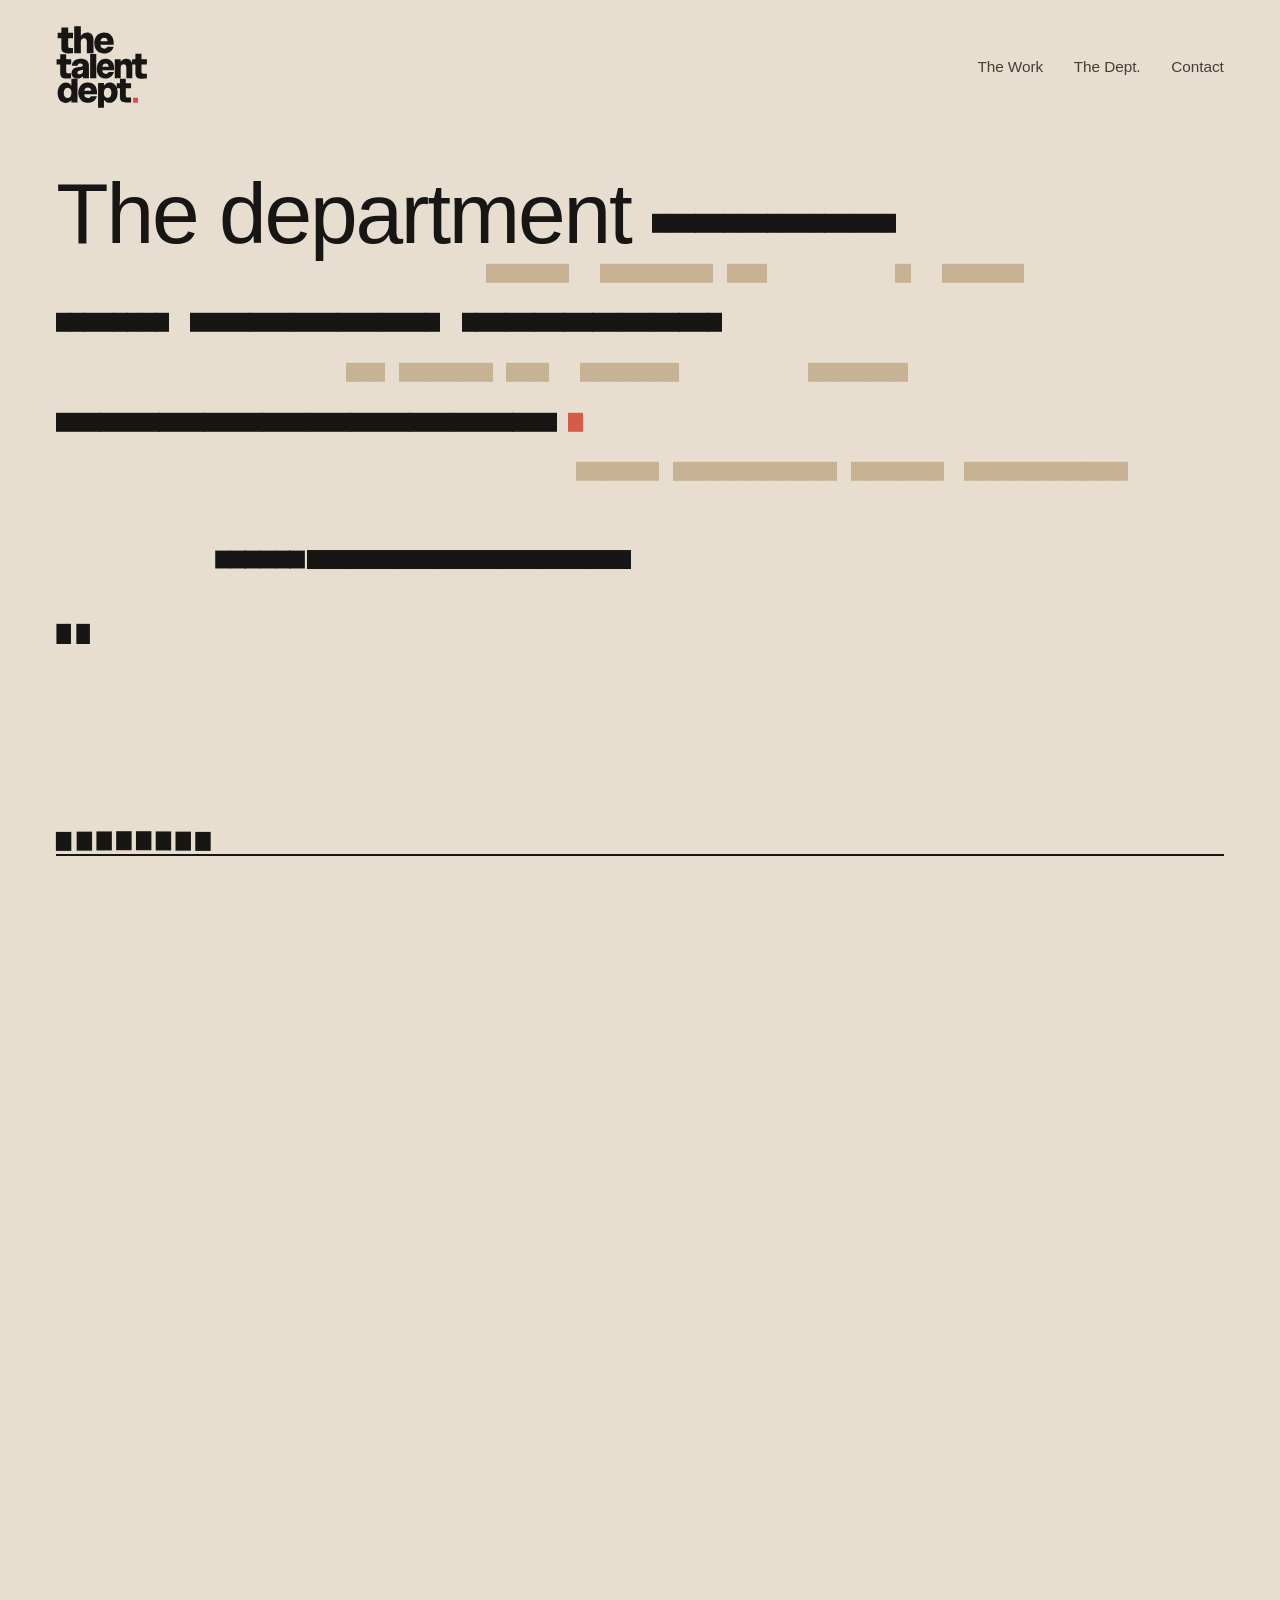
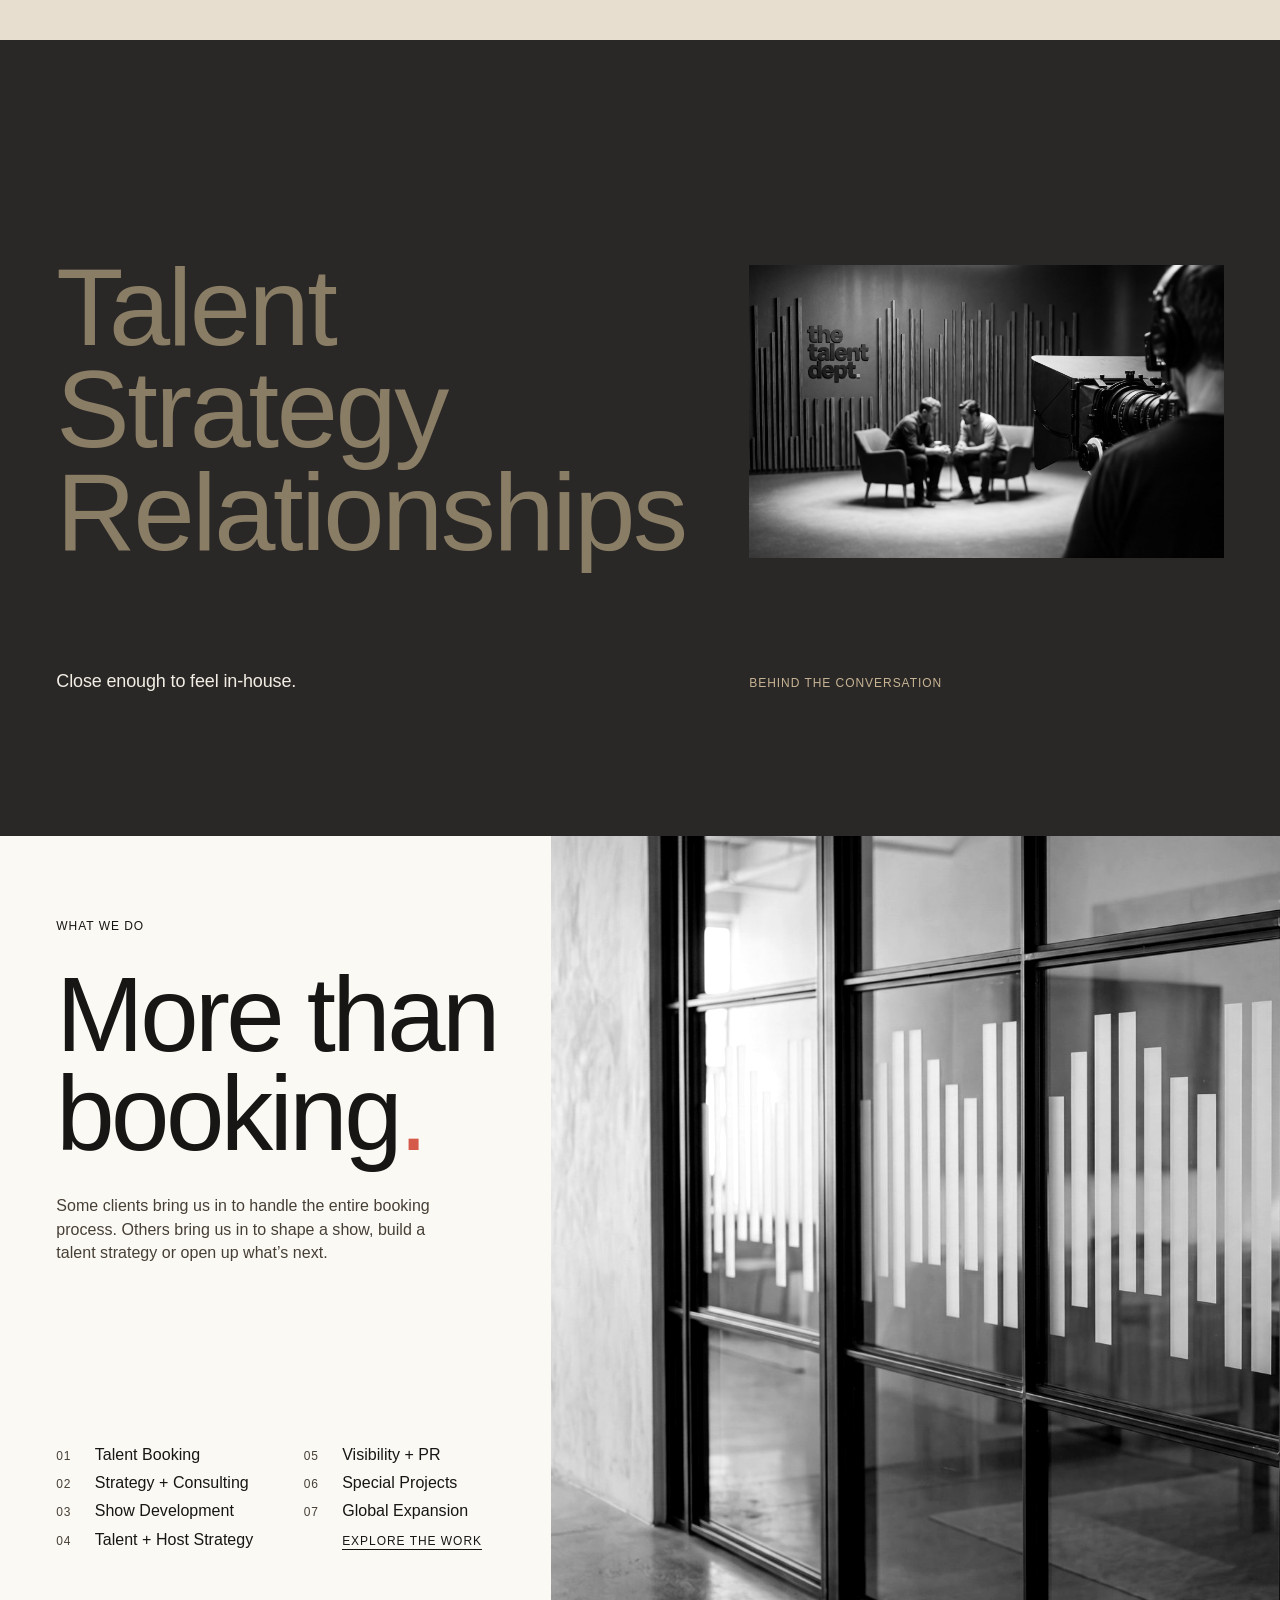
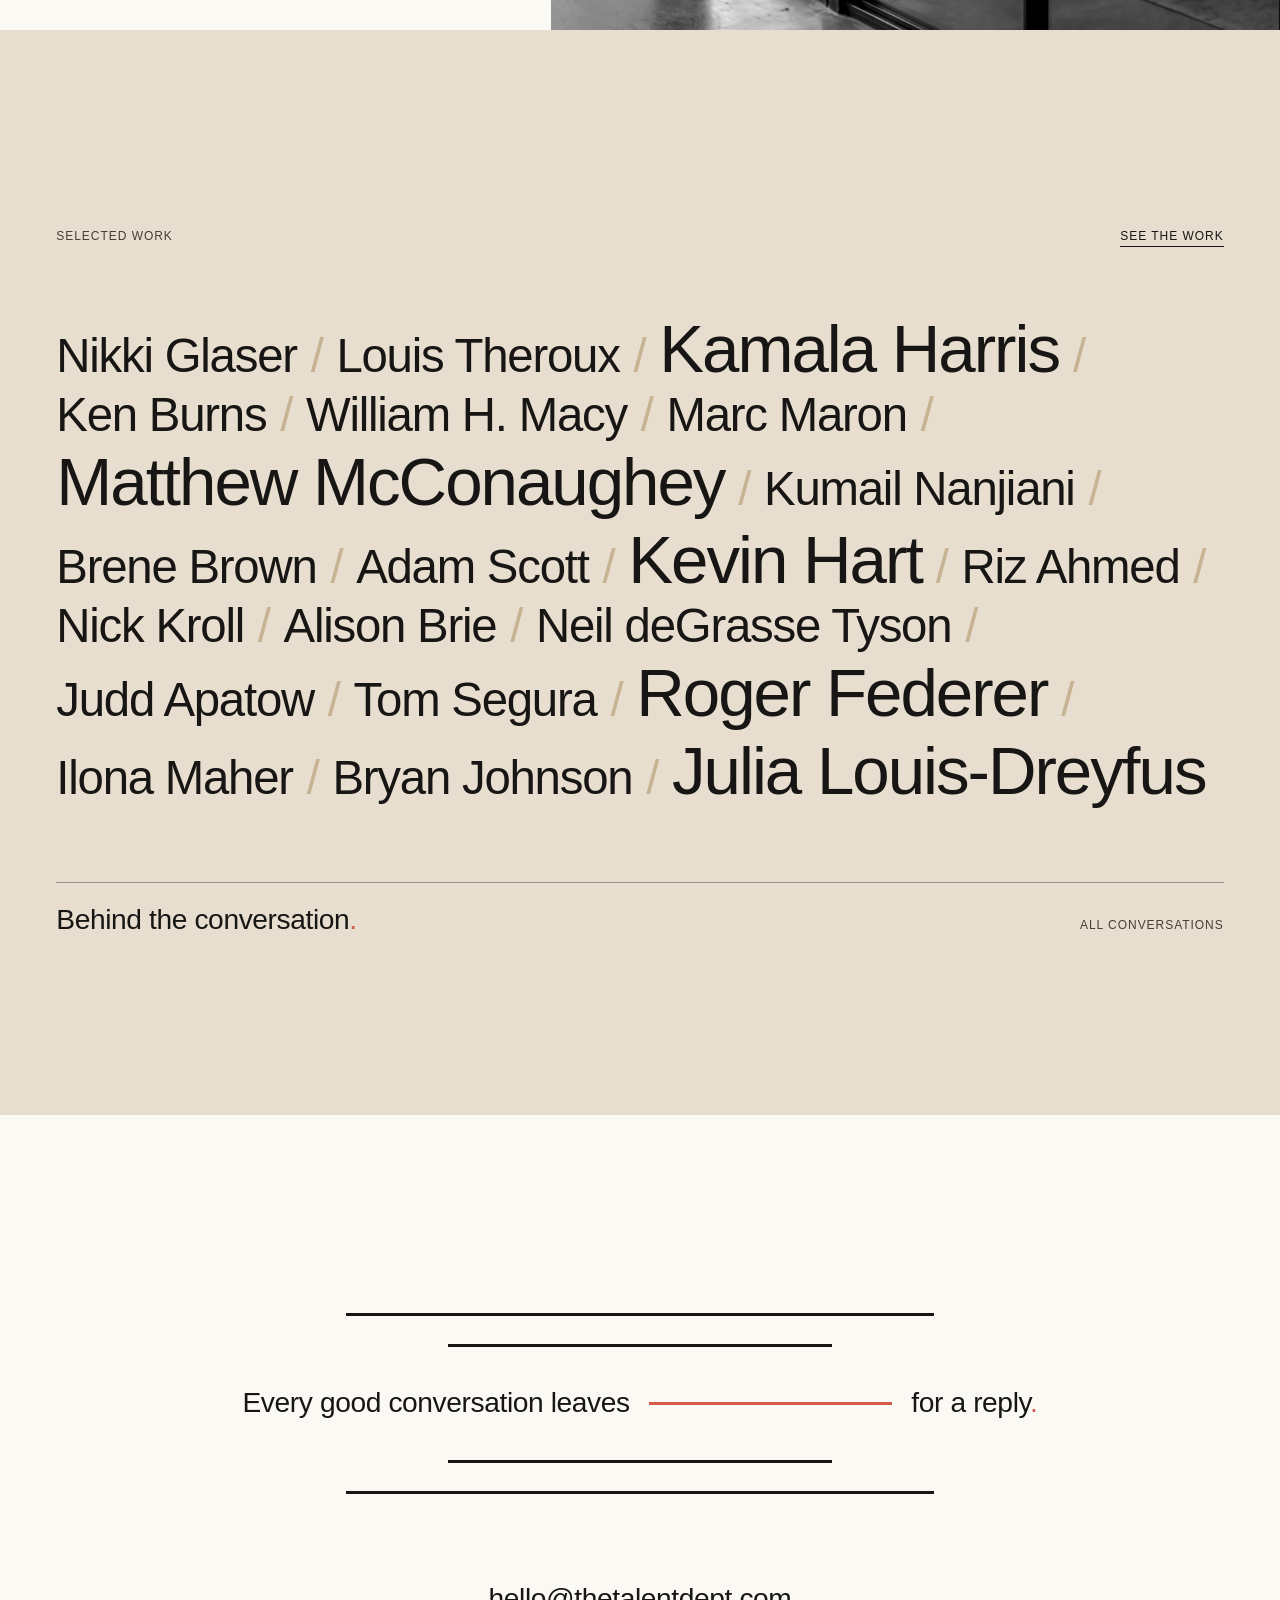
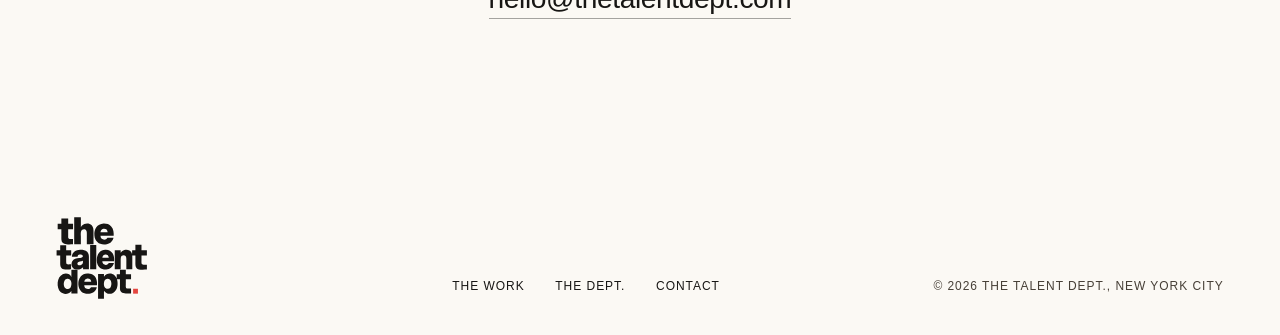
<file: index.html>
<!doctype html>
<html lang="en">
<head>
<meta charset="utf-8">
<meta name="viewport" content="width=device-width,initial-scale=1">
<meta name="robots" content="noindex">
<title>The Talent Dept.</title>
<link rel="icon" href="assets/ttd-logo-dark.svg">
<link rel="stylesheet" href="css/r10.css?v=20261019-v2c3">
<link rel="stylesheet" href="css/r10-contrast.css?v=20261019-v2c3">
<link rel="stylesheet" href="css/r11.css?v=20261019-v2c3">
<link rel="stylesheet" href="css/v.css?v=20261019-v2c3">
<script>var q=location.search,c=document.documentElement.classList;c.add('js');[['nav=min','nav-min'],['hero=b','hero-b'],['names=wall','names-wall'],['foot=2','foot-2'],['still','still'],['panel=frame','panel-frame']].forEach(function(p){if(q.indexOf(p[0])>-1)c.add(p[1])})</script>
<script src="js/city.js?v=20261019-v2c3" defer></script>
</head>
<body id="top">
<section class="hero4 band-t">
 <div class="stick">
  <header class="nav">
  <a class="logo" href="index.html"><img src="assets/ttd-logo-dark.svg" alt="The Talent Dept."></a>
  <nav aria-label="Main"><ul><li><a href="the-work.html">The Work</a></li><li><a href="the-dept.html">The Dept<span class=pd>.</span></a></li><li><a href="contact.html">Contact</a></li></ul></nav>
</header>
  <div class="stage">
    <div class="hb">
      <div class="lay far" aria-hidden="true"><div class="row dk" style="--k:0.5"><i style="left:38.00%;width:6.44%"></i><i style="left:46.84%;width:8.89%"></i><i style="left:56.83%;width:3.08%"></i><i style="left:69.91%;width:1.26%"></i><i style="left:73.57%;width:6.43%"></i></div><div class="row dk" style="--k:1.5"><i style="left:27.00%;width:3.08%"></i><i style="left:31.18%;width:7.28%"></i><i style="left:39.56%;width:3.36%"></i><i style="left:45.32%;width:7.77%"></i><i style="left:63.09%;width:7.91%"></i></div><div class="row dk" style="--k:2.5"><i style="left:45.00%;width:6.44%"></i><i style="left:52.54%;width:12.81%"></i><i style="left:66.45%;width:7.28%"></i><i style="left:75.33%;width:12.81%"></i></div><div class="row mb" style="--k:3.55"><i style="left:30.00%;width:6.44%"></i><i style="left:37.54%;width:3.08%"></i><i style="left:50.62%;width:12.81%"></i><i style="left:65.03%;width:7.77%"></i><i style="left:79.80%;width:3.08%"></i><i style="left:83.98%;width:10.08%"></i></div><div class="row mb" style="--k:4.5"><i style="left:14.00%;width:12.81%"></i><i style="left:28.41%;width:3.08%"></i><i style="left:33.89%;width:6.44%"></i><i style="left:42.73%;width:6.44%"></i><i style="left:56.17%;width:7.28%"></i><i style="left:64.55%;width:7.77%"></i><i style="left:73.92%;width:7.77%"></i></div><div class="row mb" style="--k:5.5"><i style="left:36.00%;width:8.89%"></i><i style="left:47.29%;width:3.08%"></i><i style="left:51.47%;width:10.08%"></i><i style="left:63.15%;width:8.89%"></i><i style="left:73.14%;width:7.77%"></i><i style="left:82.51%;width:1.26%"></i><i style="left:85.37%;width:7.77%"></i><i style="left:95.54%;width:3.08%"></i></div><div class="row mb" style="--k:6.5"><i style="left:8.00%;width:1.26%"></i><i style="left:16.26%;width:3.36%"></i><i style="left:22.02%;width:10.08%"></i><i style="left:33.70%;width:1.26%"></i><i style="left:44.96%;width:8.89%"></i><i style="left:54.95%;width:10.08%"></i><i style="left:66.63%;width:8.89%"></i><i style="left:76.62%;width:3.38%"></i></div></div>
      <h1 class="hl"><span class="wd"><span class="tx">The</span><span class="dash" aria-hidden="true"></span></span> <span class="wd"><span class="tx">department</span><span class="dash" aria-hidden="true"></span></span> <span class="wd"><span class="tx">behind</span><span class="dash" aria-hidden="true"></span></span><br class="d"> <span class="wd"><span class="tx">the</span><span class="dash" aria-hidden="true"></span></span> <span class="wd"><span class="tx">world’s</span><span class="dash" aria-hidden="true"></span></span> <span class="wd"><span class="tx">biggest</span><span class="dash" aria-hidden="true"></span></span><br class="d"> <span class="nw"><span class="wd"><span class="tx">conversations</span><span class="dash" aria-hidden="true"></span></span><span class="wd pd"><span class="tx"><i>.</i></span><span class="dash" aria-hidden="true"></span></span></span></h1>
    </div>
  </div>
 </div>
</section>

<section class="chairs2">
  <h2 class="words" aria-label="Talent, strategy, relationships"><span>Talent</span><span>Strategy</span><span>Relationships</span></h2>
  <figure><img src="assets/web/set.jpg" alt="Two people in conversation on a set, The Talent Dept. sign on the wall behind them" style="object-position:50% 46%"></figure>
  <div class="foot2"><p class="d4">Close enough to feel in-house.</p><p class="lbl">Behind the conversation</p></div>
</section>

<section class="vb">
  <figure class="vb-f"><img src="assets/web/glass.jpg" alt="The Talent Dept. rhythm frosted across the glass wall of a meeting room"></figure>
  <div class="vb-t">
    <p class="lbl">What we do</p>
    <h2 class="vb-h">More than<br><b>booking</b><i>.</i></h2>
    <p class="vb-p">Some clients bring us in to handle the entire booking process. Others bring us in to shape a show, build a talent strategy or open up what’s next.</p>
    <div class="vb-s">
      <ol><li><span>01</span>Talent Booking</li><li><span>02</span>Strategy + Consulting</li><li><span>03</span>Show Development</li><li><span>04</span>Talent + Host Strategy</li></ol>
      <ol start="5"><li><span>05</span>Visibility + PR</li><li><span>06</span>Special Projects</li><li><span>07</span>Global Expansion</li><li class="vb-go"><a class="lbl u" href="the-work.html">Explore the work</a></li></ol>
    </div>
  </div>
</section>

<section class="names2 band-t" id="names">
  <div class="hd"><p class="lbl soft">Selected work</p><a class="lbl u" href="the-work.html">See the work</a></div>
  <style>.wall:has(.s0:hover,.s0:focus) .n.s0{color:var(--ink)}.wall:has(.s0:hover,.s0:focus) .caps .s0{display:block}.wall:has(.s1:hover,.s1:focus) .n.s1{color:var(--ink)}.wall:has(.s1:hover,.s1:focus) .caps .s1{display:block}.wall:has(.s2:hover,.s2:focus) .n.s2{color:var(--ink)}.wall:has(.s2:hover,.s2:focus) .caps .s2{display:block}.wall:has(.s3:hover,.s3:focus) .n.s3{color:var(--ink)}.wall:has(.s3:hover,.s3:focus) .caps .s3{display:block}.wall:has(.s4:hover,.s4:focus) .n.s4{color:var(--ink)}.wall:has(.s4:hover,.s4:focus) .caps .s4{display:block}.wall:has(.s5:hover,.s5:focus) .n.s5{color:var(--ink)}.wall:has(.s5:hover,.s5:focus) .caps .s5{display:block}.wall:has(.s6:hover,.s6:focus) .n.s6{color:var(--ink)}.wall:has(.s6:hover,.s6:focus) .caps .s6{display:block}.wall:has(.s7:hover,.s7:focus) .n.s7{color:var(--ink)}.wall:has(.s7:hover,.s7:focus) .caps .s7{display:block}.wall:has(.s8:hover,.s8:focus) .n.s8{color:var(--ink)}.wall:has(.s8:hover,.s8:focus) .caps .s8{display:block}.wall:has(.s9:hover,.s9:focus) .n.s9{color:var(--ink)}.wall:has(.s9:hover,.s9:focus) .caps .s9{display:block}.wall:has(.s10:hover,.s10:focus) .n.s10{color:var(--ink)}.wall:has(.s10:hover,.s10:focus) .caps .s10{display:block}</style><div class="wall"><p class="ws"><span class="w"><span class="n s6" tabindex="0">Nikki Glaser</span>&nbsp;<i class=sep>/</i></span> <span class="w"><span class="n s3" tabindex="0">Louis Theroux</span>&nbsp;<i class=sep>/</i></span> <span class="w"><span class="n s0 big" tabindex="0">Kamala Harris</span>&nbsp;<i class=sep>/</i></span> <span class="w"><span class="n s3" tabindex="0">Ken Burns</span>&nbsp;<i class=sep>/</i></span> <span class="w"><span class="n s7" tabindex="0">William H. Macy</span>&nbsp;<i class=sep>/</i></span> <span class="w"><span class="n s8" tabindex="0">Marc Maron</span>&nbsp;<i class=sep>/</i></span> <span class="w"><span class="n s1 big" tabindex="0">Matthew McConaughey</span>&nbsp;<i class=sep>/</i></span> <span class="w"><span class="n s9" tabindex="0">Kumail Nanjiani</span>&nbsp;<i class=sep>/</i></span> <span class="w"><span class="n s0" tabindex="0">Brene Brown</span>&nbsp;<i class=sep>/</i></span> <span class="w"><span class="n s4" tabindex="0">Adam Scott</span>&nbsp;<i class=sep>/</i></span> <span class="w"><span class="n s0 big" tabindex="0">Kevin Hart</span>&nbsp;<i class=sep>/</i></span> <span class="w"><span class="n s4" tabindex="0">Riz Ahmed</span>&nbsp;<i class=sep>/</i></span> <span class="w"><span class="n s5" tabindex="0">Nick Kroll</span>&nbsp;<i class=sep>/</i></span> <span class="w"><span class="n s5" tabindex="0">Alison Brie</span>&nbsp;<i class=sep>/</i></span> <span class="w"><span class="n s0" tabindex="0">Neil deGrasse Tyson</span>&nbsp;<i class=sep>/</i></span> <span class="w"><span class="n s1" tabindex="0">Judd Apatow</span>&nbsp;<i class=sep>/</i></span> <span class="w"><span class="n s1" tabindex="0">Tom Segura</span>&nbsp;<i class=sep>/</i></span> <span class="w"><span class="n s2 big" tabindex="0">Roger Federer</span>&nbsp;<i class=sep>/</i></span> <span class="w"><span class="n s10" tabindex="0">Ilona Maher</span>&nbsp;<i class=sep>/</i></span> <span class="w"><span class="n s2" tabindex="0">Bryan Johnson</span>&nbsp;<i class=sep>/</i></span> <span class="w"><span class="n s2 big" tabindex="0">Julia Louis-Dreyfus</span></span></p><div class="caps"><h2 class="cap all d3">Behind the <b>conversation</b><i>.</i></h2><p class="cap d3 s0">The Diary of a CEO</p><p class="cap d3 s1">Modern Wisdom</p><p class="cap d3 s2">What Now? with Trevor Noah</p><p class="cap d3 s3">Gavin Newsom</p><p class="cap d3 s4">Hollywood Handbook</p><p class="cap d3 s5">Take Your Shoes Off with Rick Glassman</p><p class="cap d3 s6">Get Real with Me with Alix Earle</p><p class="cap d3 s7">Thanks Dad with Ego Nwodim</p><p class="cap d3 s8">Bombing with Eric Andre</p><p class="cap d3 s9">Paul’s Best</p><p class="cap d3 s10">Olivia’s House</p><p class="lbl soft hint">All conversations</p></div></div>
</section>
<footer class="foot3 band-l" id="contact">
  <div class="reply" aria-label="Every good conversation leaves room for a reply.">
    <span class="ln l1"></span><span class="ln l2"></span>
    <p class="say d3"><span>Every good conversation leaves</span><span class="gap" aria-hidden="true"></span><span>for a reply<i>.</i></span></p>
    <span class="ln l2"></span><span class="ln l1"></span>
  </div>
  <p class="hall d1" aria-hidden="true">We’re just down the <b>hall</b><i>.</i></p>
  <a class="mail d3" href="mailto:hello@thetalentdept.com">hello@thetalentdept.com</a>
  <div class="base">
    <a class="lg" href="index.html"><img src="assets/ttd-logo-dark.svg" alt="The Talent Dept."></a>
    <nav class="lk lbl" aria-label="Footer"><a href="the-work.html">The Work</a><a href="the-dept.html">The Dept.</a><a href="contact.html">Contact</a></nav>
    <p class="cp lbl soft">© 2026 The Talent Dept., New York City</p>
  </div>
</footer>
</body>
</html>
</file>
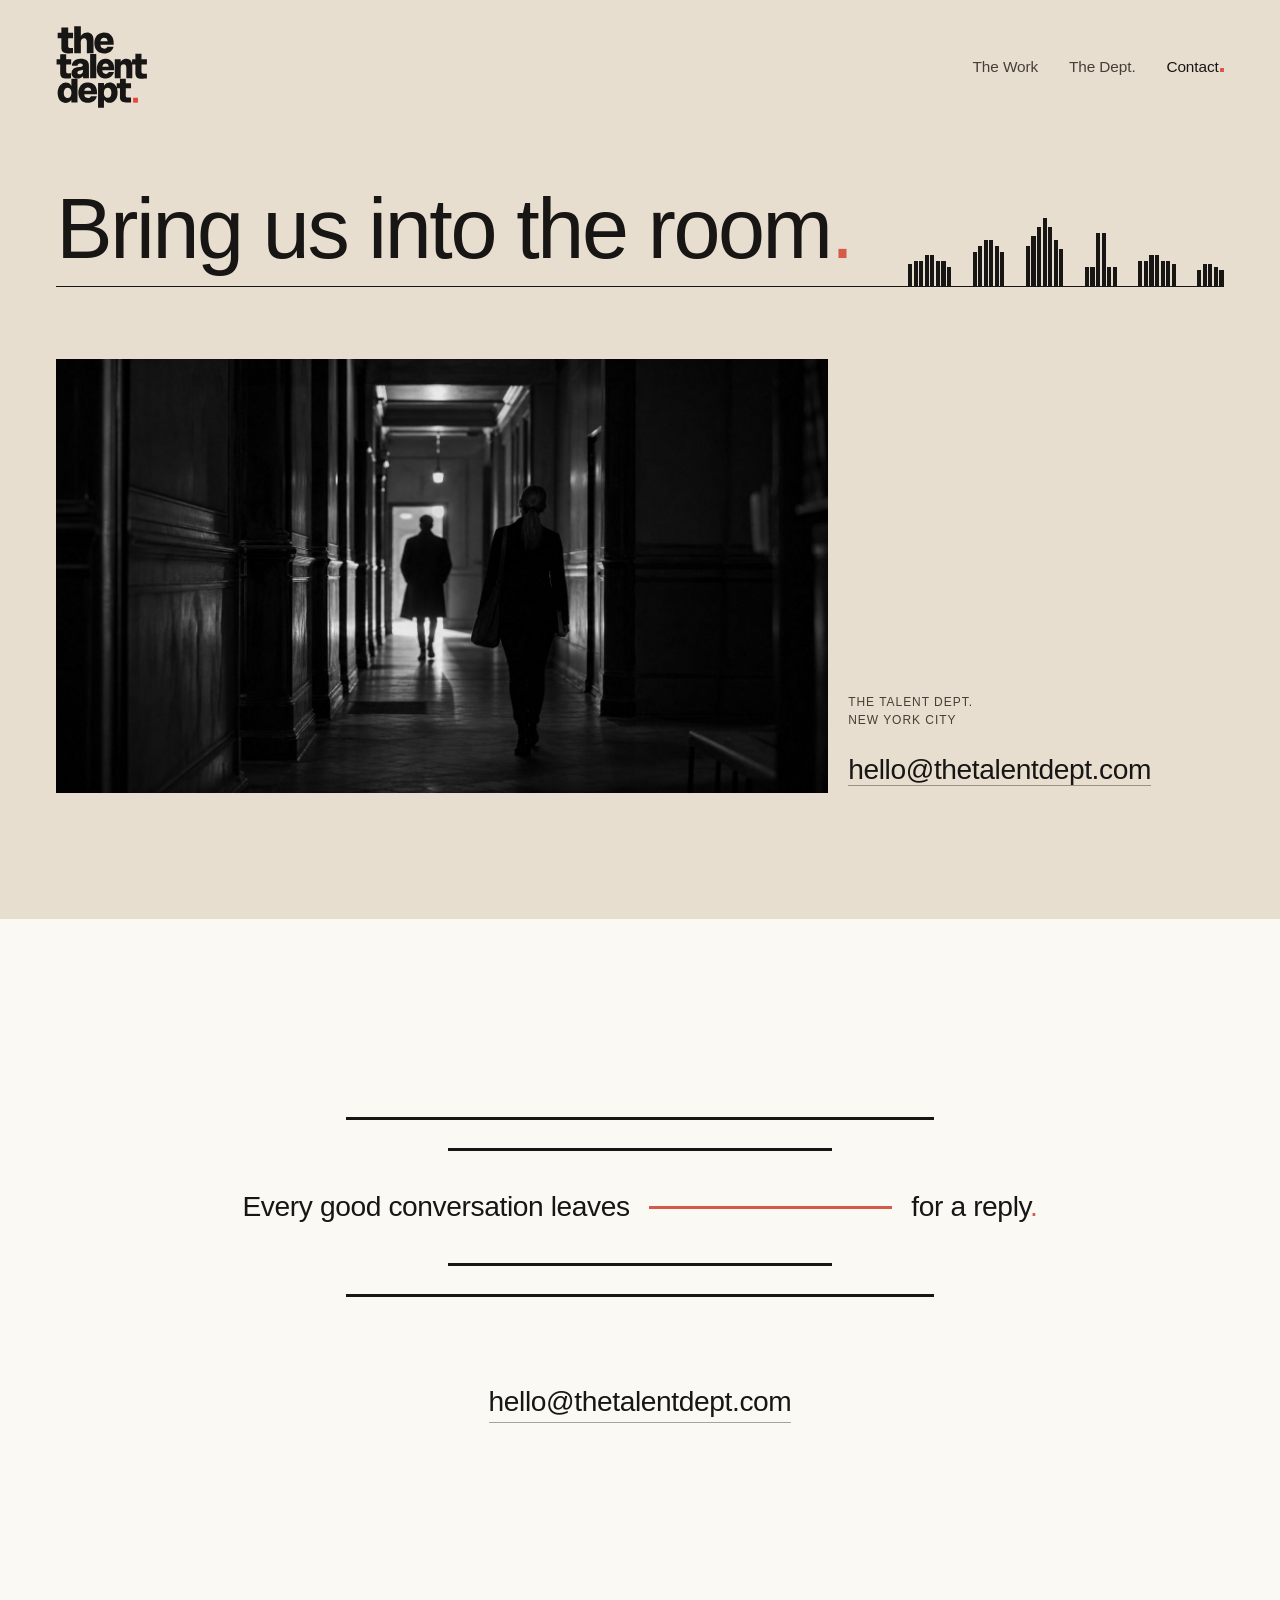
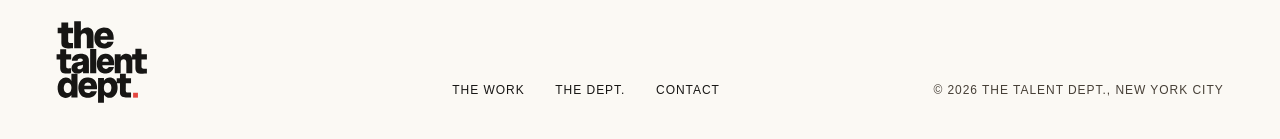
<file: contact.html>
<!doctype html>
<html lang="en">
<head>
<meta charset="utf-8">
<meta name="viewport" content="width=device-width,initial-scale=1">
<meta name="robots" content="noindex">
<title>Contact · The Talent Dept.</title>
<link rel="icon" href="assets/ttd-logo-dark.svg">
<link rel="stylesheet" href="css/r10.css?v=20261019-v2c3">
<link rel="stylesheet" href="css/r10-contrast.css?v=20261019-v2c3">
<link rel="stylesheet" href="css/r11.css?v=20261019-v2c3">
<link rel="stylesheet" href="css/v.css?v=20261019-v2c3">
<script>var q=location.search,c=document.documentElement.classList;c.add('js');[['nav=min','nav-min'],['hero=b','hero-b'],['names=wall','names-wall'],['foot=2','foot-2'],['still','still'],['panel=frame','panel-frame']].forEach(function(p){if(q.indexOf(p[0])>-1)c.add(p[1])})</script>
</head>
<body id="top" class="band-t">
<header class="nav">
  <a class="logo" href="index.html"><img src="assets/ttd-logo-dark.svg" alt="The Talent Dept."></a>
  <nav aria-label="Main"><ul><li><a href="the-work.html">The Work</a></li><li><a href="the-dept.html">The Dept<span class=pd>.</span></a></li><li><a href="contact.html" class=on aria-current=page>Contact</a></li></ul></nav>
</header>
<main class="ct">
  <div class="hz hz-ct"><h1 class="ct-h">Bring us into the <b>room</b><i>.</i></h1><span class="hz-c" role="img" aria-label="A fine skyline of six clusters on one ground line"><span class="hz-k"><i style="--n:7"></i><i style="--n:8"></i><i style="--n:8"></i><i style="--n:10"></i><i style="--n:10"></i><i style="--n:8"></i><i style="--n:8"></i><i style="--n:6"></i></span><span class="hz-k"><i style="--n:11"></i><i style="--n:13"></i><i style="--n:15"></i><i style="--n:15"></i><i style="--n:13"></i><i style="--n:11"></i></span><span class="hz-k"><i style="--n:13"></i><i style="--n:16"></i><i style="--n:19"></i><i style="--n:22"></i><i style="--n:19"></i><i style="--n:15"></i><i style="--n:12"></i></span><span class="hz-k"><i style="--n:6"></i><i style="--n:6"></i><i style="--n:17"></i><i style="--n:17"></i><i style="--n:6"></i><i style="--n:6"></i></span><span class="hz-k"><i style="--n:8"></i><i style="--n:8"></i><i style="--n:10"></i><i style="--n:10"></i><i style="--n:8"></i><i style="--n:8"></i><i style="--n:7"></i></span><span class="hz-k"><i style="--n:5"></i><i style="--n:7"></i><i style="--n:7"></i><i style="--n:6"></i><i style="--n:5"></i></span></span></div>
  <div class="ct-b">
    <figure><img src="assets/web/corridor.jpg" alt="Two people walking down a long hallway toward a lit doorway" style="object-position:50% 50%"></figure>
    <div class="ct-t">
      <p class="lbl soft">The Talent Dept.<br>New York City</p>
      <a class="ct-mail" href="mailto:hello@thetalentdept.com">hello@thetalentdept.com</a>
    </div>
  </div>
</main>
<footer class="foot3 band-l" id="contact">
  <div class="reply" aria-label="Every good conversation leaves room for a reply.">
    <span class="ln l1"></span><span class="ln l2"></span>
    <p class="say d3"><span>Every good conversation leaves</span><span class="gap" aria-hidden="true"></span><span>for a reply<i>.</i></span></p>
    <span class="ln l2"></span><span class="ln l1"></span>
  </div>
  <p class="hall d1" aria-hidden="true">We’re just down the <b>hall</b><i>.</i></p>
  <a class="mail d3" href="mailto:hello@thetalentdept.com">hello@thetalentdept.com</a>
  <div class="base">
    <a class="lg" href="index.html"><img src="assets/ttd-logo-dark.svg" alt="The Talent Dept."></a>
    <nav class="lk lbl" aria-label="Footer"><a href="the-work.html">The Work</a><a href="the-dept.html">The Dept.</a><a href="contact.html">Contact</a></nav>
    <p class="cp lbl soft">© 2026 The Talent Dept., New York City</p>
  </div>
</footer>
</body>
</html>
</file>
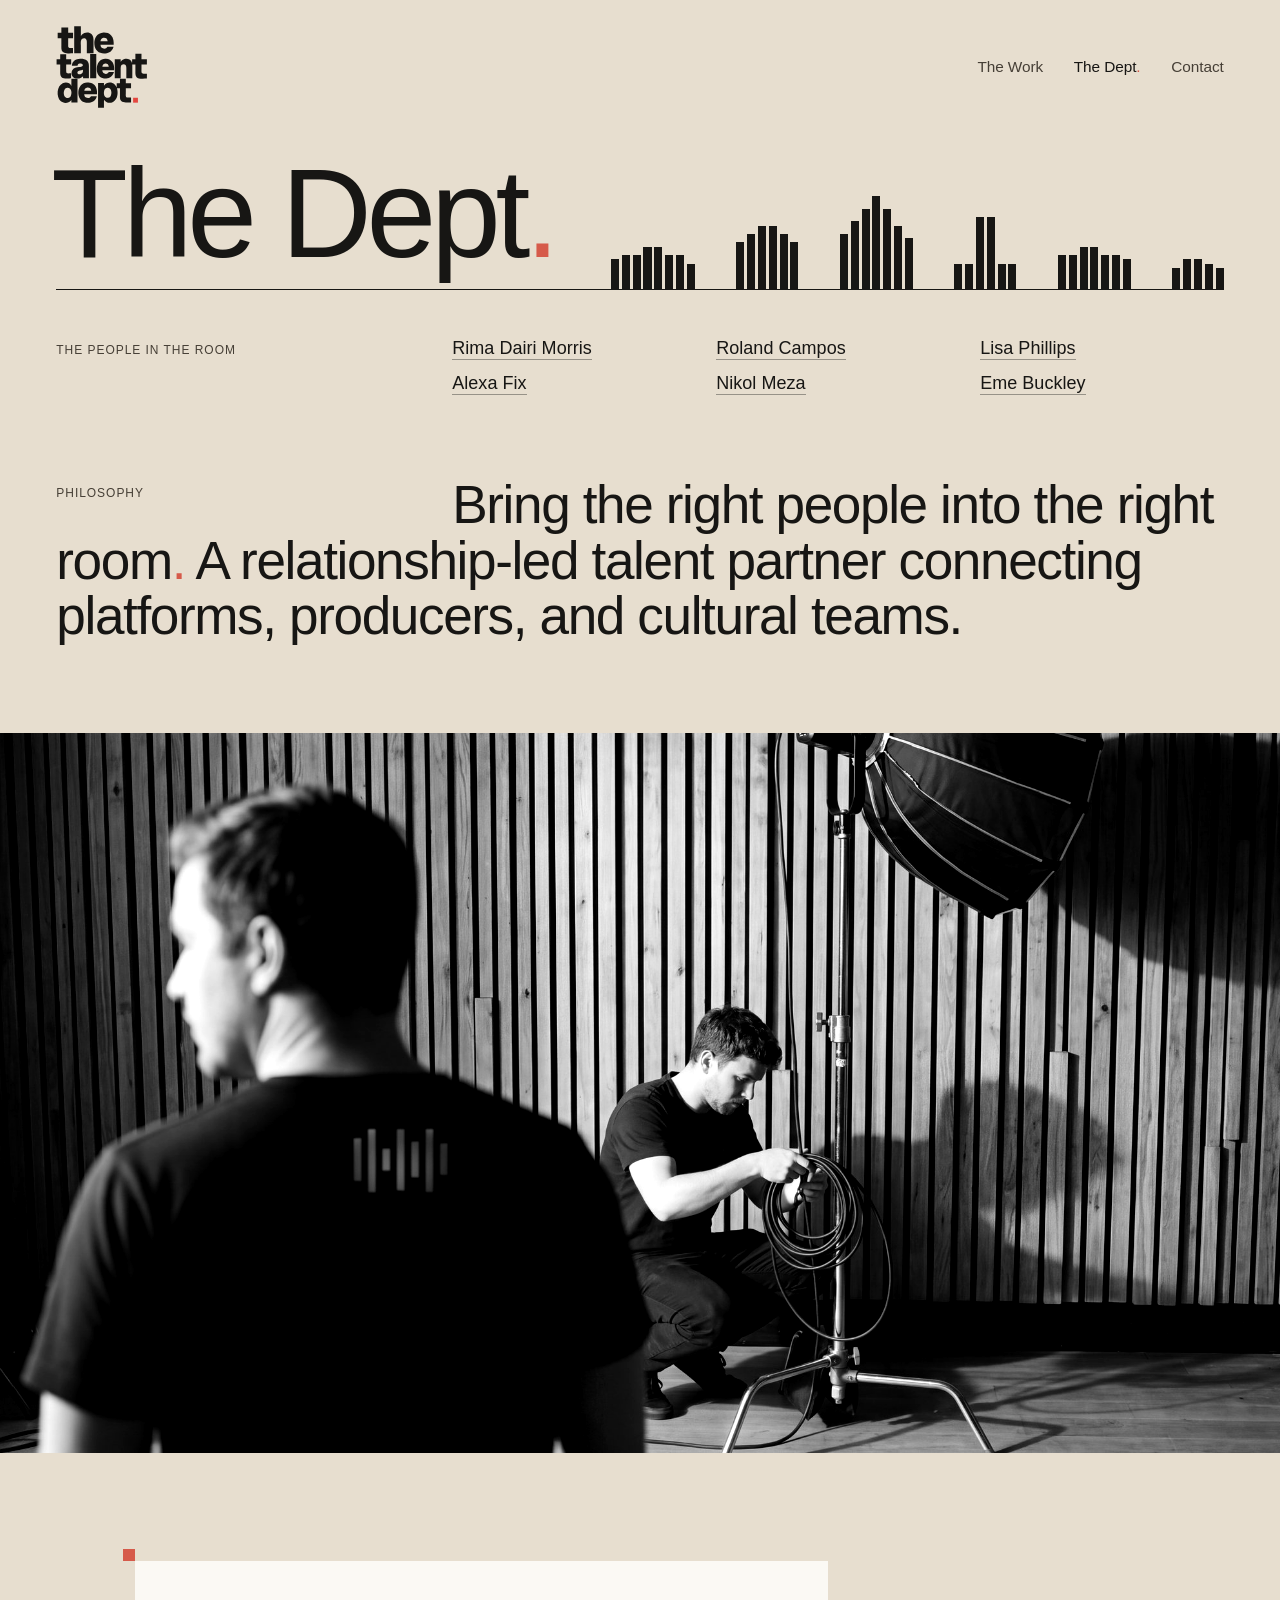
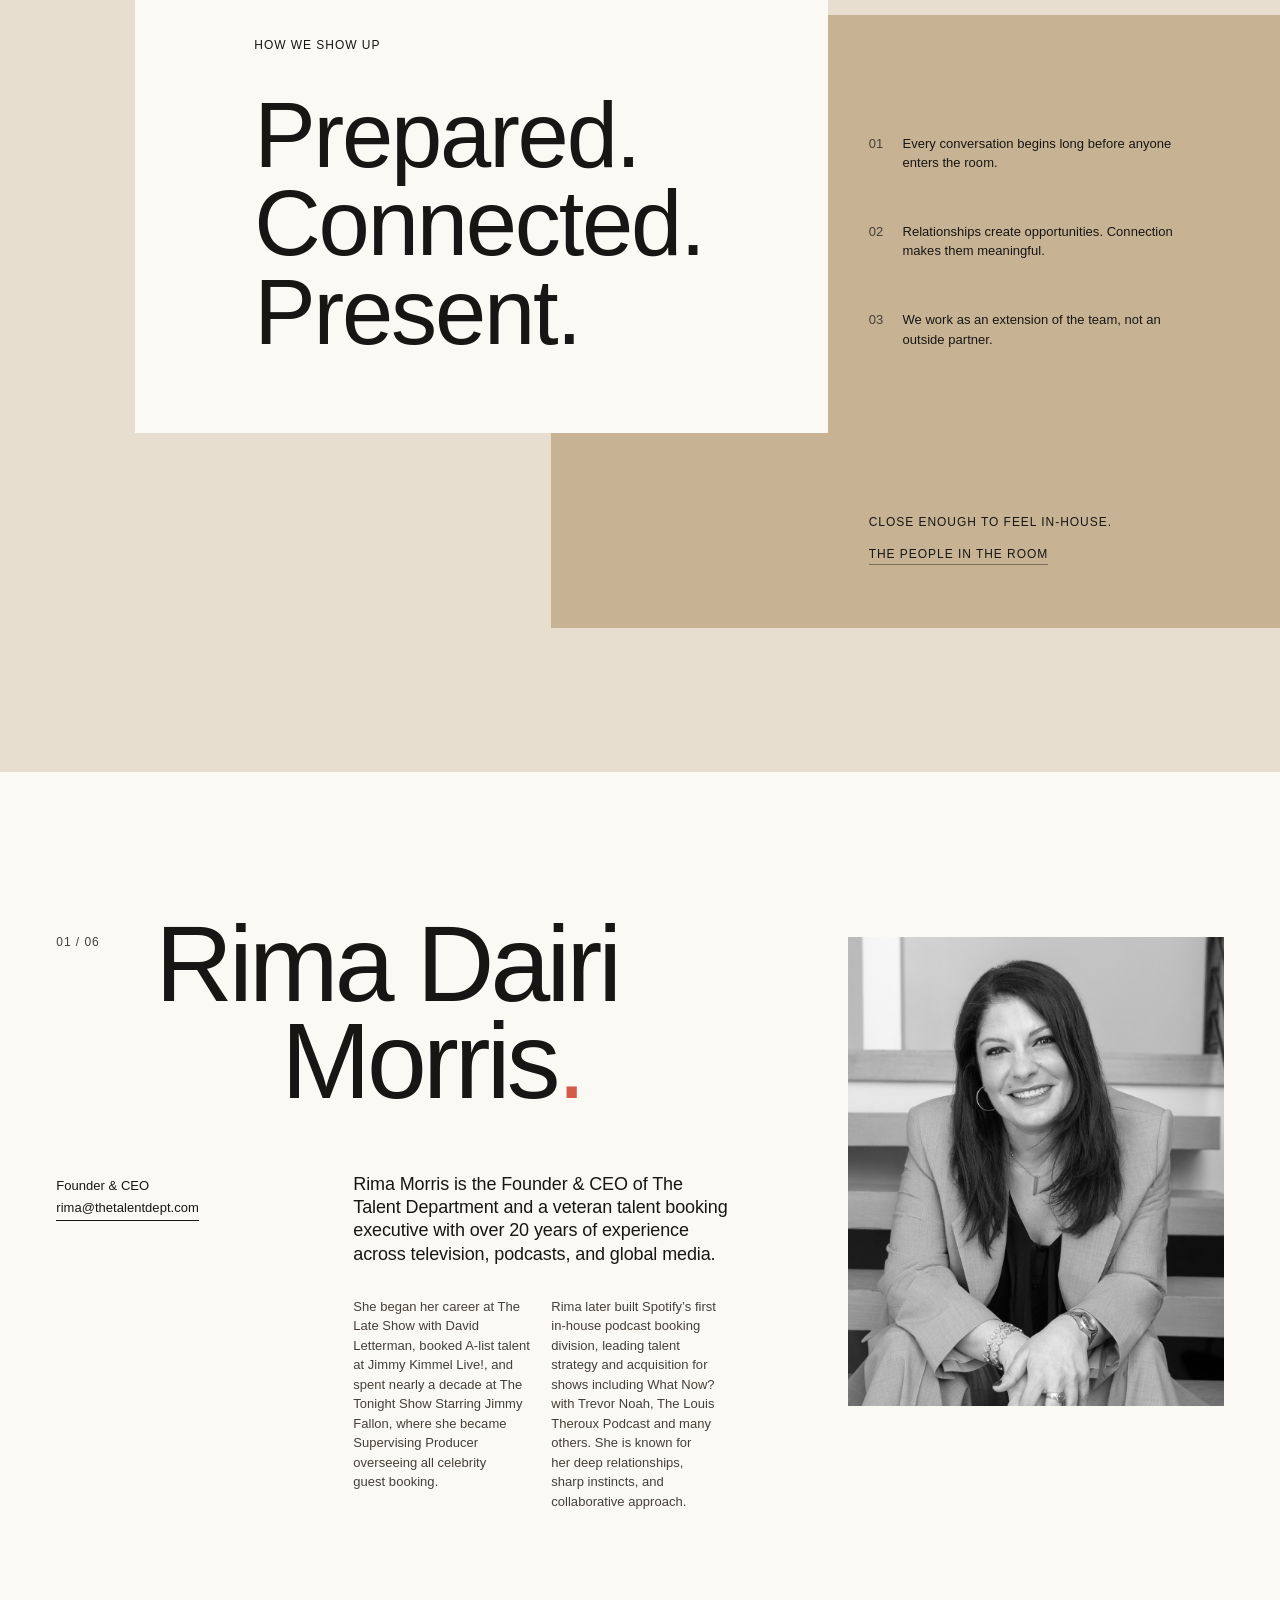
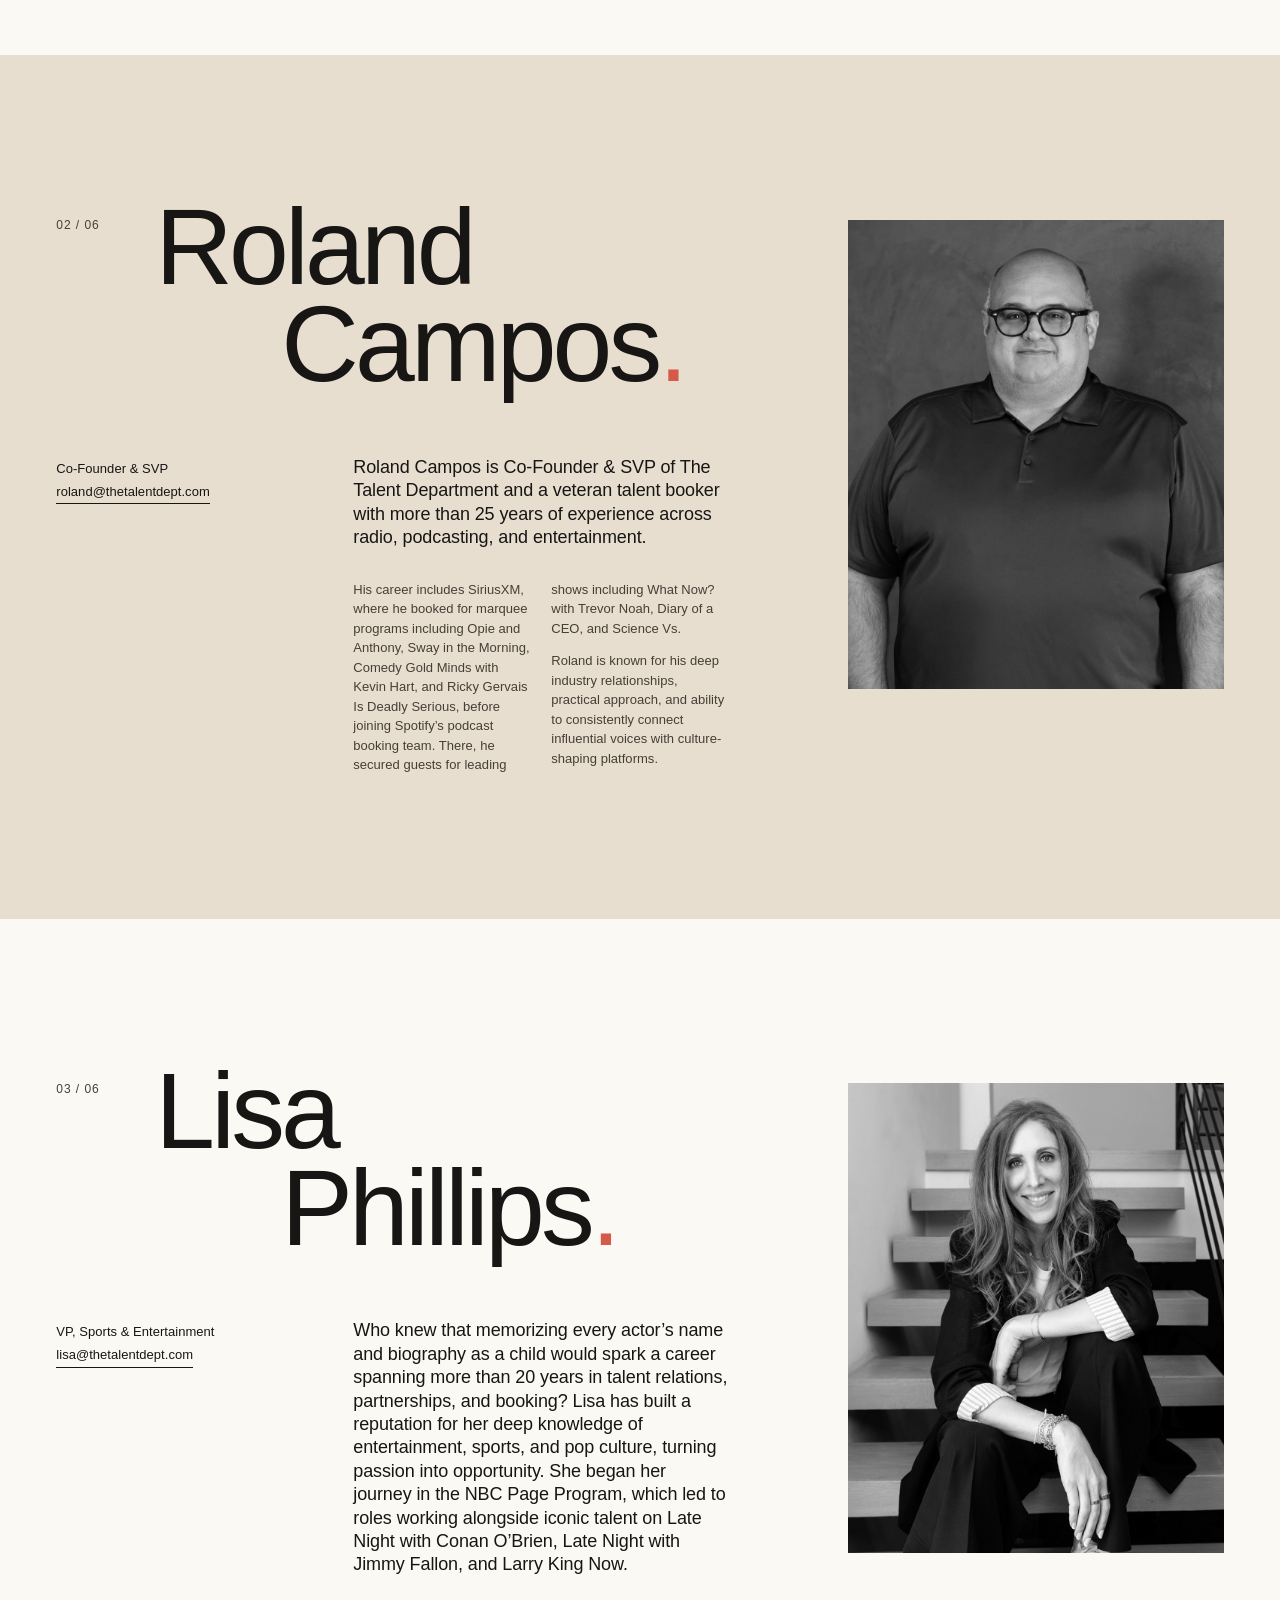
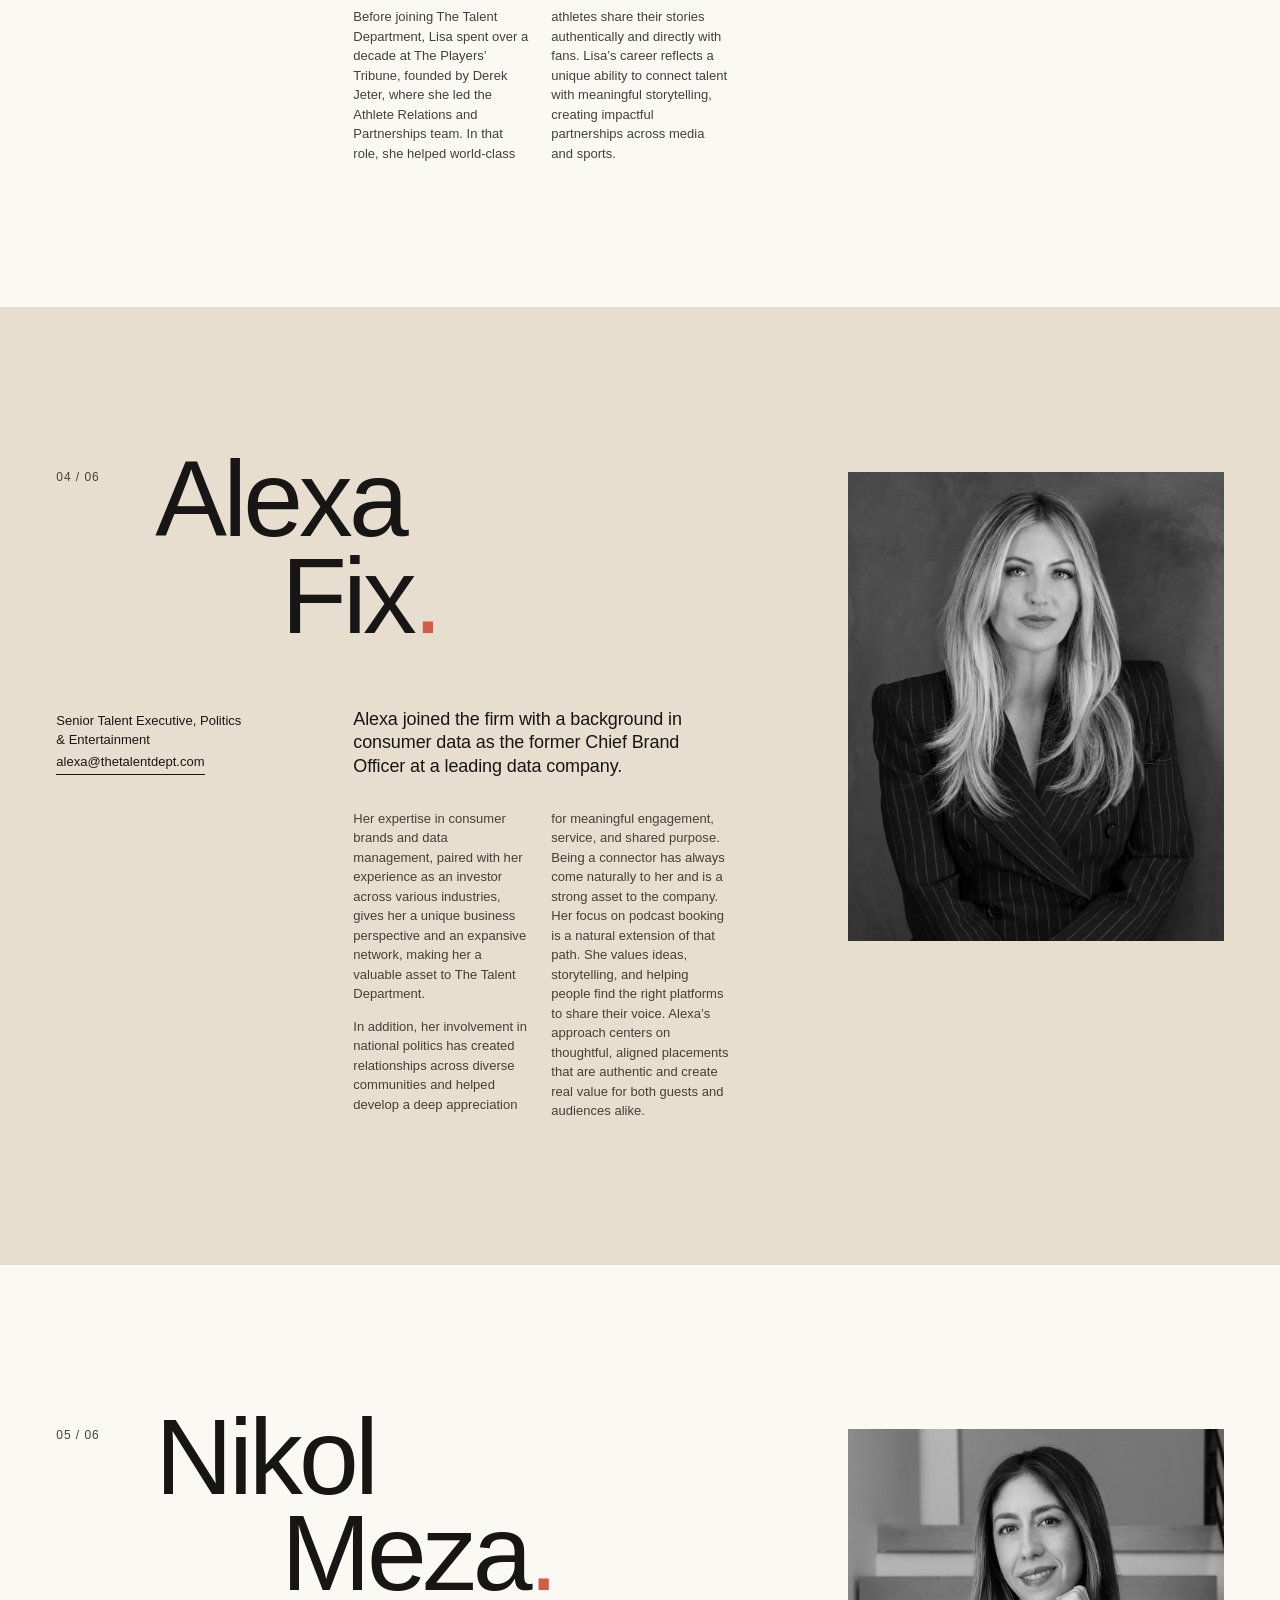
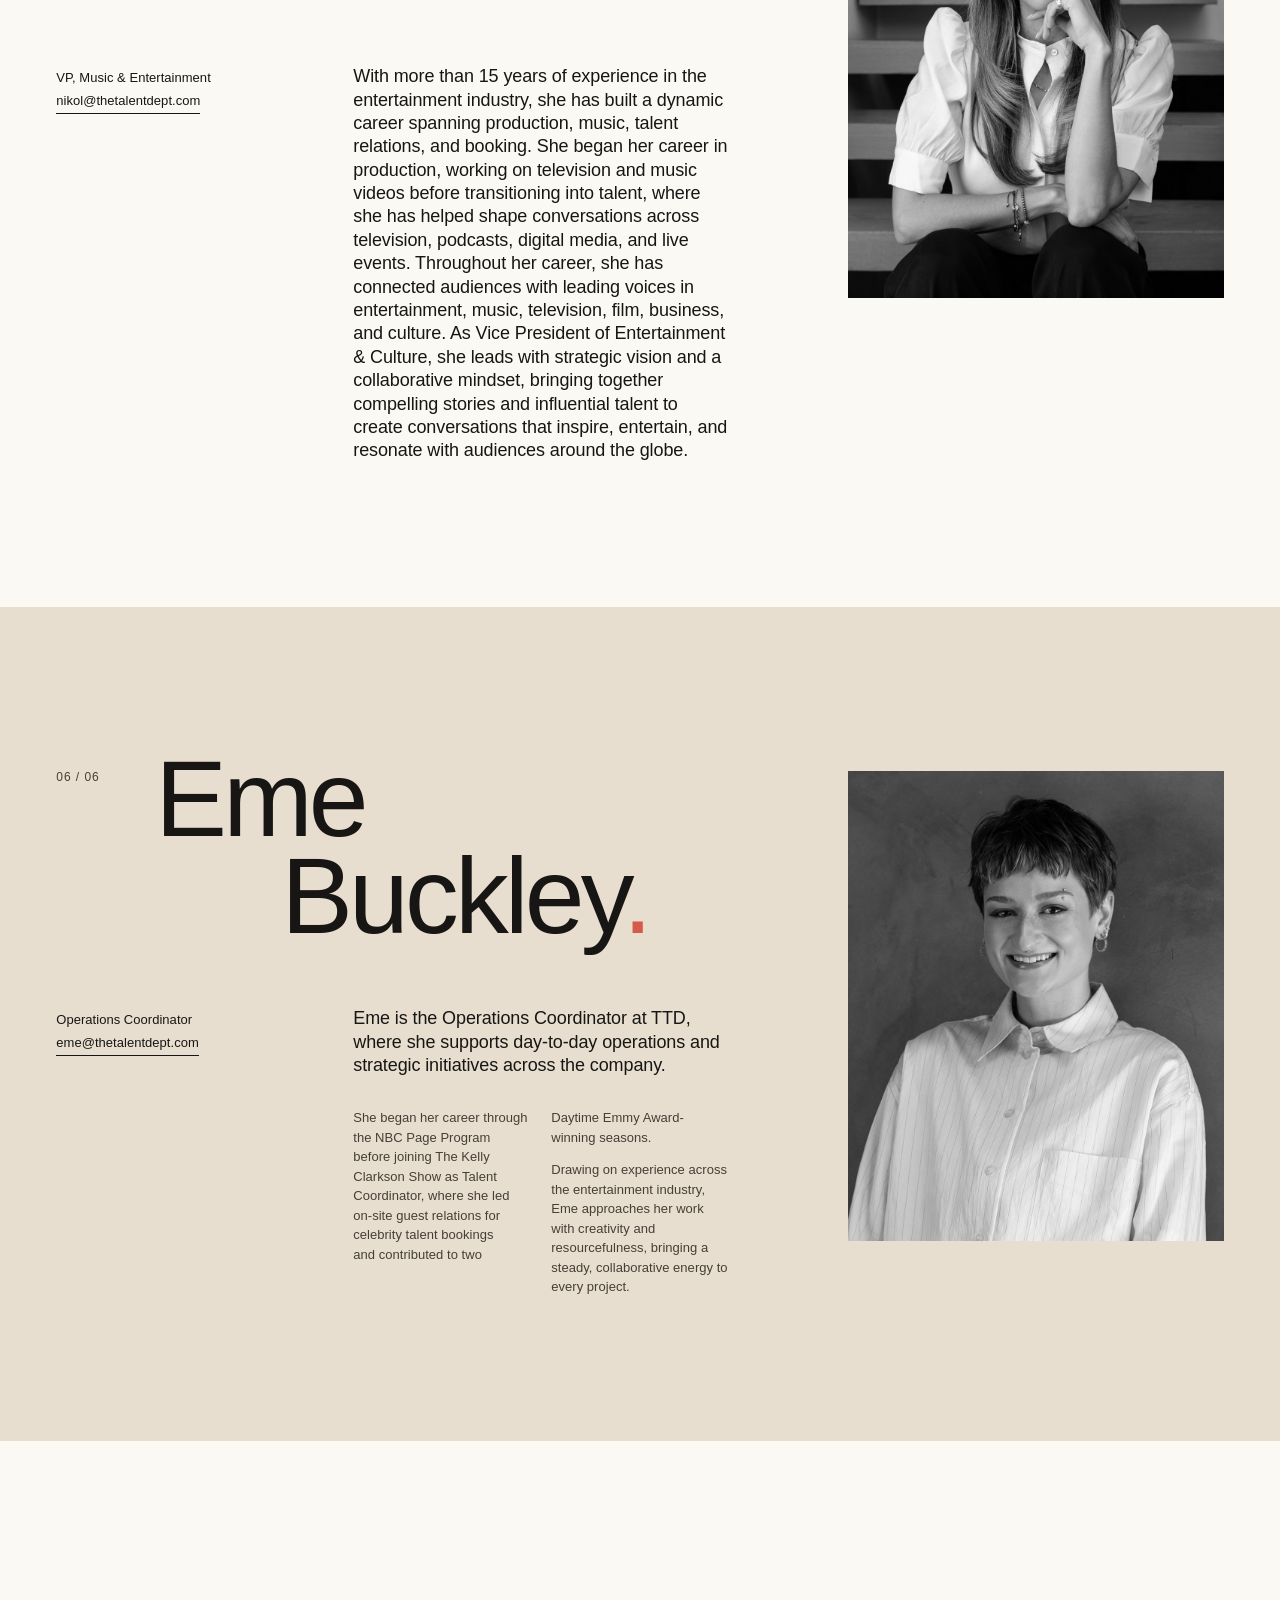
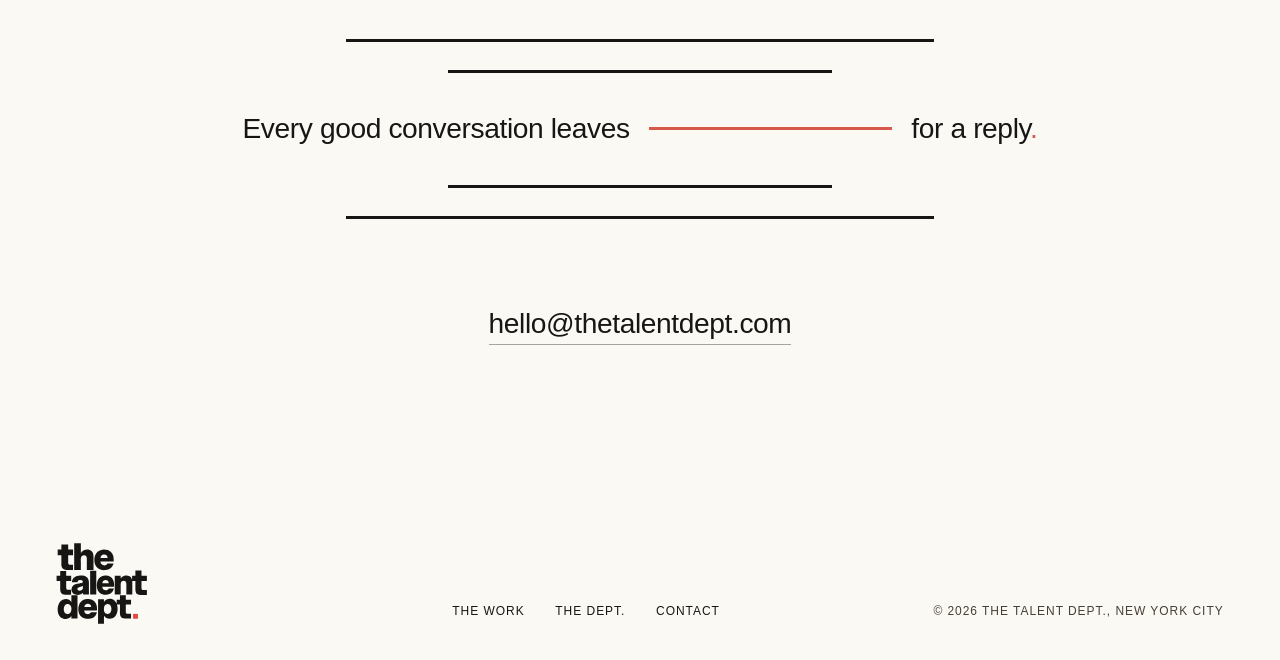
<file: the-dept.html>
<!doctype html>
<html lang="en">
<head>
<meta charset="utf-8">
<meta name="viewport" content="width=device-width,initial-scale=1">
<meta name="robots" content="noindex">
<title>The Dept. · The Talent Dept.</title>
<link rel="icon" href="assets/ttd-logo-dark.svg">
<link rel="stylesheet" href="css/r10.css?v=20261019-v2c3">
<link rel="stylesheet" href="css/r10-contrast.css?v=20261019-v2c3">
<link rel="stylesheet" href="css/r11.css?v=20261019-v2c3">
<link rel="stylesheet" href="css/v.css?v=20261019-v2c3">
<script>var q=location.search,c=document.documentElement.classList;c.add('js');[['nav=min','nav-min'],['hero=b','hero-b'],['names=wall','names-wall'],['foot=2','foot-2'],['still','still'],['panel=frame','panel-frame']].forEach(function(p){if(q.indexOf(p[0])>-1)c.add(p[1])})</script>
</head>
<body id="top">
<div class="band-t"><header class="nav">
  <a class="logo" href="index.html"><img src="assets/ttd-logo-dark.svg" alt="The Talent Dept."></a>
  <nav aria-label="Main"><ul><li><a href="the-work.html">The Work</a></li><li><a href="the-dept.html" class=on aria-current=page>The Dept<span class=pd>.</span></a></li><li><a href="contact.html">Contact</a></li></ul></nav>
</header>
<header class="ag">
  <div class="hz"><h1 class="ag-t">The Dept<i>.</i></h1><span class="hz-c" role="img" aria-label="A fine skyline of six clusters, one for each person in the room"><span class="hz-k"><i style="--n:7"></i><i style="--n:8"></i><i style="--n:8"></i><i style="--n:10"></i><i style="--n:10"></i><i style="--n:8"></i><i style="--n:8"></i><i style="--n:6"></i></span><span class="hz-k"><i style="--n:11"></i><i style="--n:13"></i><i style="--n:15"></i><i style="--n:15"></i><i style="--n:13"></i><i style="--n:11"></i></span><span class="hz-k"><i style="--n:13"></i><i style="--n:16"></i><i style="--n:19"></i><i style="--n:22"></i><i style="--n:19"></i><i style="--n:15"></i><i style="--n:12"></i></span><span class="hz-k"><i style="--n:6"></i><i style="--n:6"></i><i style="--n:17"></i><i style="--n:17"></i><i style="--n:6"></i><i style="--n:6"></i></span><span class="hz-k"><i style="--n:8"></i><i style="--n:8"></i><i style="--n:10"></i><i style="--n:10"></i><i style="--n:8"></i><i style="--n:8"></i><i style="--n:7"></i></span><span class="hz-k"><i style="--n:5"></i><i style="--n:7"></i><i style="--n:7"></i><i style="--n:6"></i><i style="--n:5"></i></span></span></div>
  <div class="ag-row"><p class="lbl soft">The people in the room</p><ul><li><a href="#rima" data-p="0">Rima Dairi Morris</a></li><li><a href="#roland" data-p="1">Roland Campos</a></li><li><a href="#lisa" data-p="2">Lisa Phillips</a></li><li><a href="#alexa" data-p="3">Alexa Fix</a></li><li><a href="#nikol" data-p="4">Nikol Meza</a></li><li><a href="#eme" data-p="5">Eme Buckley</a></li></ul></div>
  <div class="ag-p"><p class="lbl soft">Philosophy</p><p class="q">Bring the right people into the right <b>room</b><i>.</i> A relationship-led talent partner connecting platforms, producers, and cultural teams.</p></div>
</header></div>
<figure class="ag-ph"><img src="assets/web/crew.jpg" alt="A crew member setting a light on set, a colleague watching" style="object-position:58% 42%"></figure>

<section class="lock3 band-t">
  <span class="l3-plane" aria-hidden="true"></span>
  <span class="l3-sheet" aria-hidden="true"></span>
  <p class="lbl l3-l">How we show up</p>
  <p class="l3-w r1">Prepared<i>.</i></p><p class="l3-m r1"><span>01</span>Every conversation begins long before anyone enters the room.</p>
  <p class="l3-w r2">Connected<i>.</i></p><p class="l3-m r2"><span>02</span>Relationships create opportunities. Connection makes them meaningful.</p>
  <p class="l3-w r3">Present<i>.</i></p><p class="l3-m r3"><span>03</span>We work as an extension of the team, not an outside partner.</p>
  <div class="l3-end"><p class="lbl">Close enough to feel in-house.</p><a class="lbl u" href="#rima">The people in the room</a></div>
</section>

<section>
<article class="pb band-l" id="rima">
  <p class="lbl soft pb-i">01 / 06</p>
  <h2 class="pb-n"><span class="l1">Rima Dairi</span><span class="l2">Morris<i>.</i></span></h2>
  <div class="pb-w"><p class="lab">Founder &amp; CEO</p><a class="u" href="mailto:rima@thetalentdept.com">rima@thetalentdept.com</a></div>
  <div class="pb-t"><div class="pb-lead"><p>Rima Morris is the Founder &amp; CEO of The Talent Department and a veteran talent booking executive with over 20 years of experience across television, podcasts, and global media.</p></div><div class="pb-rest"><p>She began her career at The Late Show with David Letterman, booked A-list talent at Jimmy Kimmel Live!, and spent nearly a decade at The Tonight Show Starring Jimmy Fallon, where she became Supervising Producer overseeing all celebrity guest booking.</p><p>Rima later built Spotify’s first in-house podcast booking division, leading talent strategy and acquisition for shows including What Now? with Trevor Noah, The Louis Theroux Podcast and many others. She is known for her deep relationships, sharp instincts, and collaborative approach.</p></div></div>
  <figure class="pb-p"><img src="assets/team/team-auburn.jpg" alt="Rima Dairi Morris"></figure>
</article>
<article class="pb band-t" id="roland">
  <p class="lbl soft pb-i">02 / 06</p>
  <h2 class="pb-n"><span class="l1">Roland</span><span class="l2">Campos<i>.</i></span></h2>
  <div class="pb-w"><p class="lab">Co-Founder &amp; SVP</p><a class="u" href="mailto:roland@thetalentdept.com">roland@thetalentdept.com</a></div>
  <div class="pb-t"><div class="pb-lead"><p>Roland Campos is Co-Founder &amp; SVP of The Talent Department and a veteran talent booker with more than 25 years of experience across radio, podcasting, and entertainment.</p></div><div class="pb-rest"><p>His career includes SiriusXM, where he booked for marquee programs including Opie and Anthony, Sway in the Morning, Comedy Gold Minds with Kevin Hart, and Ricky Gervais Is Deadly Serious, before joining Spotify’s podcast booking team. There, he secured guests for leading shows including What Now? with Trevor Noah, Diary of a CEO, and Science Vs.</p><p>Roland is known for his deep industry relationships, practical approach, and ability to consistently connect influential voices with culture-shaping platforms.</p></div></div>
  <figure class="pb-p"><img src="assets/team/team-man.jpg" alt="Roland Campos"></figure>
</article>
<article class="pb band-l" id="lisa">
  <p class="lbl soft pb-i">03 / 06</p>
  <h2 class="pb-n"><span class="l1">Lisa</span><span class="l2">Phillips<i>.</i></span></h2>
  <div class="pb-w"><p class="lab">VP, Sports &amp; Entertainment</p><a class="u" href="mailto:lisa@thetalentdept.com">lisa@thetalentdept.com</a></div>
  <div class="pb-t"><div class="pb-lead"><p>Who knew that memorizing every actor’s name and biography as a child would spark a career spanning more than 20 years in talent relations, partnerships, and booking? Lisa has built a reputation for her deep knowledge of entertainment, sports, and pop culture, turning passion into opportunity. She began her journey in the NBC Page Program, which led to roles working alongside iconic talent on Late Night with Conan O’Brien, Late Night with Jimmy Fallon, and Larry King Now.</p></div><div class="pb-rest"><p>Before joining The Talent Department, Lisa spent over a decade at The Players’ Tribune, founded by Derek Jeter, where she led the Athlete Relations and Partnerships team. In that role, she helped world-class athletes share their stories authentically and directly with fans. Lisa’s career reflects a unique ability to connect talent with meaningful storytelling, creating impactful partnerships across media and sports.</p></div></div>
  <figure class="pb-p"><img src="assets/team/team-sage.jpg" alt="Lisa Phillips"></figure>
</article>
<article class="pb band-t" id="alexa">
  <p class="lbl soft pb-i">04 / 06</p>
  <h2 class="pb-n"><span class="l1">Alexa</span><span class="l2">Fix<i>.</i></span></h2>
  <div class="pb-w"><p class="lab">Senior Talent Executive, Politics &amp; Entertainment</p><a class="u" href="mailto:alexa@thetalentdept.com">alexa@thetalentdept.com</a></div>
  <div class="pb-t"><div class="pb-lead"><p>Alexa joined the firm with a background in consumer data as the former Chief Brand Officer at a leading data company.</p></div><div class="pb-rest"><p>Her expertise in consumer brands and data management, paired with her experience as an investor across various industries, gives her a unique business perspective and an expansive network, making her a valuable asset to The Talent Department.</p><p>In addition, her involvement in national politics has created relationships across diverse communities and helped develop a deep appreciation for meaningful engagement, service, and shared purpose. Being a connector has always come naturally to her and is a strong asset to the company. Her focus on podcast booking is a natural extension of that path. She values ideas, storytelling, and helping people find the right platforms to share their voice. Alexa’s approach centers on thoughtful, aligned placements that are authentic and create real value for both guests and audiences alike.</p></div></div>
  <figure class="pb-p"><img src="assets/team/team-blonde.jpg" alt="Alexa Fix"></figure>
</article>
<article class="pb band-l" id="nikol">
  <p class="lbl soft pb-i">05 / 06</p>
  <h2 class="pb-n"><span class="l1">Nikol</span><span class="l2">Meza<i>.</i></span></h2>
  <div class="pb-w"><p class="lab">VP, Music &amp; Entertainment</p><a class="u" href="mailto:nikol@thetalentdept.com">nikol@thetalentdept.com</a></div>
  <div class="pb-t"><div class="pb-lead"><p>With more than 15 years of experience in the entertainment industry, she has built a dynamic career spanning production, music, talent relations, and booking. She began her career in production, working on television and music videos before transitioning into talent, where she has helped shape conversations across television, podcasts, digital media, and live events. Throughout her career, she has connected audiences with leading voices in entertainment, music, television, film, business, and culture. As Vice President of Entertainment &amp; Culture, she leads with strategic vision and a collaborative mindset, bringing together compelling stories and influential talent to create conversations that inspire, entertain, and resonate with audiences around the globe.</p></div></div>
  <figure class="pb-p"><img src="assets/team/team-blouse.jpg" alt="Nikol Meza"></figure>
</article>
<article class="pb band-t" id="eme">
  <p class="lbl soft pb-i">06 / 06</p>
  <h2 class="pb-n"><span class="l1">Eme</span><span class="l2">Buckley<i>.</i></span></h2>
  <div class="pb-w"><p class="lab">Operations Coordinator</p><a class="u" href="mailto:eme@thetalentdept.com">eme@thetalentdept.com</a></div>
  <div class="pb-t"><div class="pb-lead"><p>Eme is the Operations Coordinator at TTD, where she supports day-to-day operations and strategic initiatives across the company.</p></div><div class="pb-rest"><p>She began her career through the NBC Page Program before joining The Kelly Clarkson Show as Talent Coordinator, where she led on-site guest relations for celebrity talent bookings and contributed to two Daytime Emmy Award-winning seasons.</p><p>Drawing on experience across the entertainment industry, Eme approaches her work with creativity and resourcefulness, bringing a steady, collaborative energy to every project.</p></div></div>
  <figure class="pb-p"><img src="assets/team/team-pixie.jpg" alt="Eme Buckley"></figure>
</article>
</section>
<footer class="foot3 band-l" id="contact">
  <div class="reply" aria-label="Every good conversation leaves room for a reply.">
    <span class="ln l1"></span><span class="ln l2"></span>
    <p class="say d3"><span>Every good conversation leaves</span><span class="gap" aria-hidden="true"></span><span>for a reply<i>.</i></span></p>
    <span class="ln l2"></span><span class="ln l1"></span>
  </div>
  <p class="hall d1" aria-hidden="true">We’re just down the <b>hall</b><i>.</i></p>
  <a class="mail d3" href="mailto:hello@thetalentdept.com">hello@thetalentdept.com</a>
  <div class="base">
    <a class="lg" href="index.html"><img src="assets/ttd-logo-dark.svg" alt="The Talent Dept."></a>
    <nav class="lk lbl" aria-label="Footer"><a href="the-work.html">The Work</a><a href="the-dept.html">The Dept.</a><a href="contact.html">Contact</a></nav>
    <p class="cp lbl soft">© 2026 The Talent Dept., New York City</p>
  </div>
</footer>
</body>
</html>
</file>
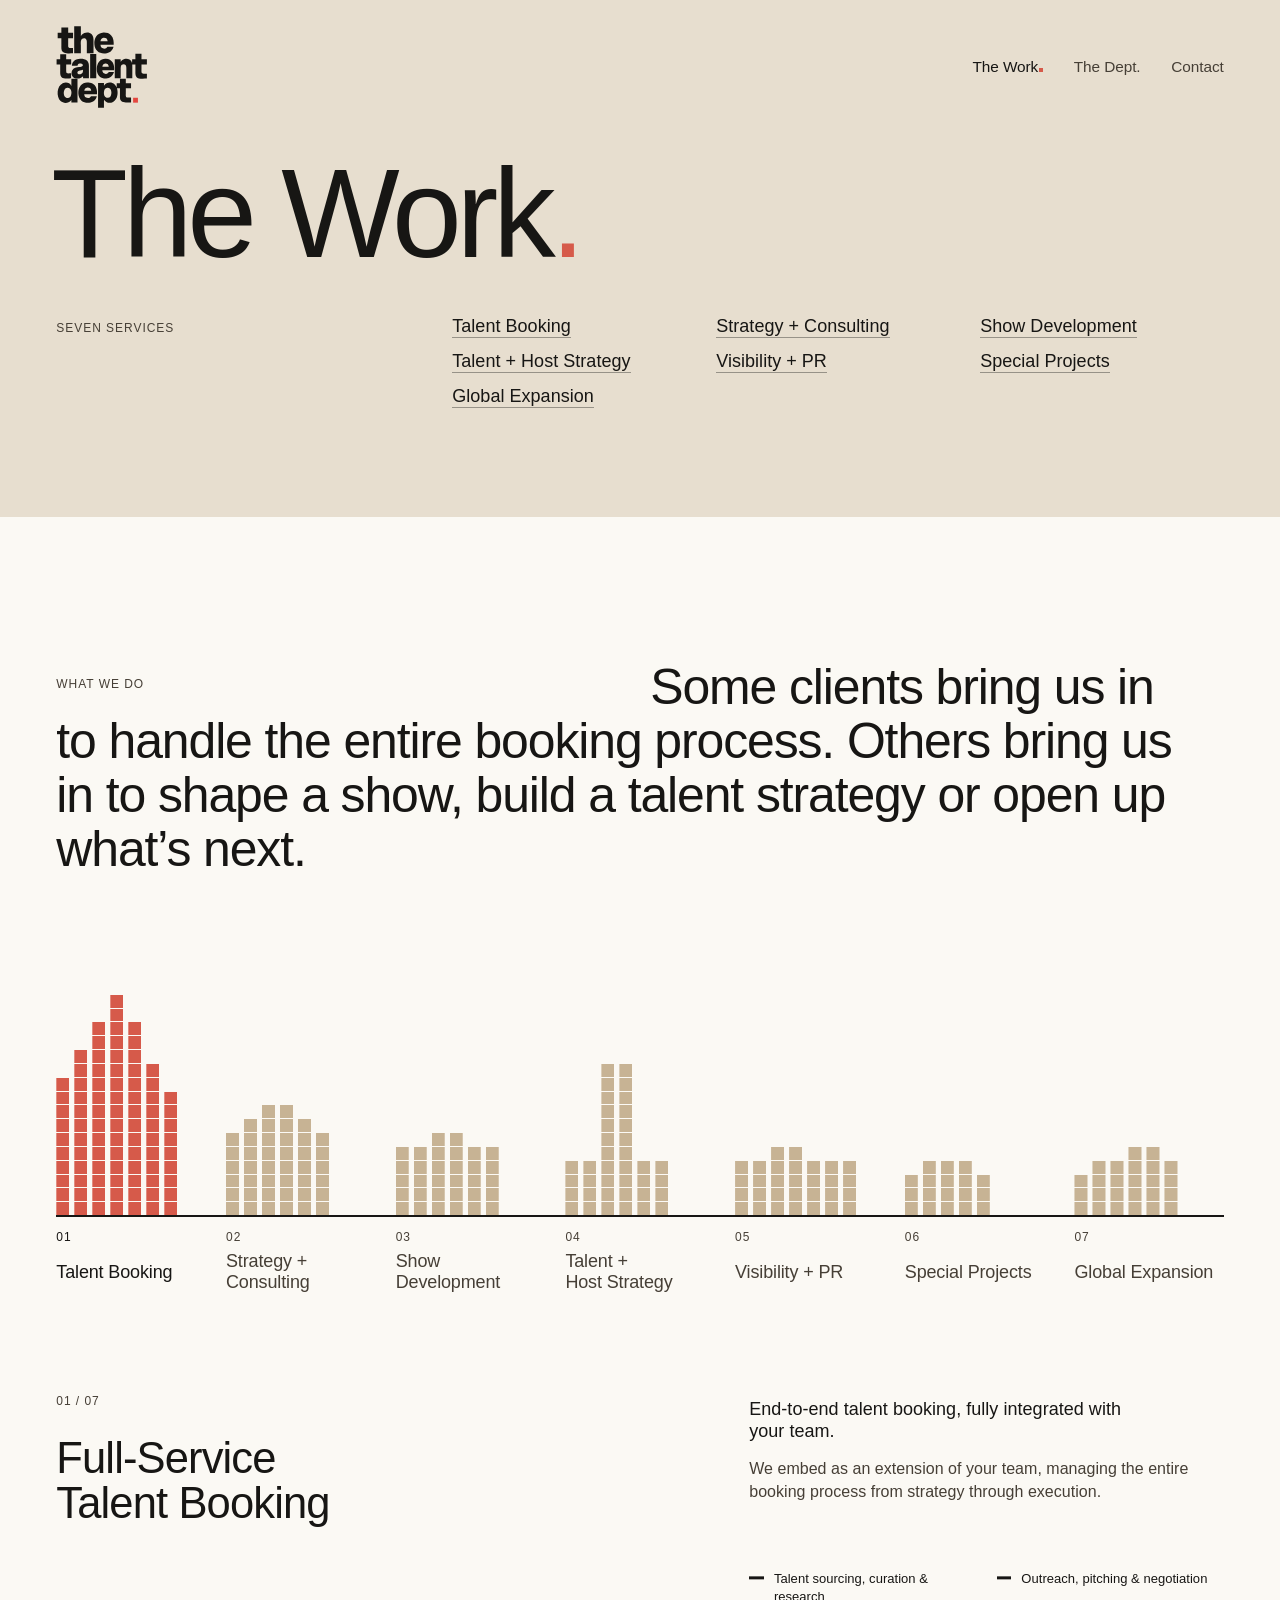
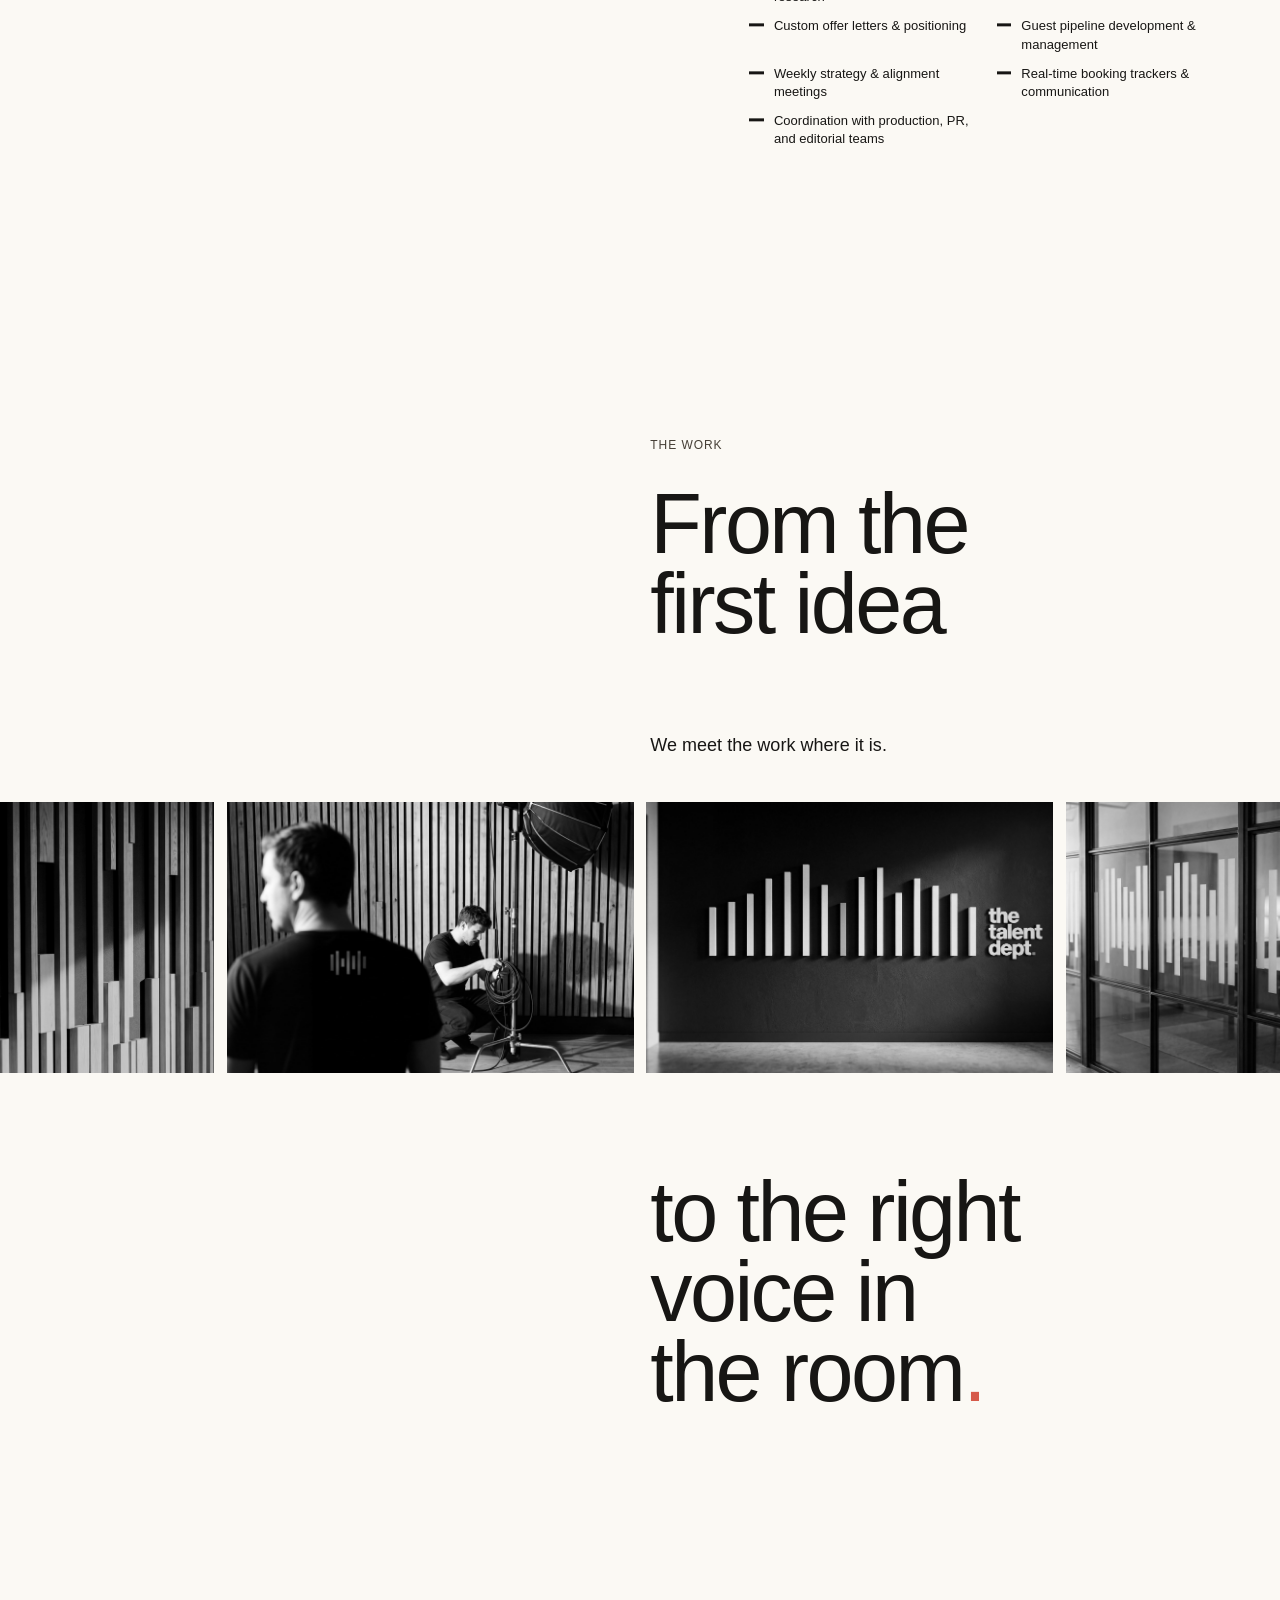
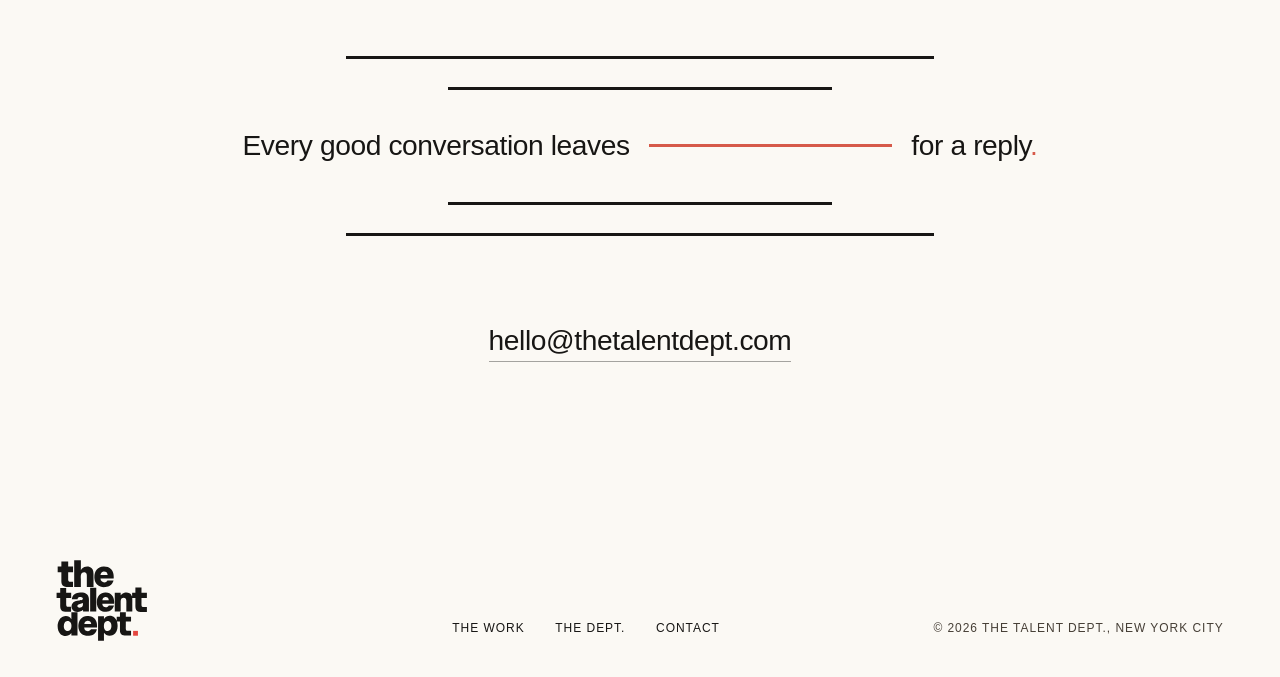
<file: the-work.html>
<!doctype html>
<html lang="en">
<head>
<meta charset="utf-8">
<meta name="viewport" content="width=device-width,initial-scale=1">
<meta name="robots" content="noindex">
<title>The Work · The Talent Dept.</title>
<link rel="icon" href="assets/ttd-logo-dark.svg">
<link rel="stylesheet" href="css/r10.css?v=20261019-v2c3">
<link rel="stylesheet" href="css/r10-contrast.css?v=20261019-v2c3">
<link rel="stylesheet" href="css/r11.css?v=20261019-v2c3">
<link rel="stylesheet" href="css/v.css?v=20261019-v2c3">
<script>var q=location.search,c=document.documentElement.classList;c.add('js');[['nav=min','nav-min'],['hero=b','hero-b'],['names=wall','names-wall'],['foot=2','foot-2'],['still','still'],['panel=frame','panel-frame']].forEach(function(p){if(q.indexOf(p[0])>-1)c.add(p[1])})</script>
<script src="js/svc.js?v=20261019-v2c3" defer></script>
</head>
<body id="top">
<div class="band-t"><header class="nav">
  <a class="logo" href="index.html"><img src="assets/ttd-logo-dark.svg" alt="The Talent Dept."></a>
  <nav aria-label="Main"><ul><li><a href="the-work.html" class=on aria-current=page>The Work</a></li><li><a href="the-dept.html">The Dept<span class=pd>.</span></a></li><li><a href="contact.html">Contact</a></li></ul></nav>
</header>
<header class="ag ag-w">
  <h1 class="ag-t">The Work<i>.</i></h1>
  <div class="ag-row"><p class="lbl soft">Seven services</p><ul><li><a href="#services" data-sp="0">Talent Booking</a></li><li><a href="#services" data-sp="1">Strategy + Consulting</a></li><li><a href="#services" data-sp="2">Show Development</a></li><li><a href="#services" data-sp="3">Talent + Host Strategy</a></li><li><a href="#services" data-sp="4">Visibility + PR</a></li><li><a href="#services" data-sp="5">Special Projects</a></li><li><a href="#services" data-sp="6">Global Expansion</a></li></ul></div>
</header></div>
<section class="svc band-l" id="services">
  <div class="sh-hd ind-q">
    <p class="lbl soft">What we do</p>
    <p class="q">Some clients bring us in to handle the entire booking process. Others bring us in to shape a show, build a talent strategy or open up what’s next.</p>
  </div>
  <div class="svc-city" role="tablist" aria-label="Seven services"><button class="sc sig on" type="button" role="tab" id="st0" aria-selected="true" aria-controls="sp0" tabindex="0" data-i="0" style="--c:0"><span class="sk" aria-hidden="true"><i style="--n:10;--j:0"></i><i style="--n:12;--j:1"></i><i style="--n:14;--j:2"></i><i style="--n:16;--j:3"></i><i style="--n:14;--j:4"></i><i style="--n:11;--j:5"></i><i style="--n:9;--j:6"></i></span><span class="sc-l"><span class="n">01</span><span class="nm">Talent Booking</span></span></button><button class="sc" type="button" role="tab" id="st1" aria-selected="false" aria-controls="sp1" tabindex="-1" data-i="1" style="--c:1"><span class="sk" aria-hidden="true"><i style="--n:6;--j:0"></i><i style="--n:7;--j:1"></i><i style="--n:8;--j:2"></i><i style="--n:8;--j:3"></i><i style="--n:7;--j:4"></i><i style="--n:6;--j:5"></i></span><span class="sc-l"><span class="n">02</span><span class="nm">Strategy + Consulting</span></span></button><button class="sc" type="button" role="tab" id="st2" aria-selected="false" aria-controls="sp2" tabindex="-1" data-i="2" style="--c:2"><span class="sk" aria-hidden="true"><i style="--n:5;--j:0"></i><i style="--n:5;--j:1"></i><i style="--n:6;--j:2"></i><i style="--n:6;--j:3"></i><i style="--n:5;--j:4"></i><i style="--n:5;--j:5"></i></span><span class="sc-l"><span class="n">03</span><span class="nm">Show Development</span></span></button><button class="sc" type="button" role="tab" id="st3" aria-selected="false" aria-controls="sp3" tabindex="-1" data-i="3" style="--c:3"><span class="sk" aria-hidden="true"><i style="--n:4;--j:0"></i><i style="--n:4;--j:1"></i><i style="--n:11;--j:2"></i><i style="--n:11;--j:3"></i><i style="--n:4;--j:4"></i><i style="--n:4;--j:5"></i></span><span class="sc-l"><span class="n">04</span><span class="nm">Talent + Host Strategy</span></span></button><button class="sc" type="button" role="tab" id="st4" aria-selected="false" aria-controls="sp4" tabindex="-1" data-i="4" style="--c:4"><span class="sk" aria-hidden="true"><i style="--n:4;--j:0"></i><i style="--n:4;--j:1"></i><i style="--n:5;--j:2"></i><i style="--n:5;--j:3"></i><i style="--n:4;--j:4"></i><i style="--n:4;--j:5"></i><i style="--n:4;--j:6"></i></span><span class="sc-l"><span class="n">05</span><span class="nm">Visibility + PR</span></span></button><button class="sc" type="button" role="tab" id="st5" aria-selected="false" aria-controls="sp5" tabindex="-1" data-i="5" style="--c:5"><span class="sk" aria-hidden="true"><i style="--n:3;--j:0"></i><i style="--n:4;--j:1"></i><i style="--n:4;--j:2"></i><i style="--n:4;--j:3"></i><i style="--n:3;--j:4"></i></span><span class="sc-l"><span class="n">06</span><span class="nm">Special Projects</span></span></button><button class="sc" type="button" role="tab" id="st6" aria-selected="false" aria-controls="sp6" tabindex="-1" data-i="6" style="--c:6"><span class="sk" aria-hidden="true"><i style="--n:3;--j:0"></i><i style="--n:4;--j:1"></i><i style="--n:4;--j:2"></i><i style="--n:5;--j:3"></i><i style="--n:5;--j:4"></i><i style="--n:4;--j:5"></i></span><span class="sc-l"><span class="n">07</span><span class="nm">Global Expansion</span></span></button></div>
  <div class="svc-p"><article class="sp-p sig" id="sp0" role="tabpanel" aria-labelledby="st0">
      <div class="sp-a"><p class="lbl soft">01 / 07</p><h3 class="d2">Full-Service Talent Booking</h3></div>
      <div class="sp-t"><p class="ld">End-to-end talent booking, fully integrated with your team.</p><p class="bd">We embed as an extension of your team, managing the entire booking process from strategy through execution.</p></div>
      <ul class="it"><li>Talent sourcing, curation &amp; research</li><li>Outreach, pitching &amp; negotiation</li><li>Custom offer letters &amp; positioning</li><li>Guest pipeline development &amp; management</li><li>Weekly strategy &amp; alignment meetings</li><li>Real-time booking trackers &amp; communication</li><li>Coordination with production, PR, and editorial teams</li></ul>
    </article><article class="sp-p" id="sp1" role="tabpanel" aria-labelledby="st1" hidden>
      <div class="sp-a"><p class="lbl soft">02 / 07</p><h3 class="d2">Consulting</h3></div>
      <div class="sp-t"><p class="ld">High-level guidance for teams managing booking internally.</p><p class="bd">We provide ongoing strategic support to shape your guest pipeline, elevate your booking approach, and maximize impact.</p></div>
      <ul class="it"><li>Guest strategy &amp; show positioning</li><li>Ongoing advisory &amp; problem-solving</li><li>Weekly or monthly strategy sessions</li><li>On-demand guidance as needs evolve</li></ul>
    </article><article class="sp-p" id="sp2" role="tabpanel" aria-labelledby="st2" hidden>
      <div class="sp-a"><p class="lbl soft">03 / 07</p><h3 class="d2">Show Launch &amp; Relaunch</h3></div>
      <div class="sp-t"><p class="ld">Set your show up for success, or take it to the next level.</p><p class="bd">We help define, position, and build momentum for new or evolving shows.</p></div>
      <ul class="it"><li>Show positioning &amp; messaging</li><li>Guest category development</li><li>Offer letter &amp; pitch development</li><li>Industry introduction strategy</li></ul>
    </article><article class="sp-p" id="sp3" role="tabpanel" aria-labelledby="st3" hidden>
      <div class="sp-a"><p class="lbl soft">04 / 07</p><h3 class="d2">Talent Strategy, Development &amp; Host Curation</h3></div>
      <div class="sp-t"><p class="ld">Shaping shows from the inside out.</p><p class="bd">We partner at the earliest stages of development to help define the right talent, voice, and direction for a project.</p></div>
      <ul class="it"><li>Host ideation and curation</li><li>Talent recommendations aligned with audience &amp; brand</li><li>Talent attachment &amp; booking (if greenlit)</li></ul>
    </article><article class="sp-p" id="sp4" role="tabpanel" aria-labelledby="st4" hidden>
      <div class="sp-a"><p class="lbl soft">05 / 07</p><h3 class="d2">PR &amp; Host Visibility Strategy</h3></div>
      <div class="sp-t"><p class="ld">Expanding your presence beyond your own platform.</p><p class="bd">We help position hosts as talent, increasing visibility, reach, and cultural relevance.</p></div>
      <ul class="it"><li>Podcast guesting support for hosts</li><li>Target show identification &amp; recommendations</li><li>Outreach &amp; booking for host appearances</li><li>Messaging &amp; narrative development</li><li>Coordination with external PR teams</li><li>Visibility planning around launches, campaigns, and key moments</li></ul>
    </article><article class="sp-p" id="sp5" role="tabpanel" aria-labelledby="st5" hidden>
      <div class="sp-a"><p class="lbl soft">06 / 07</p><h3 class="d2">Special Projects &amp; Brand Partnerships</h3></div>
      <div class="sp-t"><p class="ld">High-impact, short-term engagements.</p><p class="bd">We support key moments that require focused booking strategy and execution.</p></div>
      <ul class="it"><li>Brand partnerships &amp; campaign-driven bookings</li><li>Festival programming (SXSW, etc.)</li><li>Tentpole episodes</li><li>Live shows &amp; tours</li></ul>
    </article><article class="sp-p" id="sp6" role="tabpanel" aria-labelledby="st6" hidden>
      <div class="sp-a"><p class="lbl soft">07 / 07</p><h3 class="d2">Global Expansion &amp; Market Entry</h3></div>
      <div class="sp-t"><p class="ld">Helping creators grow beyond their home market.</p><p class="bd">We guide international creators and media companies entering the U.S. market, and support U.S. talent expanding globally.</p></div>
      <ul class="it"><li>U.S. market entry strategy &amp; positioning</li><li>Cultural &amp; editorial consulting</li><li>Cross-platform booking strategy</li><li>Audience development guidance</li><li>Host visibility within U.S. media ecosystem</li></ul>
    </article></div>
</section>

<section class="wk-strip band-l">
  <h2 class="sr">From the first idea to the right voice in the room.</h2>
  <div class="a" aria-hidden="true"><p class="lbl soft">The Work</p><p class="big">From the first idea</p><p class="sub">We meet the work where it is.</p></div>
  <div class="strip">
    <figure><img src="assets/web/slats.jpg" alt="The studio's slatted wall" style="object-position:30% 50%"></figure>
    <figure><img src="assets/web/crew.jpg" alt="A crew member setting a light on set" style="object-position:40% 40%"></figure>
    <figure><img src="assets/web/signwall.jpg" alt="The Talent Dept. sign on the studio wall" style="object-position:60% 50%"></figure>
    <figure><img src="assets/web/glass.jpg" alt="The studio's glass wall, frosted with the rhythm" style="object-position:50% 50%"></figure>
  </div>
  <div class="b" aria-hidden="true"><p class="big">to the right voice in the <b>room</b><i>.</i></p></div>
</section>
<footer class="foot3 band-l" id="contact">
  <div class="reply" aria-label="Every good conversation leaves room for a reply.">
    <span class="ln l1"></span><span class="ln l2"></span>
    <p class="say d3"><span>Every good conversation leaves</span><span class="gap" aria-hidden="true"></span><span>for a reply<i>.</i></span></p>
    <span class="ln l2"></span><span class="ln l1"></span>
  </div>
  <p class="hall d1" aria-hidden="true">We’re just down the <b>hall</b><i>.</i></p>
  <a class="mail d3" href="mailto:hello@thetalentdept.com">hello@thetalentdept.com</a>
  <div class="base">
    <a class="lg" href="index.html"><img src="assets/ttd-logo-dark.svg" alt="The Talent Dept."></a>
    <nav class="lk lbl" aria-label="Footer"><a href="the-work.html">The Work</a><a href="the-dept.html">The Dept.</a><a href="contact.html">Contact</a></nav>
    <p class="cp lbl soft">© 2026 The Talent Dept., New York City</p>
  </div>
</footer>
</body>
</html>
</file>
<file: css/r10.css>
/* The Talent Dept. · site, round 9: the design foundation (static).
   Brief (client, 14 Oct 2026): static design and structure only, no animation or interactions. Softer editorial
   direction: mid-century modern minimalism meets Pentagram, a little Eames. Principles, not retro: proportion,
   simple geometry, warmth, negative space, quiet restraint. Warm tan grounds, hints of black and coral, oversized
   type, clean compositions; balance about 70% tan, 30% black. Logo larger, on the left; the menu grouped right.
   Brand Standards: Draft (tan), Ink, Cream, Signal (coral). Helvetica Neue, Light 300 and Medium 500. */
:root{
  --tan:#E7DECF; --tan2:#DCCFBA; --light:#F3EEE6; --draft:#C7B394; --paper:#FBF9F4; --cream:#F2EEE5; --ink:#171614; --coral:#D65A4A;
  --ink70:#5A5348;                 /* secondary text on the soft tan */
  --tan-ink:#8A7D66;               /* Draft at rest on ink */
  --hair:rgba(23,22,20,.26); --hair-n:rgba(199,179,148,.28);
  --m:max(20px,4.4vw); --g:max(12px,1.6vw);
  --f:"Helvetica Neue",Helvetica,Arial,sans-serif;
  --body:clamp(16px,1.2vw,20px); --small:clamp(13px,.92vw,15px);
  --d1:clamp(40px,4.6vw,88px); --d2:clamp(32px,3.4vw,64px); --d3:clamp(24px,2.2vw,42px); --d4:clamp(18px,1.4vw,26px);
}
*{box-sizing:border-box}
html{background:var(--tan);-webkit-text-size-adjust:100%}
body{margin:0;background:var(--tan);color:var(--ink);font:300 var(--body)/1.45 var(--f);letter-spacing:.002em;-webkit-font-smoothing:antialiased;text-rendering:optimizeLegibility}
img,svg{display:block;max-width:100%}
a{color:inherit}
h1,h2,h3,p,ol,ul,figure,dl,dd{margin:0;padding:0;font-weight:inherit}
ol,ul{list-style:none}
b,strong{font-weight:500}
i{font-style:normal;color:var(--coral);font-weight:400}
.sr{position:absolute;width:1px;height:1px;overflow:hidden;clip:rect(0 0 0 0);white-space:nowrap}

/* type */
.d1{font-size:var(--d1);line-height:1;letter-spacing:-.022em}
.d2{font-size:var(--d2);line-height:1.02;letter-spacing:-.02em}
.d3{font-size:var(--d3);line-height:1.08;letter-spacing:-.014em}
.d4{font-size:var(--d4);line-height:1.18;letter-spacing:-.008em}
.lab{font-weight:500}
.sm{font-size:var(--small);line-height:1.4}
.mute{color:var(--ink70)}
.go{font-weight:500;text-decoration:none;border-bottom:1px solid currentColor;padding-bottom:2px}
.go::after{content:" \2192"}

/* grid and zones: A caption, B text, C text */
.wrap{padding:0 var(--m)}
.grid{display:grid;grid-template-columns:repeat(12,minmax(0,1fr));column-gap:var(--g)}
.zA{grid-column:1/6} .zB{grid-column:6/10} .zC{grid-column:10/13} .zBC{grid-column:6/13}
.rule{height:1px;background:var(--hair)}
.sec{padding:20vh var(--m) 0}
@media (max-width:760px){ .grid{display:block} .grid>*+*{margin-top:18px} .sec{padding-top:110px} }

/* ---- nav: a large logo on the left, the whole menu grouped on the right, on Line of Sight bars */
.nav{display:flex;justify-content:space-between;align-items:center;padding:clamp(18px,2vw,34px) var(--m)}
.nav .logo{display:block;line-height:0}
.nav .logo img{height:clamp(58px,6.4vw,104px);width:auto}
.nav ul{display:flex;gap:6px}
.nav ul a{display:block;font-size:clamp(14px,1.04vw,17px);font-weight:500;line-height:1;padding:.78em 1.05em .72em;background:var(--paper);color:var(--ink);text-decoration:none}
.nav ul a.on{background:var(--ink);color:var(--cream)}
.on-ink .nav ul a{background:#2B2926;color:var(--cream)}
/* the minimal version: words only, one coral full stop after the page you are on */
.nav-min .nav ul a{background:none!important;color:inherit!important;padding:.4em .35em;font-weight:300}
.nav-min .nav ul a.on{font-weight:500}
.nav-min .nav ul a.on::after{content:"";display:inline-block;width:.27em;height:.27em;background:var(--coral);margin-left:.06em}
@media (max-width:760px){ .nav ul{gap:4px} .nav ul a{padding:.7em .7em .64em;font-size:13px} }

/* ---- hero: a still frame of Line of Sight */
.hero{min-height:100vh;display:flex;flex-direction:column}
.hero h1{padding:13vh var(--m) 0;max-width:15.6em;font-weight:300}
.hero .los{margin-top:auto;padding:8vh 0 9vh}
.hero .los svg{width:100%;height:auto}
.hero .cap{display:grid;grid-template-columns:repeat(12,minmax(0,1fr));column-gap:var(--g);padding:0 var(--m) 4vh}
.hero .cap p:first-child{grid-column:1/6}
.hero .cap p:last-child{grid-column:10/13}
@media (max-width:760px){ .hero h1{padding-top:12vh} .hero .cap{display:block} .hero .cap p+p{margin-top:6px} }

/* ---- the statement */
.stmt .lead{grid-column:4/13}
.stmt .mark{grid-column:1/3;display:grid;row-gap:6px;width:40px;align-self:start;align-content:start;margin-top:.9em}
.stmt .mark i{display:block;height:6px;background:var(--ink)}
.stmt .mark i:nth-child(2){width:80%} .stmt .mark i:nth-child(3){width:56%}
.stmt .below{margin-top:12vh;align-items:start}
.stmt .by{grid-column:3/6;text-align:right;justify-self:end}
.stmt .pic{grid-column:6/8}
.stmt .pic img{width:100%;aspect-ratio:1/1;object-fit:cover;filter:grayscale(1)}
.stmt .para{grid-column:8/12}
.stmt .para .go{display:inline-block;margin-top:1.6em}
@media (max-width:760px){ .stmt .by{text-align:left} .stmt .pic{width:50%} }

/* ---- the two people in chairs, with the message behind them (black) */
.chairs{position:relative;height:100vh;min-height:620px;overflow:hidden;background:var(--ink);margin-top:20vh}
.chairs .msg{position:absolute;left:0;right:0;top:50%;transform:translateY(-50%);z-index:1}
.chairs .msg p{white-space:nowrap;font-size:12.4vw;line-height:.95;letter-spacing:-.025em;color:var(--tan-ink)}
.chairs .msg p:first-child{margin-left:-6vw}
.chairs .msg p:last-child{margin-left:-31vw}
.chairs figure{position:absolute;left:50%;top:50%;width:min(40vw,72vh);transform:translate(-50%,-50%);z-index:2}
.chairs figure img{width:100%;aspect-ratio:1.62/1;object-fit:cover;filter:grayscale(1)}
.chairs .note{position:absolute;left:var(--m);right:var(--m);bottom:4vh;z-index:3;display:grid;grid-template-columns:repeat(12,minmax(0,1fr));column-gap:var(--g);color:var(--tan)}
.chairs .note p:first-child{grid-column:1/6} .chairs .note p:last-child{grid-column:10/13}
@media (max-width:760px){ .chairs figure{width:78vw} .chairs .msg p{font-size:19vw} .chairs .note{display:block} }

/* ---- how we show up: three icons on one ground line */
.ways .trio{margin-top:7vh;display:grid;grid-template-columns:repeat(3,minmax(0,1fr));column-gap:var(--g)}
.ways .ico{height:clamp(110px,11vw,200px);display:flex;align-items:flex-end;border-bottom:1px solid var(--hair);padding-bottom:0}
.ways .ico svg{height:100%;width:auto}
.ways h3{margin-top:4.2vh;font-weight:300}
.ways .trio p{margin-top:1.2em;max-width:20em}
.ways .go{display:inline-block;margin-top:9vh}
@media (max-width:760px){ .ways .trio{grid-template-columns:1fr;row-gap:48px} }

/* ---- services */
.svc .idx{margin-top:5vh}
.svc .idx li{border-top:1px solid var(--hair);padding:1.35vw 0 1.45vw;align-items:baseline}
.svc .idx li:last-child{border-bottom:1px solid var(--hair)}
.svc .idx .nm{grid-column:1/6;font-weight:300}
.svc .idx .ds{grid-column:6/11}
.svc .tail{margin-top:5vh;align-items:baseline}
@media (max-width:760px){ .svc .idx li{padding:16px 0} .svc .idx li>*+*{margin-top:6px} }

/* ---- where the work happens: the icons as a street */
.street .art{margin-top:6vh}
.street .art svg{width:100%;height:auto}
.street .grid{margin-top:2.4vh}

/* ---- the people */
.ppl .six{margin-top:6vh;display:grid;grid-template-columns:repeat(6,minmax(0,1fr));column-gap:var(--g);row-gap:5vh}
.ppl .six img{width:100%;aspect-ratio:4/5;object-fit:cover;object-position:50% 14%;filter:grayscale(1)}
.ppl .six p{margin-top:.9em}
.ppl .six p+p{margin-top:.1em}
.ppl .tail{margin-top:7vh}
@media (max-width:760px){ .ppl .six{grid-template-columns:repeat(2,minmax(0,1fr))} }

/* ---- footer (black) */
.foot{background:var(--ink);color:var(--cream);padding:18vh var(--m) 3vh;margin-top:20vh}
.foot h2{color:var(--tan-ink);font-weight:300}
.foot h2 b{color:var(--cream)}
.foot .field{margin:8vh calc(-1*var(--m)) 0}
.foot .field svg{width:100%;height:auto}
.foot .rule{background:var(--hair-n);margin-top:8vh}
.foot .grid{padding-top:1.2vw}
.foot .mute{color:var(--tan)}
.foot .mail{font-size:var(--d4);letter-spacing:-.018em;text-decoration:none;border-bottom:1px solid var(--hair-n)}
.foot .links{display:grid;row-gap:.3em}
.foot .links a{text-decoration:none}
.foot .base{margin-top:14vh;align-items:end}
.foot .base img{height:clamp(58px,6.4vw,104px);width:auto}
.foot .base .zC{justify-self:end;text-align:right}

/* ---- inner pages */
.ph{margin-top:16vh}
.ph img{width:100%;height:80vh;object-fit:cover;filter:grayscale(1)}
.pg-head{padding:12vh var(--m) 0}
.pg-head .grid{margin-top:1.2vw}
.svcs li{border-top:1px solid var(--hair);padding:1.2vw 0 5vw}
.svcs li h3{grid-column:1/6;font-weight:300}
.svcs li .b{grid-column:6/10}
.svcs li .b p+p{margin-top:.6em}
.svcs li ul{grid-column:10/13}
.svcs li ul li{border:0;padding:.42em 0;border-top:1px solid var(--hair)}
.svcs li ul li:first-child{border-top:0;padding-top:0}

.names{background:var(--ink);color:var(--cream);padding:18vh var(--m) 18vh;margin-top:12vh}
.names h2{font-weight:300;color:var(--tan-ink)}
.names h2 b{color:var(--cream)}
.names .rule{background:var(--hair-n);margin-top:4vh}
.names ol{margin-top:5vh;display:grid;grid-template-columns:repeat(3,minmax(0,1fr));column-gap:var(--g);row-gap:2.6vh}
.names li .w{display:block;font-size:var(--d4);line-height:1.15;letter-spacing:-.018em}
.names li .s{display:block;color:var(--tan);margin-top:.25em}
@media (max-width:760px){ .names ol{grid-template-columns:1fr} }

/* The Dept. head: one huge word against the centre line, who's who above it, a tall photograph */
.jk{display:grid;grid-template-columns:repeat(12,minmax(0,1fr));column-gap:var(--g);grid-template-rows:auto 1fr auto auto;min-height:calc(100vh - 140px);padding:4vh var(--m) 6vh}
.jk-meta{grid-column:3/8;grid-row:1;justify-self:end;text-align:right;display:grid;row-gap:.85em}
.jk-meta dt{font-weight:500}
.jk-meta a{text-decoration:none}
.jk-pic{grid-column:8/12;grid-row:1/4}
.jk-pic img{width:100%;aspect-ratio:4/5;object-fit:cover;filter:grayscale(1)}
.jk-word{grid-column:1/8;grid-row:3;justify-self:end;align-self:end;font-size:clamp(64px,10.4vw,200px);line-height:.84;letter-spacing:-.03em;margin-bottom:-.04em;white-space:nowrap}
.jk-go{grid-column:1/8;grid-row:4;justify-self:end;margin-top:2.6vw}
.jk-note{grid-column:8/11;grid-row:4;margin-top:2.6vw}
@media (max-width:760px){ .jk{display:block;min-height:0} .jk-meta{text-align:left} .jk-pic{margin-top:24px} .jk-word{margin-top:28px;font-size:22vw} .jk-go{display:inline-block;margin-top:16px} .jk-note{margin-top:18px} }

/* The Dept.: each person is a page */
.person{min-height:min(70vw,94vh);display:flex;flex-direction:column;padding:0 var(--m)}
.person .grid.top{padding-top:1.2vw;align-items:start}
.person .run{grid-column:1/6}
.person .txt{grid-column:6/9}
.person .txt p+p{margin-top:1em}
.person .pic{grid-column:9/13}
.person .pic img{width:100%;aspect-ratio:4/5;object-fit:cover;object-position:50% 12%;filter:grayscale(1)}
.person .grid.bot{margin-top:auto;padding:3vw 0 1.4vw;align-items:end}
.person .b1{grid-column:1/6} .person .b2{grid-column:6/9} .person .b3{grid-column:9/13;justify-self:end}
.tick::before{content:"";display:inline-block;width:1.1em;height:1px;background:var(--coral);vertical-align:.32em;margin-right:.55em}
@media (max-width:760px){ .person{min-height:0} .person .grid.bot{padding:24px 0 18px} }

/* Contact: two words split across the top, a rule, the list, a big photograph with a line down its edge */
.lm{min-height:calc(100vh - 140px);display:flex;flex-direction:column;padding:4vh var(--m) 0}
.lm-words{display:flex;justify-content:space-between;align-items:baseline}
.lm .rule{margin-top:1.4vw}
.lm-body{flex:1;display:grid;grid-template-columns:repeat(12,minmax(0,1fr));column-gap:var(--g);min-height:58vh}
.lm-left{grid-column:1/7;display:grid;grid-template-columns:repeat(6,minmax(0,1fr));column-gap:var(--g);align-content:start;padding-top:1.2vw}
.lm-a{grid-column:1/3} .lm-b{grid-column:3/7}
.lm-kv{grid-column:1/7;margin-top:6vh;display:grid;row-gap:.3em}
.lm-kv div{display:grid;grid-template-columns:minmax(0,1fr) minmax(0,1.6fr);column-gap:var(--g)}
.lm-kv .gap{height:1.1em}
.lm-kv dt{font-weight:500}
.lm-kv a{text-decoration:none}
.lm-pic{grid-column:8/12;position:relative;margin-top:1.2vw}
.lm-pic img{width:100%;height:100%;min-height:56vh;object-fit:cover;filter:grayscale(1)}
.lm-pic .steps i{position:absolute;width:1.2vw;height:1.2vw;background:var(--coral)}
.lm-pic .steps i:nth-child(1){right:0;bottom:1.2vw} .lm-pic .steps i:nth-child(2){right:-1.2vw;bottom:0}
.lm-vert{grid-column:12/13;justify-self:end;writing-mode:vertical-rl;text-transform:uppercase;font-size:12px;letter-spacing:.06em;font-weight:500;padding-top:1.2vw;white-space:nowrap}
.lm-strip{display:grid;grid-template-columns:repeat(5,minmax(0,1fr));column-gap:var(--g);padding:5vh 0 3vh;font-size:12px;text-transform:uppercase;letter-spacing:.05em;color:var(--ink70)}
.lm-strip span:last-child{justify-self:end}
@media (max-width:760px){ .lm-words{display:block} .lm-words span{display:block} .lm-body,.lm-left{display:block} .lm-left>*+*{margin-top:14px} .lm-kv div{grid-template-columns:1fr} .lm-pic{margin-top:28px} .lm-vert{display:none} .lm-strip{grid-template-columns:1fr 1fr;row-gap:8px} .lm-strip span:last-child{justify-self:start} }
@media (max-width:760px){ .hero .los{overflow:hidden} .hero .los svg{width:250%;max-width:none;margin-left:-105%} }

/* =====================================================================================
   v2, after Woodwrights and XOO: soft tan sections, text beside one large photograph, small uppercase labels and
   short numbered lists, a spaced row of photographs, a product split, an index with hairlines and counts.
   ===================================================================================== */
.cap-u{font-size:12px;line-height:1.45;font-weight:500;text-transform:uppercase;letter-spacing:.07em}
.num{display:grid;row-gap:.95em}
.num li{display:grid;grid-template-columns:3.4em 1fr;font-size:12.5px;line-height:1.4;text-transform:uppercase;letter-spacing:.06em}
.num li span:first-child{color:var(--ink70)}
.u{text-decoration:none;border-bottom:1px solid currentColor;padding-bottom:2px}

/* the statement beside the anchor photograph */
.split2{display:grid;grid-template-columns:repeat(12,minmax(0,1fr));column-gap:var(--g);padding:16vh var(--m) 0;align-items:stretch}
.split2 .t{grid-column:1/6;display:flex;flex-direction:column}
.split2 .t .d3{max-width:13em}
.split2 .t p.body{margin-top:2.2em;max-width:26em}
.split2 .t .u{align-self:flex-start;margin-top:1.8em}
.split2 .t .lst{margin-top:auto;padding-top:10vh}
.split2 .t .lst .cap-u{margin-bottom:2.2em}
.split2 figure{grid-column:7/13}
.split2 figure img{width:100%;height:100%;min-height:88vh;object-fit:cover;filter:grayscale(1)}
@media (max-width:760px){ .split2{display:block;padding-top:100px} .split2 figure{margin-top:36px} .split2 figure img{min-height:60vh} }

/* our approach: title, numbered list, paragraph, then a spaced row of photographs */
.approach{margin-top:20vh;padding:16vh var(--m) 18vh;background:var(--tan2)}
.approach .top{display:grid;grid-template-columns:repeat(12,minmax(0,1fr));column-gap:var(--g);align-items:start}
.approach h2{grid-column:1/5;font-weight:300}
.approach .num{grid-column:6/9}
.approach .num li{grid-template-columns:3.4em 1fr}
.approach .num li b{display:block;font-weight:500}
.approach .num li em{display:block;font-style:normal;text-transform:none;letter-spacing:0;font-size:var(--small);color:var(--ink70);margin-top:.35em}
.approach .para{grid-column:9/13}
.approach .para .u{display:inline-block;margin-top:1.6em}
.approach .row4{margin-top:16vh;display:grid;grid-template-columns:repeat(12,minmax(0,1fr));column-gap:var(--g);align-items:start}
.approach .row4 figure img{width:100%;object-fit:cover;filter:grayscale(1)}
.approach .row4 .f1{grid-column:1/5} .approach .row4 .f1 img{aspect-ratio:3/2}
.approach .row4 .f2{grid-column:6/8} .approach .row4 .f2 img{aspect-ratio:3/4}
.approach .row4 .f3{grid-column:8/10} .approach .row4 .f3 img{aspect-ratio:3/4}
.approach .row4 .f4{grid-column:11/13} .approach .row4 .f4 img{aspect-ratio:3/4}
@media (max-width:760px){ .approach .top,.approach .row4{display:block} .approach .top>*+*{margin-top:28px} .approach .row4 figure+figure{margin-top:14px} }

/* the product split: a big photograph left, the words low on the right */
.feat{display:grid;grid-template-columns:repeat(12,minmax(0,1fr));column-gap:var(--g);padding:20vh var(--m) 0;align-items:end}
.feat figure{grid-column:1/8}
.feat figure img{width:100%;aspect-ratio:7/5;object-fit:cover;filter:grayscale(1)}
.feat figure figcaption{margin-top:.8em}
.feat .t{grid-column:9/13;padding-bottom:6vh}
.feat .t p.body{margin-top:1.6em}
.feat .t .u{display:inline-block;margin-top:1.8em}
@media (max-width:760px){ .feat{display:block;padding-top:100px} .feat .t{margin-top:28px} }

/* the index (after XOO): each show, its guests, and how many */
.index{background:var(--ink);color:var(--cream);padding:16vh var(--m) 18vh;margin-top:20vh}
.index .hd{display:grid;grid-template-columns:repeat(12,minmax(0,1fr));column-gap:var(--g);align-items:end;margin-bottom:6vh}
.index .hd h2{grid-column:1/9;font-weight:300;color:var(--tan-ink)} .index .hd h2 b{color:var(--cream)}
.index .hd p{grid-column:10/13;justify-self:end;color:var(--draft)}
.index ol li{display:grid;grid-template-columns:repeat(12,minmax(0,1fr));column-gap:var(--g);align-items:baseline;padding:1.05vw 0;border-top:1px solid var(--hair-n)}
.index ol li:last-child{border-bottom:1px solid var(--hair-n)}
.index ol li .sh{grid-column:1/6}
.index ol li .gu{grid-column:6/12;color:var(--draft)}
.index ol li .n{grid-column:12/13;justify-self:end;font-variant-numeric:tabular-nums}
@media (max-width:760px){ .index .hd{display:block} .index .hd p{margin-top:10px} .index ol li{display:block;padding:14px 0} .index ol li .gu{margin-top:4px} .index ol li .n{margin-top:4px} }

/* the people, beside the words (after the showroom block) */
.ppl2{display:grid;grid-template-columns:repeat(12,minmax(0,1fr));column-gap:var(--g);padding:20vh var(--m) 0;align-items:start}
.ppl2 .t{grid-column:1/5}
.ppl2 .t .u{display:inline-block;margin-top:1.8em}
.ppl2 .g{grid-column:6/13;display:grid;grid-template-columns:repeat(3,minmax(0,1fr));column-gap:var(--g);row-gap:4vh}
.ppl2 .g img{width:100%;aspect-ratio:4/5;object-fit:cover;object-position:50% 14%;filter:grayscale(1)}
.ppl2 .g p{margin-top:.75em}
@media (max-width:760px){ .ppl2{display:block;padding-top:100px} .ppl2 .g{margin-top:28px;grid-template-columns:repeat(2,minmax(0,1fr))} }

/* =====================================================================================
   v3: cleaner, more air. Two grounds alternate in calm bands (soft tan and a tan-white, Draft at 15% over Paper),
   every section has generous room above and below, and one confident number carries the work.
   ===================================================================================== */
.band-t{background:var(--tan)} .band-l{background:var(--light)}
.split2,.feat,.ppl2{padding-top:26vh;padding-bottom:26vh}
.split2 figure img{min-height:82vh}
.split2 .t{justify-content:center}
.approach{margin-top:0;padding:28vh var(--m) 28vh;background:var(--tan)}
.chairs{margin-top:0}
.street{padding-top:26vh;padding-bottom:22vh}
.foot{margin-top:0}
.hero .cap p:last-child{display:none}

/* the number: one oversized figure and the names as a single quiet line */
.count{background:var(--ink);color:var(--cream);padding:24vh var(--m) 24vh;display:grid;grid-template-columns:repeat(12,minmax(0,1fr));column-gap:var(--g);align-items:end}
.count .big{grid-column:1/8;font-size:min(36vw,64vh);line-height:.74;letter-spacing:-.045em;font-weight:300;color:var(--cream);margin-left:-.06em}
.count .t{grid-column:8/13;padding-bottom:1.2vh}
.count .t h2{font-weight:300;color:var(--tan-ink)} .count .t h2 b{color:var(--cream)}
.count .t p.names{margin-top:2.4em;color:var(--draft);line-height:1.7}
.count .t .u{display:inline-block;margin-top:2.2em;color:var(--cream)}
@media (max-width:760px){ .count{display:block;padding:120px var(--m)} .count .big{font-size:52vw} .count .t{margin-top:28px} }

@media (max-width:760px){ .split2,.feat,.ppl2,.approach,.street{padding-top:110px;padding-bottom:110px} }

/* =====================================================================================
   v4, page by page: the same calm bands, generous air and one moment of scale on every page.
   ===================================================================================== */
/* The Work */
.wk-head{padding:12vh var(--m) 24vh}
.wk-head .grid{margin-top:12vh;align-items:start}
.wk-head .zA{grid-column:1/5} .wk-head .zB{grid-column:6/10} .wk-head .zC{grid-column:10/13}
.wk-photo img{width:100%;height:86vh;object-fit:cover;filter:grayscale(1)}
.wk-what{padding:26vh var(--m) 26vh}
.wk-what .top{display:grid;grid-template-columns:repeat(12,minmax(0,1fr));column-gap:var(--g);align-items:end}
.wk-what .big{grid-column:1/7;font-size:min(30vw,56vh);line-height:.74;letter-spacing:-.045em;font-weight:300;margin-left:-.06em}
.wk-what .top .t{grid-column:8/13;padding-bottom:1vh}
.wk-what .top .t p+p{margin-top:1.4em}
.wk-what ol{margin-top:20vh}
.wk-what ol>li{display:grid;grid-template-columns:repeat(12,minmax(0,1fr));column-gap:var(--g);border-top:1px solid var(--hair);padding:5.5vh 0 7vh;align-items:start}
.wk-what ol>li:last-child{border-bottom:1px solid var(--hair)}
.wk-what ol>li h3{grid-column:1/6;font-weight:300}
.wk-what ol>li .b{grid-column:7/13}
.wk-what ol>li .b p+p{margin-top:.7em}
.wk-what ol>li .b .items{margin-top:1.6em;color:var(--ink70);line-height:1.7}
.wk-close{padding:28vh var(--m) 28vh}
.wk-close h2{max-width:14em;font-weight:300}
.wk-close .u{display:inline-block;margin-top:2.6em}
@media (max-width:760px){ .wk-head .grid,.wk-what .top,.wk-what ol>li{display:block} .wk-head .grid>*+*,.wk-what ol>li>*+*{margin-top:16px}
  .wk-what .big{font-size:48vw} .wk-what .top .t{margin-top:24px} .wk-what,.wk-close{padding:110px var(--m)} .wk-what ol{margin-top:60px} .wk-photo img{height:60vh} }

/* The Dept.: people as alternating bands, no rules, room to breathe */
.person.band{min-height:0;padding:18vh var(--m) 4vh}
.person.band .grid.top{padding-top:0}
.person.band .grid.bot{margin-top:14vh}
@media (max-width:760px){ .person.band{padding:90px var(--m) 20px} .person.band .grid.bot{margin-top:40px} }

/* Contact: the main address is the focal point */
.lm{padding-bottom:0}
.lm-body{min-height:64vh;margin-top:0}
.lm-left{padding-top:4vh}
.lm-main{grid-column:1/7;margin-top:8vh}
.lm-main a{font-size:var(--d3);letter-spacing:-.014em;line-height:1.1;text-decoration:none;border-bottom:1px solid var(--hair)}
.lm-kv{margin-top:9vh;row-gap:.55em}
.lm-pic{margin-top:4vh}
.lm-strip{padding:9vh 0 4vh}
@media (max-width:760px){ .lm-main{margin-top:32px} .lm-main a{font-size:26px} }

/* the chairs, readable: three words stacked, the photograph overlapping only the end of the longest one */
.chairs2{background:var(--ink);color:var(--cream);padding:24vh var(--m) 16vh;display:grid;grid-template-columns:repeat(12,minmax(0,1fr));column-gap:var(--g)}
.chairs2 .words{grid-column:1/13;grid-row:1;position:relative;z-index:1;font-size:8.6vw;line-height:.93;letter-spacing:-.022em;font-weight:300;color:var(--tan-ink)}
.chairs2 .words span{display:block}
.chairs2 figure{grid-column:8/13;grid-row:1;align-self:end;position:relative;z-index:2;margin-bottom:.4vw}
.chairs2 figure img{width:100%;aspect-ratio:1.62/1;object-fit:cover;filter:grayscale(1)}
.chairs2 .foot2{grid-column:1/13;display:grid;grid-template-columns:repeat(12,minmax(0,1fr));column-gap:var(--g);margin-top:12vh;align-items:baseline}
.chairs2 .foot2 .d4{grid-column:1/8;color:var(--cream)}
.chairs2 .foot2 .cap-u{grid-column:8/13;color:var(--draft)}
@media (max-width:760px){ .chairs2{display:block;padding:110px var(--m)} .chairs2 .words{font-size:15vw} .chairs2 figure{margin-top:28px} .chairs2 .foot2{display:block;margin-top:40px} .chairs2 .foot2 .cap-u{margin-top:10px} }

/* how we show up: three equal columns, each icon on one shared ground line */
.ways2{padding:26vh var(--m) 26vh}
.ways2 .trio{margin-top:12vh;display:grid;grid-template-columns:repeat(3,minmax(0,1fr));column-gap:4.4vw}
.ways2 .ico{height:clamp(96px,9.4vw,180px);display:flex;align-items:flex-end;border-bottom:1px solid var(--hair)}
.ways2 .ico svg{height:100%;width:auto}
.ways2 .n{display:block;margin-top:4.2vh}
.ways2 h3{margin-top:1.4vh;font-weight:300}
.ways2 h3 i{color:var(--ink)}
.ways2 .trio p{margin-top:1.3em;max-width:21em}
.ways2 .close{margin-top:20vh;display:grid;grid-template-columns:repeat(12,minmax(0,1fr));column-gap:var(--g);align-items:baseline;border-top:1px solid var(--hair);padding-top:3.4vh}
.ways2 .close .d3{grid-column:1/9}
.ways2 .close .zC{grid-column:10/13;justify-self:end}
@media (max-width:760px){ .ways2{padding:110px var(--m)} .ways2 .trio{grid-template-columns:1fr;row-gap:56px} .ways2 .close{display:block} .ways2 .close .zC{margin-top:14px} }

/* =====================================================================================
   v5: scale and grids. Type comes down; three deliberate moments stay oversized (21, 07, The Dept.).
   Each section has its own grid.
   ===================================================================================== */
/* hero as a poster: the Line of Sight field on the right, the line set to the left of it */
.hero2{min-height:100vh;display:flex;flex-direction:column}
.hero2 .hg{flex:1;display:grid;grid-template-columns:repeat(12,minmax(0,1fr));column-gap:var(--g);grid-template-rows:1fr auto;padding:6vh var(--m) 4.5vh;row-gap:6vh}
.hero2 .fld{grid-column:5/13;grid-row:1;align-self:center}
.hero2 .fld svg{width:100%;height:auto}
.hero2 h1{grid-column:1/5;grid-row:1;align-self:center;font-weight:300;max-width:9.6em;padding-right:1vw}
.hero2 .l{grid-column:1/5;grid-row:2} .hero2 .r{grid-column:5/13;grid-row:2}
@media (max-width:760px){ .hero2 .hg{display:block;padding-top:8vh} .hero2 h1{margin-top:6vh} .hero2 .fld{margin-top:6vh} .hero2 .r{margin-top:6px} }

/* statement: the photograph on the left now, the words offset to the right */
.split3{display:grid;grid-template-columns:repeat(12,minmax(0,1fr));column-gap:var(--g);padding:26vh var(--m);align-items:center}
.split3 figure{grid-column:1/6}
.split3 figure img{width:100%;aspect-ratio:4/5;object-fit:cover;filter:grayscale(1)}
.split3 .t{grid-column:7/12}
.split3 .t p.body{margin-top:2em;max-width:28em}
.split3 .t .u{display:inline-block;margin-top:1.8em}
@media (max-width:760px){ .split3{display:block;padding:110px var(--m)} .split3 .t{margin-top:32px} }

/* how we show up: the three step down like a staircase */
.ways2 .trio article:nth-child(2){padding-top:9vh}
.ways2 .trio article:nth-child(3){padding-top:18vh}
.ways2 .ico{height:clamp(80px,6.6vw,128px)}
@media (max-width:760px){ .ways2 .trio article:nth-child(n){padding-top:0} }

/* the feature: words on the left, the photograph to the right */
.feat2{display:grid;grid-template-columns:repeat(12,minmax(0,1fr));column-gap:var(--g);padding:26vh var(--m);align-items:end}
.feat2 .t{grid-column:1/5;padding-bottom:1vh}
.feat2 .t p.body{margin-top:1.8em;max-width:24em}
.feat2 .t .u{display:inline-block;margin-top:1.8em}
.feat2 figure{grid-column:6/13}
.feat2 figure img{width:100%;aspect-ratio:3/2;object-fit:cover;filter:grayscale(1)}
@media (max-width:760px){ .feat2{display:block;padding:110px var(--m)} .feat2 figure{margin-top:32px} }

/* the street: narrower, its caption to the side */
.street2{display:grid;grid-template-columns:repeat(12,minmax(0,1fr));column-gap:var(--g);padding:26vh var(--m) 24vh;align-items:end}
.street2 .cap{grid-column:1/4;padding-bottom:.6vh}
.street2 .cap .d4{margin-top:.8em}
.street2 .art{grid-column:5/13}
.street2 .art svg{width:100%;height:auto}
@media (max-width:760px){ .street2{display:block;padding:110px var(--m)} .street2 .art{margin-top:28px} }

/* the people: the founder large, the rest of the department small beside her */
.ppl3{display:grid;grid-template-columns:repeat(12,minmax(0,1fr));column-gap:var(--g);padding:26vh var(--m);align-items:start}
.ppl3 .t{grid-column:1/4}
.ppl3 .t .u{display:inline-block;margin-top:1.8em}
.ppl3 .lead{grid-column:5/9}
.ppl3 .lead img{width:100%;aspect-ratio:4/5;object-fit:cover;object-position:50% 14%;filter:grayscale(1)}
.ppl3 .rest{grid-column:9/13;display:grid;grid-template-columns:repeat(2,minmax(0,1fr));column-gap:var(--g);row-gap:3vh}
.ppl3 .rest img{width:100%;aspect-ratio:4/5;object-fit:cover;object-position:50% 14%;filter:grayscale(1)}
.ppl3 p{margin-top:.7em}
.ppl3 a{text-decoration:none}
@media (max-width:760px){ .ppl3{display:block;padding:110px var(--m)} .ppl3 .lead{margin-top:28px} .ppl3 .rest{margin-top:24px} }

/* footer: the line field shorter */
.foot .field{margin-top:7vh}
@media (max-width:760px){ .hero2 .hg{display:flex;flex-direction:column;justify-content:center} .hero2 .fld{margin-top:7vh} .hero2 .l{margin-top:auto;padding-top:8vh} }
@media (max-width:760px){ .hero2 h1,.hero2 .fld{align-self:stretch} }

/* =====================================================================================
   v6, creative: the work says something only The Talent Dept. could say.
   ===================================================================================== */
/* the hero, three still frames (?hero=2, ?hero=3); 1 = the presence */
.hero3{min-height:100vh;position:relative;overflow:hidden}
.hero3 .hv{display:none}
html:not(.h2):not(.h3) .hero3 .hv1,html.h2 .hero3 .hv2,html.h3 .hero3 .hv3{display:flex}
.hv1{flex-direction:column;min-height:calc(100vh - clamp(94px,10.4vw,172px))}
.hv1 h1{padding:9vh var(--m) 0;max-width:13em;font-weight:300}
.hv1 .art{margin-top:auto;padding-top:6vh}
.hv1 .art svg{width:100%;height:auto;display:block}
.hv1 .cap{display:flex;justify-content:space-between;padding:6vh var(--m) 4.5vh}
.hv2{flex-direction:column;justify-content:space-between;min-height:calc(100vh - clamp(94px,10.4vw,172px))}
.hv2 .pre{padding:10vh var(--m) 0;font-weight:300}
.hv2 .giant{white-space:nowrap;font-size:25vw;line-height:.74;letter-spacing:-.03em;margin:0 0 -.12em calc(var(--m) - .05em)}
.hv2 .giant b{font-weight:500}
.hv3{position:absolute;inset:0;z-index:0}
.hv3 .art{position:absolute;inset:0}
.hv3 .art svg{width:100%;height:100%}
.hv3 .line{position:absolute;left:var(--m);bottom:7vh;max-width:11em;font-weight:300;z-index:2}
html.h3 .hero3 .nav{position:relative;z-index:3}

/* More than booking: a scale joke */
.pun{padding:26vh var(--m);display:grid;grid-template-columns:repeat(12,minmax(0,1fr));column-gap:var(--g);align-items:end}
.pun-h{grid-column:1/10;display:flex;align-items:baseline;flex-wrap:wrap;column-gap:.35em;font-weight:300}
.pun-h .big{font-size:clamp(64px,12.4vw,240px);line-height:.82;letter-spacing:-.035em}
.pun-h .small{font-size:var(--d4);letter-spacing:-.008em;font-weight:500}
.pun-b{grid-column:10/13;padding-bottom:1vh}
.pun-b .num{margin:2em 0 2.4em}
@media (max-width:760px){ .pun{display:block;padding:110px var(--m)} .pun-b{margin-top:48px} }

/* the names as a waveform (after the radio poster), still */
.wavenm{background:var(--ink);color:var(--cream);padding:20vh var(--m) 16vh}
.wavenm .hd{display:flex;justify-content:space-between;align-items:flex-end}
.wavenm .hd h2{margin-top:.6em;font-weight:300;color:var(--tan-ink)} .wavenm .hd h2 b{color:var(--cream)}
.wavenm .hd .u{color:var(--cream)}
.wavenm .wv{height:min(64vh,46vw);margin-top:10vh;display:grid;grid-auto-flow:column;grid-auto-columns:1fr;align-items:center}
.wavenm .wv .b{display:flex;flex-direction:column;align-items:center}
.wavenm .wv .b i{display:block;width:clamp(3px,.42vw,8px);background:var(--draft);min-height:4px}
.wavenm .wv .b i.t{flex:var(--k,1) 1 0} .wavenm .wv .b i.u{flex:calc(2 - var(--k,1)) 1 0}
.wavenm .wv .b em{writing-mode:vertical-rl;font-style:normal;font-size:clamp(10px,.86vw,15px);line-height:1;letter-spacing:.01em;color:var(--draft);white-space:nowrap;padding:.8em 0;flex:none}
.wavenm .wv .b.on i{background:var(--coral)} .wavenm .wv .b.on em{color:var(--cream);font-weight:500}
.wavenm .now{margin-top:6vh;color:var(--draft);border-top:1px solid var(--hair-n);padding-top:2.4vh}
.wavenm .now b{color:var(--cream);font-weight:500}
@media (max-width:760px){ .wavenm{padding:110px var(--m) 80px} .wavenm .hd{display:block} .wavenm .hd .u{display:inline-block;margin-top:14px} .wavenm .wv{height:70vh} .wavenm .wv .b i{width:3px} }

/* =====================================================================================
   v7, after Ashfall, Richard Prescott and "Keep practicing": nearly empty pages, one big element, micro type
   pinned to corners and edges, small photographs. Micro type in Menlo (the TTD campaign deck's mono).
   ===================================================================================== */
.mono{font-family:Menlo,ui-monospace,"SFMono-Regular",monospace;font-size:11px;line-height:1.45;letter-spacing:.04em;text-transform:uppercase;font-weight:400}
.mono.u{border-bottom:1px solid currentColor;padding-bottom:1px;text-decoration:none}
.soft{color:var(--ink70)} .soft2{color:#9C927F}

/* the pause: a near-empty page, a small photograph low left, the statement stacked beside it */
.pause{position:relative;min-height:100vh;padding:var(--m)}
.pause .tr{position:absolute;top:var(--m);right:var(--m)}
.pause .bl{position:absolute;left:var(--m);bottom:var(--m);display:flex;align-items:flex-end;gap:2.2vw}
.pause figure{width:clamp(150px,15vw,260px)}
.pause figure img{width:100%;aspect-ratio:3/4;object-fit:cover;filter:grayscale(1)}
.pause .mt{max-width:24em;display:grid;row-gap:1.4em;padding-bottom:.2em}
@media (max-width:760px){ .pause{min-height:86vh} .pause .bl{flex-direction:column;align-items:flex-start} }

/* the lockup: words in two tones set low right, micro sentences slipped between them */
.lock{position:relative;min-height:100vh;padding:var(--m)}
.lock .tl{display:grid;row-gap:.9em;max-width:22em}
.lock .lk{position:absolute;right:var(--m);bottom:var(--m);display:grid;grid-template-columns:auto auto auto;column-gap:1.6vw;align-items:center;justify-items:start}
.lock .w{font-size:clamp(44px,6.4vw,124px);line-height:.9;letter-spacing:-.025em;font-weight:500}
.lock .w i{color:inherit}
.lock .a{grid-column:2/4;grid-row:1}
.lock .m1{grid-column:1/2;grid-row:2;justify-self:end;text-align:right}
.lock .b{grid-column:2/4;grid-row:2}
.lock .m2{grid-column:3/4;grid-row:3;justify-self:end;text-align:right}
.lock .c{grid-column:1/3;grid-row:4;justify-self:end}
.lock .m3{grid-column:3/4;grid-row:4}
@media (max-width:760px){ .lock .lk{position:static;margin-top:60px;display:block} .lock .lk>*+*{margin-top:10px} .lock .m1,.lock .m2{text-align:left} }

/* The Work head, after Ashfall: everything on one centre line, micro type at the far edges */
.ash{display:grid;grid-template-columns:1fr auto 1fr;column-gap:3vw;row-gap:5vh;padding:8vh var(--m) 16vh;align-items:center;justify-items:center;text-align:center}
.ash-h{grid-column:1/4;font-weight:300}
.ash-l{grid-column:1;grid-row:2;justify-self:start;text-align:left}
.ash-p{grid-column:2;grid-row:2;width:clamp(200px,21vw,380px)}
.ash-p img{width:100%;aspect-ratio:4/5;object-fit:cover;filter:grayscale(1)}
.ash-r{grid-column:3;grid-row:2;justify-self:end;text-align:right}
.ash-list{grid-column:1/4;font-size:var(--d2);line-height:1.04;letter-spacing:-.018em;font-weight:300}
@media (max-width:760px){ .ash{display:block;text-align:center} .ash>*+*{margin-top:28px} .ash-p{margin-left:auto;margin-right:auto} .ash-l,.ash-r{text-align:center} }

/* Contact, after Richard Prescott: one huge line, a narrow centre column of micro lists, corners, a small photo */
.info{position:relative;min-height:100vh;padding:var(--m);display:grid;grid-template-columns:repeat(12,minmax(0,1fr));column-gap:var(--g);grid-template-rows:auto auto 1fr auto;row-gap:3vh}
.info .top{grid-column:1/13;display:grid;grid-template-columns:repeat(4,minmax(0,1fr))}
.info .top a{justify-self:end;text-decoration:none}
.info .big{grid-column:1/8;font-size:clamp(64px,10vw,190px);line-height:.86;letter-spacing:-.035em;font-weight:500}
.info .col{grid-column:5/9;grid-row:3;padding-top:2vh}
.info .col .k{margin-bottom:.4em}
.info .sp{grid-column:12/13;grid-row:3;align-self:center}
.info .sp img{width:100%;aspect-ratio:3/4;object-fit:cover;filter:grayscale(1)}
.info .bot{grid-column:1/13;grid-row:4;display:grid;grid-template-columns:repeat(3,minmax(0,1fr));align-items:end}
.info .bot span:last-child{justify-self:end;text-align:right}
@media (max-width:760px){ .info{display:block} .info .top{grid-template-columns:1fr 1fr;row-gap:6px} .info .big{margin-top:40px} .info .col{margin-top:28px} .info .sp{width:40%;margin-top:28px} .info .bot{margin-top:40px;grid-template-columns:1fr;row-gap:12px} .info .bot span:last-child{justify-self:start;text-align:left} }
@media (max-width:760px){ .hv1 .art{overflow:hidden} .hv1 .art svg{width:230%;max-width:none;margin-left:-60%} }

/* how we show up, composed: three light words, each sentence on the baseline of its word in one shared column */
.lock2{min-height:100vh;padding:20vh var(--m);display:grid;grid-template-columns:repeat(12,minmax(0,1fr));column-gap:var(--g);align-content:center}
.lock2 .lbl{grid-column:3/8}
.lock2 .rows{grid-column:3/13;margin-top:7vh;display:grid;row-gap:1.4vh}
.lock2 .row{display:grid;grid-template-columns:repeat(10,minmax(0,1fr));column-gap:var(--g);align-items:end}
.lock2 .w{grid-column:1/7;font-size:clamp(54px,7.4vw,144px);line-height:.94;letter-spacing:-.022em;font-weight:300}
.lock2 .w i{color:inherit}
.lock2 .m{grid-column:7/11;padding-bottom:1.15vw;max-width:28em}
.lock2 .end{grid-column:9/13;margin-top:9vh;display:grid;row-gap:.9em;justify-items:start}
.lock2 .mono.u{justify-self:start}
@media (max-width:760px){ .lock2{display:block;min-height:0;padding:110px var(--m)} .lock2 .rows{margin-top:36px;row-gap:26px} .lock2 .row{display:block} .lock2 .w{font-size:15vw} .lock2 .m{padding:8px 0 0} .lock2 .end{margin-top:48px} }

/* =====================================================================================
   v8 · round 10 (15 Oct 2026), closer to the Brand Standards. One typeface: small labels in Helvetica Neue Medium,
   uppercase and spaced (the book's LABEL), no mono. Charcoal for the dark bands, used less. Every graphic is from
   the book: Line of Sight, the rhythm, the city, the Application mark, the reply line.
   ===================================================================================== */
:root{--char:#2A2826; --lh:1.16; --hs:clamp(40px,6.1vw,122px)}
.lbl{font-size:12px;line-height:1.45;font-weight:500;text-transform:uppercase;letter-spacing:.08em}
.lbl.u{border-bottom:1px solid currentColor;padding-bottom:1px;text-decoration:none}
.chairs2,.wavenm,.index{background:var(--char)}

/* ---- hero: the statement behind Line of Sight. No text at rest beyond glimpses; the rows part for the cursor and
   open as you scroll. ?still shows the frame with no motion; ?hero=b is the rhythm wall. */
.hero4{position:relative}
.js:not(.still) .hero4{height:190vh}
.hero4 .stick{position:sticky;top:0;height:100vh;min-height:560px;display:flex;flex-direction:column;overflow:clip}
.hero4 .nav{position:relative;z-index:4}
.hero4 .stage{position:relative;flex:1}
.hb{position:absolute;left:0;right:0;top:46%;transform:translateY(-50%);font-size:var(--hs);line-height:var(--lh)}
.hl{position:relative;z-index:1;padding:0 var(--m);font-size:1em;line-height:inherit;font-weight:300;letter-spacing:-.026em}
.hl i{font-weight:300}
.lay{position:absolute;left:0;right:0;top:0;height:100%;pointer-events:none}
.lay .row{position:absolute;left:0;right:0}
.near{z-index:2} .far{z-index:0}
.near .row{top:calc(var(--k) * var(--lh) * 1em + .13em);height:.92em}
.far .row{top:calc(var(--k) * var(--lh) * 1em + .555em);height:.085em}
.lay i{position:absolute;top:0;height:100%;display:block}
.js .lay i,.js .bars i{will-change:transform}
.near i.s{background:var(--draft)} .near i.r{background:var(--paper)} .near i.c{background:var(--coral)}
.far i{background:var(--ink)}
.bars{display:none;position:absolute;left:0;right:0;top:4%;bottom:9%;z-index:2;pointer-events:none}
.bars i{position:absolute;display:block}
.bars i.s{background:var(--draft)} .bars i.r{background:var(--paper)} .bars i.c{background:var(--coral)}
.hero-b .bars{display:block} .hero-b .lay{display:none}
.still .hero4 .stick{position:relative}
@media (max-width:760px){ :root{--hs:11.6vw} br.d{display:none} .hb{top:44%} }
@media (prefers-reduced-motion:reduce){ .js:not(.still) .hero4{height:auto} .hero4 .stick{position:relative} }

/* ---- the moved line, beside the hallway */
.pause .mt .d4{font-weight:300;max-width:13em}
.pause .mt .soft{font-size:var(--small);max-width:26em}
.lock2 .m{font-size:var(--small)}
.chairs2 .foot2 .lbl{grid-column:8/13;color:var(--draft)}

/* ---- the names as a wall (Round 2, idea 1), ?names=wall. Everyone on one wall; the name you point at lifts and the
   people from the same conversation stay lit, the rest soften back. Always readable. */
.wallsec{display:none;padding:22vh var(--m) 20vh}
.names-wall .wallsec{display:block} .names-wall .wavenm{display:none}
.wallsec .hd{display:flex;justify-content:space-between;align-items:baseline;margin-bottom:7vh}
.wall .ws{font-size:clamp(28px,3.7vw,72px);line-height:1.16;letter-spacing:-.026em;font-weight:300}
.wall .n{display:inline-block;position:relative;white-space:nowrap;cursor:default;transition:color .45s ease,transform .45s cubic-bezier(.2,.7,.2,1);transform-origin:50% 80%}
.wall .n.big{font-size:1.42em;letter-spacing:-.03em}
.wall .sep{font-style:normal;color:var(--draft);font-weight:300;margin:0 .04em}
.wall:has(.n:hover,.n:focus-visible) .n{color:#B9AC95}
.wall .n:hover,.wall .n:focus-visible{transform:translateY(-.07em) scale(1.045);color:var(--ink)!important;outline:none}
.wall .n:hover::after,.wall .n:focus-visible::after{content:".";position:absolute;left:100%;bottom:0;color:var(--coral)}
.wall .caps{margin-top:8vh;border-top:1px solid var(--hair);padding-top:2.4vh;display:flex;justify-content:space-between;align-items:baseline}
.wall .cap{display:none;font-weight:300}
.wall .cap.all{display:block}
.wall:has(.n:hover,.n:focus-visible) .cap.all{display:none}
@media (hover:none){ .wall .hint{display:none} }
@media (max-width:760px){ .wallsec{padding:110px var(--m)} .wall .ws{font-size:8.4vw} }

/* ---- the city is what the rhythm makes, near the end */
.city{display:grid;grid-template-columns:repeat(12,minmax(0,1fr));column-gap:var(--g);padding:26vh var(--m) 22vh;align-items:end}
.city .cap{grid-column:1/4;padding-bottom:.4vh}
.city .cap .d4{margin-top:.8em;font-weight:300}
.city .art{grid-column:5/13}
.city .art svg{width:100%;height:auto}
@media (max-width:760px){ .city{display:block;padding:110px var(--m)} .city .art{margin-top:32px} }

/* ---- footer: the brand's reply page, then the logo, the menu and one line */
.foot3{padding:22vh var(--m) 4vh}
.reply{display:grid;justify-items:center;row-gap:clamp(16px,2.2vw,38px)}
.reply .ln{display:block;height:3px;background:var(--ink)}
.reply .l1{width:min(46vw,820px)} .reply .l2{width:min(30vw,540px)}
.reply .say{display:flex;align-items:center;column-gap:1.5vw;font-weight:300;white-space:nowrap;margin:clamp(8px,1vw,18px) 0}
.reply .say i{color:var(--coral)}
.reply .gap{display:block;width:min(19vw,340px);height:3px;background:var(--coral)}
.foot3 .hall{display:none;text-align:center;font-weight:300}
.foot-2 .foot3 .reply{display:none} .foot-2 .foot3 .hall{display:block}
.foot3 .mail{display:table;margin:10vh auto 0;text-decoration:none;border-bottom:1px solid var(--hair);padding-bottom:.14em;font-weight:300}
.foot3 .base{margin-top:22vh;display:grid;grid-template-columns:repeat(12,minmax(0,1fr));column-gap:var(--g);align-items:end}
.foot3 .lg{grid-column:1/5;line-height:0} .foot3 .lg img{height:clamp(58px,6.4vw,104px);width:auto}
.foot3 .lk{grid-column:5/9;display:flex;gap:2.4vw;padding-bottom:.3em} .foot3 .lk a{text-decoration:none}
.foot3 .cp{grid-column:9/13;justify-self:end;text-align:right;padding-bottom:.3em}
@media (max-width:760px){
  .foot3{padding:110px var(--m) 28px}
  .reply .ln.l1{width:84vw} .reply .ln.l2{width:56vw}
  .reply .say{display:block;white-space:normal;text-align:center;line-height:1.5}
  .reply .say span{display:inline} .reply .gap{display:inline-block!important;width:22vw;vertical-align:.32em;margin:0 .3em}
  .foot3 .mail{font-size:22px}
  .foot3 .base{display:block;margin-top:90px} .foot3 .lk{margin-top:30px} .foot3 .cp{margin-top:14px;text-align:left} }

/* ---- The Work: the Application mark where the photograph was; the number gone, the sentence carries the scale */
.ash-p svg{width:100%;height:auto;display:block}
.wk-what .top2{display:grid;grid-template-columns:repeat(12,minmax(0,1fr));column-gap:var(--g);align-items:start}
.wk-what .top2 .lbl{grid-column:1/3;padding-top:1em}
.wk-what .top2 .d2{grid-column:3/12;font-weight:300}
@media (max-width:760px){ .wk-what .top2{display:block} .wk-what .top2 .d2{margin-top:18px} }

/* ---- The Dept.: name, title and email together */
.person .who{grid-column:1/6;display:grid;row-gap:.3em;align-content:start;justify-items:start}
.person .who .nm{font-weight:300;margin-bottom:.45em}
.person .who .em{text-decoration:none;border-bottom:1px solid var(--hair);padding-bottom:1px}
.person.band{padding-bottom:18vh}
@media (max-width:760px){ .person.band{padding-bottom:70px} .person .txt{margin-top:24px} }

/* ---- Contact: the main address only */
.lm-b{grid-column:1/7}
.lm-main{margin-top:10vh}
.lm{padding-bottom:16vh}
.bars i{transform-origin:0 0}
.bars i.c2{transition:background-color .5s ease}
.hero4:not(.open) .bars i.c2{background:var(--draft)}
/* hero A, thinned: the blocks only on the statement's lines, one tone; thin rows above and below */
.near i.s{background:var(--draft)}
.lay .row.mb{display:none}
.far .row{top:calc(var(--k) * var(--lh) * 1em + .5em);height:.075em}
@media (max-width:760px){ .lay .row.mb{display:block} .lay .row.dk{display:none} }
.bars i.k{transition:background-color .6s ease}
.hero4.open .bars i.k{background:var(--ink)}
.hero4 .stage{overflow:clip}
/* line breaks: balanced headings, no orphans */
h1,h2,h3,.d1,.d2,.d3,.d4,.lbl{text-wrap:balance}
p{text-wrap:pretty}
.lm-vert{text-orientation:sideways}
.city .cap .d4{max-width:11em}
@media (max-width:760px){ .bars i.x{display:none} }
.wall .w{white-space:nowrap}

/* hero A, second pass: the sentence is the Line of Sight. One Ink dash per word, exactly its length, on the
   x-height; the spaces are the pauses; the full stop is the Signal dash. Replies above and below in Draft. */
.hl .wd{position:relative;display:inline-block}
.hl .tx{display:inline-block}
.hl .nw{white-space:nowrap}
.hl .dash{position:absolute;left:0;top:.6em;width:100%;height:.19em;background:var(--ink);transform-origin:0 50%}
.hl .pd .tx{min-width:.44em}
.hl .pd .dash{background:var(--coral)}
.js .hl .tx{clip-path:polygon(0 0,0 0,0 0)}
.far i{background:var(--draft)}
.far .row{top:calc(var(--k) * var(--lh) * 1em + .54em);height:.1em}
@media (prefers-reduced-motion:reduce){ .hl .dash{display:none} .js .hl .tx{clip-path:none} }
.far .row{top:calc(var(--k) * var(--lh) * 1em + .6em);height:.19em}
.hero4 .hl{will-change:transform}
:root{--hs:clamp(40px,6.7vw,136px)}
@media (max-width:760px){ :root{--hs:11.6vw} }

/* ---- The Work head: the microphone, built from the rhythm. Seven inner bars, seven services set up the bars like
   record spines; Talent Booking is the Signal bar at the centre. The stand runs off the page. */
.wkm{position:relative;overflow:clip;padding-bottom:0}
.wkm .art svg{display:block;width:100%;height:auto}
.wkm .t{position:absolute;left:var(--m);bottom:6vh;font-size:clamp(48px,7.6vw,150px);line-height:.94;letter-spacing:-.03em;font-weight:300}
.wkm .l{position:absolute;left:var(--m);top:3vh}
.wkm .r{position:absolute;right:var(--m);bottom:6vh;text-align:right}
.wkm .ml{position:absolute;width:1px;height:1px;overflow:hidden;clip:rect(0 0 0 0)}
@media (max-width:760px){
  .wkm{padding:4vh 0 90px}
  .wkm .art{margin:0 -30vw 0 -38vw}
  .wkm .t,.wkm .l,.wkm .r{position:static;margin-left:var(--m);margin-right:var(--m)}
  .wkm .t{margin-top:-10vh;position:relative;font-size:15vw}
  .wkm .l{margin-top:28px} .wkm .r{margin-top:10px;text-align:left}
  .wkm .ml{position:static;width:auto;height:auto;clip:auto;overflow:visible;margin:44px var(--m) 0;border-top:1px solid var(--hair)}
  .wkm .ml li{display:flex;gap:1.1em;padding:15px 0;border-bottom:1px solid var(--hair);font-size:12px;font-weight:500;letter-spacing:.08em;text-transform:uppercase}
  .wkm .ml li:first-child span+*{color:var(--coral)} }
/* the services on the bars, read upward like record spines */
.wkm .spines text{font-family:var(--f);font-size:14px;font-weight:500;letter-spacing:.12em;fill:var(--tan)}
@media (max-width:760px){ .wkm .spines{display:none} .wkm .art{margin:0 -34vw 0 -42vw} }
@media (max-width:760px){
  .wkm{padding-top:2vh}
  .wkm .art{width:176vw;margin:0 0 0 -61vw}
  .wkm .t{margin-top:30px}
  .wkm .ml li:first-child span:last-child{color:var(--coral)} }
@media (max-width:760px){
  .wkm{display:flex;flex-direction:column}
  .wkm .t{position:static;order:2;margin-top:28px}
  .wkm .l{order:3;margin-top:30px} .wkm .r{order:4} .wkm .ml{order:5} }
/* the headline up top, its cap line level with the top of the Signal bar; the line beneath it */
.wkm .hd{position:absolute;left:var(--m);top:4.4vw}
.wkm .hd .t,.wkm .hd .l{position:static}
.wkm .hd .t{margin-top:-.12em}
.wkm .hd .l{margin-top:4.2vh}
@media (max-width:760px){
  .wkm .hd{position:static;order:2;margin:28px var(--m) 0}
  .wkm .hd .t{margin:0} .wkm .hd .l{margin:30px 0 0} }
@media (max-width:760px){ .wkm .hd{order:0;margin-top:2vh} .wkm .art{order:1;margin-top:36px} .wkm .r{margin-top:24px} }

/* ---- the hallway, after the client: no more near-empty page. The photograph runs off the left edge and fills the
   height; the line sits large beside it. */
.pause2{display:grid;grid-template-columns:repeat(12,minmax(0,1fr));column-gap:var(--g);padding:12vh var(--m) 12vh 0;align-items:center;min-height:100vh}
.pause2 figure{grid-column:1/7;align-self:stretch}
.pause2 figure img{width:100%;height:100%;min-height:76vh;object-fit:cover;filter:grayscale(1)}
.pause2 .t{grid-column:8/13}
.pause2 .t h2{font-weight:300;max-width:9.5em}
.pause2 .t .body{margin-top:2.2em;max-width:30em}
.pause2 .t .u{display:inline-block;margin-top:2.6em}
@media (max-width:760px){ .pause2{display:block;padding:0 0 100px;min-height:0} .pause2 figure img{min-height:0;height:62vh} .pause2 .t{padding:44px var(--m) 0} }

/* ---- More than booking: both words at the same scale now, booking in Medium */
.pun-h{flex-direction:column;align-items:flex-start;row-gap:0}
.pun-h .big,.pun-h .small{font-size:clamp(56px,10.4vw,200px);line-height:.9;letter-spacing:-.034em}
.pun-h .small{font-weight:500}

/* ---- The Work: the names and the index are one charcoal band */
.wavenm .hd h2.d2{font-weight:300}
.idx2{padding-top:4vh;margin-top:0}
.names-wall .idx2{background:var(--light);color:var(--ink)}
.names-wall .idx2 ol li{border-color:var(--hair)} .names-wall .idx2 .gu{color:var(--ink70)}

/* ---- menu, after the client: no boxes. Words in Medium; the page you are on carries the logo's coral full stop */
.nav ul{gap:clamp(18px,2.4vw,40px)}
.nav ul a,.on-ink .nav ul a{background:none!important;color:inherit!important;padding:.3em 0;font-size:clamp(15px,1.2vw,19px);font-weight:500;letter-spacing:-.005em}
.nav ul a.on::after{content:"";display:inline-block;width:.24em;height:.24em;background:var(--coral);margin-left:.08em}
.nav ul a:not(.on){color:var(--ink70)!important}
.nav ul a:not(.on):hover{color:var(--ink)!important}
@media (max-width:760px){ .nav ul{gap:16px} .nav ul a{font-size:14px;padding:.3em 0} }

/* ---- Contact, after the client: the line whole on one line, no vertical text, no coral steps. One photograph,
   the address beside it. */
.ct{padding:6vh var(--m) 14vh}
.ct-h{font-size:clamp(40px,6.6vw,128px);line-height:1;letter-spacing:-.028em;font-weight:300;white-space:nowrap}
.ct-b{margin-top:8vh;display:grid;grid-template-columns:repeat(12,minmax(0,1fr));column-gap:var(--g);align-items:end}
.ct-b figure{grid-column:1/9}
.ct-b figure img{width:100%;aspect-ratio:16/9;object-fit:cover;filter:grayscale(1)}
.ct-t{grid-column:9/13;display:grid;row-gap:1.6em;padding-bottom:.4em}
.ct-mail{font-size:var(--d3);letter-spacing:-.014em;line-height:1.1;text-decoration:none;border-bottom:1px solid var(--hair);justify-self:start;font-weight:300}
@media (max-width:760px){ .ct-h{white-space:normal;font-size:12vw} .ct-b{display:block;margin-top:36px} .ct-t{margin-top:28px} .ct-mail{font-size:24px} }

/* ---- hero A in depth (client, 16 Oct: "more depth, blur some things, as if in 3D space"). Perspective from the
   statement's centre; each layer is pushed along z and scaled back to its drawn size, so at rest the frame is the
   same and only movement reveals the depth. Focus falls off with distance; the blur never changes with scroll. */
.hero4 .stage{perspective:1400px;perspective-origin:50% 46%}
.scene{position:absolute;inset:0;transform-style:preserve-3d;--d:0}
.js .scene{will-change:transform}
.scene .hb{transform-style:preserve-3d}
.hb .far{transform:translateZ(-240px) scale(1.1714);filter:blur(1.3px)}
.scene .deep{position:absolute;left:-30%;right:-30%;top:-30%;bottom:-30%;pointer-events:none;
  transform:translateZ(calc(-950px + var(--d) * 420px)) scale(1.6786);filter:blur(3.6px)}
.scene .deep i{position:absolute;display:block;height:.42vw;min-height:3px;background:var(--draft);opacity:.8}
.scene .fore{position:absolute;inset:0;pointer-events:none;transform:translateZ(calc(330px + var(--d) * 760px)) scale(.7643);filter:blur(9px)}
.scene .fore i{position:absolute;display:block;height:2.4vw;min-height:14px}
.scene .fore i.k{background:var(--ink)} .scene .fore i.d{background:var(--draft)}
.hero-b .deep,.hero-b .fore{display:none}
@media (max-width:760px){ .scene .fore{filter:blur(6px)} .scene .fore i{height:16px} }
/* hero B keeps the whole sentence behind its bar wall: no word dashes there */
.hero-b .hl .dash{display:none}
.js.hero-b .hl .tx{clip-path:none}

/* ---- What we do, as a framed page (after a brand-guidelines typography spread): a paper panel ruled into a narrow
   left column, one huge line, two cells for the services and a strip along the foot. */
.pnl-sec{padding:12vh var(--m)}
.pnl{background:var(--paper);border:1px solid var(--hair);display:grid;grid-template-columns:minmax(220px,21%) 1fr 1fr;grid-template-rows:auto auto auto}
.pnl>*{min-width:0}
.p-l{grid-column:1;grid-row:1/3;border-right:1px solid var(--hair);padding:2.2vw 2vw;display:flex;flex-direction:column;justify-content:space-between;gap:8vh}
.p-t{font-size:var(--d4);line-height:1.2;letter-spacing:-.008em}
.p-t b{font-weight:500}
.p-tx{font-size:var(--small);line-height:1.5;display:grid;row-gap:1em;max-width:22em;color:var(--ink70)}
.p-big{grid-column:2/4;grid-row:1;padding:4.6vw 3vw 5vw;font-size:clamp(56px,9.6vw,190px);line-height:.9;letter-spacing:-.036em;font-weight:300}
.p-big b{font-weight:500}
.p-a,.p-b{grid-row:2;border-top:1px solid var(--hair);padding:2.2vw 3vw 2.6vw;display:grid;row-gap:.55em;align-content:start;font-size:clamp(15px,1.25vw,20px);letter-spacing:-.006em}
.p-a{grid-column:2;border-right:1px solid var(--hair);font-weight:500}
.p-b{grid-column:3;font-weight:300}
.p-a li,.p-b li{display:grid;grid-template-columns:2.6em 1fr}
.p-a .soft,.p-b .soft{font-weight:300}
.p-f{grid-column:1/4;grid-row:3;border-top:1px solid var(--hair);display:grid;grid-template-columns:minmax(220px,21%) 1fr auto;align-items:center}
.p-lg{display:block;line-height:0;padding:1.2vw 2vw;border-right:1px solid var(--hair);align-self:stretch;display:flex;align-items:center}
.p-lg img{height:clamp(30px,2.6vw,46px);width:auto}
.p-tr{padding:0 3vw;color:var(--ink70)} .p-tr span{margin:0 .7em}
.p-go{padding:0 2.2vw;align-self:stretch;display:flex;align-items:center;border-left:1px solid var(--hair);text-decoration:none}
.p-go::after{content:"\2192";margin-left:.6em}
@media (max-width:760px){
  .pnl-sec{padding:70px 14px}
  .pnl{display:block}
  .p-l{border-right:0;border-bottom:1px solid var(--hair);padding:20px;gap:28px}
  .p-big{padding:28px 20px 34px;font-size:15vw}
  .p-a,.p-b{padding:20px;font-size:15px} .p-a{border-right:0}
  .p-f{grid-template-columns:auto 1fr} .p-tr{display:none} .p-lg{padding:16px 20px} .p-go{justify-content:flex-end;padding:0 20px} }
.p-big{font-size:clamp(56px,11.6vw,226px);padding:3.6vw 3vw 4.2vw}
@media (max-width:760px){ .p-big{font-size:15vw;padding:28px 20px 34px} }

/* ---- The Work, what we do: the record shelf. The head's microphone bars are the services; here they stand as
   spines on a shelf, names reading up, Talent Booking in Signal. One is pulled out and opens wide. */
.shelf{padding:16vh var(--m) 18vh}
.sh-hd{display:grid;grid-template-columns:repeat(12,minmax(0,1fr));column-gap:var(--g);align-items:start}
.sh-hd .lbl{grid-column:1/3;padding-top:.7em}
.sh-hd .d3{grid-column:3/11;font-weight:300}
.sh{margin-top:9vh;display:flex;gap:clamp(5px,.5vw,9px);height:min(78vh,780px);min-height:580px}
.sp{position:relative;display:flex;flex:0 0 clamp(54px,4.4vw,80px);overflow:hidden;background:var(--paper);
  transition:flex-grow .8s cubic-bezier(.22,1,.36,1),flex-basis .8s cubic-bezier(.22,1,.36,1)}
.sp.on{flex:1 1 0}
.sp-b{all:unset;box-sizing:border-box;cursor:pointer;flex:none;width:clamp(54px,4.4vw,80px);height:100%;display:flex;flex-direction:column;
  justify-content:space-between;align-items:center;padding:22px 0 24px;background:var(--ink);color:var(--tan);transition:background-color .3s}
.sp.sig .sp-b{background:var(--coral);color:var(--paper)}
.sp:not(.on) .sp-b:hover{background:#34312D} .sp.sig:not(.on) .sp-b:hover{background:#C9513F}
.sp-b:focus-visible{outline:2px solid var(--coral);outline-offset:-4px}
.sp-b .n{font:500 12px/1 var(--f);letter-spacing:.08em}
.sp-b .nm{writing-mode:vertical-rl;transform:rotate(180deg);font:500 13px/1 var(--f);letter-spacing:.12em;text-transform:uppercase;white-space:nowrap}
.sp-c{flex:1;min-width:0;visibility:hidden;opacity:0;transition:opacity .35s ease,visibility 0s .35s}
.sp.on .sp-c{visibility:visible;opacity:1;transition:opacity .5s ease .35s,visibility 0s}
.sp-c .in{width:min(58vw,880px);height:100%;padding:clamp(28px,3.4vw,64px) clamp(28px,3.6vw,68px);display:grid;grid-template-rows:auto auto 1fr auto;align-content:start}
.sp-c h3{font-weight:300;margin-top:.55em;max-width:12em}
.sp-c .ld{margin-top:1.8em;font-weight:500;max-width:30em}
.sp-c .bd{margin-top:.7em;color:var(--ink70);max-width:34em}
.sp-c .it{align-self:end;display:grid;grid-template-columns:1fr 1fr;column-gap:2.4em;row-gap:.8em;font-size:var(--small);max-width:46em;padding-top:4vh}
.sp-c .it li{display:flex;gap:.8em;align-items:baseline}
.sp-c .it li::before{content:"";flex:none;width:1.1em;height:3px;background:var(--ink);transform:translateY(-.28em)}
.sp.sig .sp-c .it li::before{background:var(--coral)}
@media (max-width:760px){
  .shelf{padding:100px var(--m)}
  .sh-hd{display:block} .sh-hd .d3{margin-top:16px}
  .sh{display:block;height:auto;min-height:0;margin-top:44px}
  .sp{display:block;margin-bottom:6px}
  .sp-b{width:100%;height:auto;flex-direction:row;justify-content:flex-start;gap:16px;padding:20px 18px}
  .sp-b .nm{writing-mode:horizontal-tb;transform:none;white-space:normal;line-height:1.35}
  .sp-c{display:none} .sp.on .sp-c{display:block}
  .sp-c .in{width:auto;padding:26px 18px 30px;display:block} .sp-c .it{grid-template-columns:1fr;padding-top:24px} }
.sp-c .in{grid-template-rows:auto auto auto auto 1fr}

/* ---- the indented paragraph (after an editorial reference): the first line starts further in, the rest runs the
   full measure, a small label sits in the room the indent leaves. One shape, never two halves. */
.ind-q{position:relative;display:block}
.ind-q .lbl{position:absolute;left:0;top:.55em}
.ind-q .q{font-size:clamp(30px,3.9vw,74px);line-height:1.08;letter-spacing:-.022em;font-weight:300;text-indent:calc(50% + var(--g) / 2);max-width:none;text-wrap:wrap}
.ind{text-indent:34%}
.pause2 .t .body.ind{font-size:var(--d4);line-height:1.32;color:var(--ink);max-width:24em}
@media (max-width:760px){ .ind-q .lbl{position:static} .ind-q .q{font-size:8.6vw;text-indent:22%;margin-top:14px} .ind{text-indent:18%} }
.ind-q .q{text-wrap:pretty}

/* ---- The Dept., introduction (after an editorial reference): a photograph set inside the first line's indent,
   resting on the baseline, the paragraph running on full measure; below a hairline, the three audiences. Copy is
   the Brand Standards' (Philosophy: purpose, positioning; Different perspectives. One conversation.) */
.dx{padding:18vh var(--m) 16vh}
.dx-p{font-size:clamp(32px,4.2vw,82px);line-height:1.06;letter-spacing:-.024em;font-weight:300;max-width:17em;text-wrap:pretty}
.dx-img{display:inline-block;vertical-align:baseline;width:clamp(150px,17vw,320px);margin:0 .32em 0 clamp(40px,8.5vw,160px)}
.dx-img img{display:block;width:100%;aspect-ratio:4/5;object-fit:cover;filter:grayscale(1)}
.dx-cols{margin:9vh 0 0 calc(50% + var(--g) / 2);border-top:1px solid var(--hair);padding-top:2.2vh;display:grid;grid-template-columns:repeat(3,minmax(0,1fr));column-gap:var(--g);row-gap:4vh}
.dx-cols .lab{margin-bottom:.5em}
.dx-cols .u{grid-column:1/-1;justify-self:start}
@media (max-width:760px){ .dx{padding:100px var(--m)} .dx-p{font-size:9vw} .dx-img{width:38vw;margin-left:0} .dx-cols{margin-left:0;grid-template-columns:1fr;margin-top:48px} }
.dx-p{max-width:20.5em}
/* the same paragraph voice, everywhere there is running text: The Work's closing statement, each bio's first paragraph */
.person .txt p:first-child{text-indent:34%}
@media (max-width:760px){ .person .txt p:first-child{text-indent:18%} }

/* ---- The Work, closing (after a showreel spread): the line is interrupted by a still strip of studio photographs
   running edge to edge; the two halves sit in one column on the right. Nothing moves. */
.wk-strip{padding:16vh 0 5vh;display:grid;grid-template-columns:repeat(12,minmax(0,1fr));column-gap:var(--g)}
.wk-strip .a,.wk-strip .b{grid-column:7/13;padding-right:var(--m)}
.wk-strip .big{font-size:clamp(44px,6.6vw,128px);line-height:.95;letter-spacing:-.03em;font-weight:300}
.wk-strip .a .big{margin-top:.35em}
.wk-strip .sub{margin-top:10vh;max-width:14em;font-size:var(--d4);line-height:1.25}
.wk-strip .strip{grid-column:1/13;margin:5vh 0 11vh;display:grid;grid-template-columns:.62fr 1fr 1fr .62fr;gap:clamp(8px,1vw,16px);margin-left:-3vw;margin-right:-3vw}
.wk-strip .strip img{width:100%;aspect-ratio:3/2;height:100%;object-fit:cover;filter:grayscale(1)}
.wk-strip .strip figure:first-child img,.wk-strip .strip figure:last-child img{aspect-ratio:auto}
.wk-strip .f{grid-column:1/13;display:grid;grid-template-columns:repeat(12,minmax(0,1fr));column-gap:var(--g);padding:0 var(--m);margin-top:12vh}
.wk-strip .f .lbl:first-child{grid-column:1/7} .wk-strip .f .u{grid-column:7/13;justify-self:start}
@media (max-width:760px){
  .wk-strip{display:block;padding:100px 0 30px}
  .wk-strip .a,.wk-strip .b{padding:0 var(--m)} .wk-strip .big{font-size:13vw} .wk-strip .sub{margin-top:28px}
  .wk-strip .strip{grid-template-columns:.4fr 1fr .4fr;margin:40px -10vw 56px} .wk-strip .strip figure:nth-child(3){display:none}
  .wk-strip .f{display:block;margin-top:60px} .wk-strip .f .u{display:inline-block;margin-top:10px} }
.wk-strip .big{text-wrap:balance}
@media (max-width:760px){ .wk-strip .f .lbl:first-child{display:block} }
/* the microphone drawn fine: captions beside the rods, in Ink, the booking caption in Signal */
.wkm .spines text{font-size:13px;letter-spacing:.14em;fill:var(--ink70);font-weight:500}
.wkm .spines text.on{fill:var(--coral)}

/* ---- hero A, Line of Sight made literal: the cards float in front of their words in one 3D room. The perspective
   is taken from the stage centre (the script places and sizes each card for exactly this), and the 3D context runs
   down to every word so the cards can sit in front of them. */
.hero4 .stage{perspective:1100px;perspective-origin:50% 50%}
.scene .hb,.scene .hl,.scene .hl .wd{transform-style:preserve-3d}
.scene .hl .nw{display:inline-block;transform-style:preserve-3d}
.hero4 .hl{will-change:auto}
.hb .far{transform:translateZ(-240px) scale(1.2182)}
.scene .deep{transform:translateZ(calc(-950px + var(--d) * 420px)) scale(1.8636)}
.scene .fore{transform:translateZ(calc(330px + var(--d) * 600px)) scale(.7)}
.js .hl .dash{will-change:transform;backface-visibility:hidden}
.scene .hl .dash{transform-origin:50% 50%}

/* ---- The Dept. head (after an experimental grid spread): three photographs of different sizes set off-balance on
   the grid, the statement low on the right in Medium, small labels at the corners and along the foot. */
.dg{display:grid;grid-template-columns:repeat(12,minmax(0,1fr));column-gap:var(--g);grid-template-rows:auto auto 1fr auto;padding:3vh var(--m) 4vh;min-height:calc(100vh - 150px);row-gap:0}
.dg figure img{display:block;width:100%;height:100%;object-fit:cover;filter:grayscale(1)}
.dg .g1{grid-column:1/5;grid-row:1/3}
.dg .g1 img{aspect-ratio:4/5}
.dg .g2{grid-column:6/7;grid-row:1;align-self:start}
.dg .g2 img{aspect-ratio:4/5}
.dg .g3{grid-column:7/10;grid-row:1/3;align-self:start;margin-top:clamp(0px,0vw,0px)}
.dg .g3 img{aspect-ratio:5/4}
.dg .tr{grid-column:11/13;grid-row:1;justify-self:end;font-weight:500}
.dg .yr{grid-column:1/5;grid-row:3;align-self:start;margin-top:3vh}
.dg .st{grid-column:7/13;grid-row:3;align-self:end;font-size:clamp(30px,3.5vw,66px);line-height:1.04;letter-spacing:-.024em;font-weight:500;max-width:11em;padding-top:8vh}
.dg .st b{font-weight:500} .dg .st i{font-weight:500}
.dg .bot{grid-column:1/13;grid-row:4;display:grid;grid-template-columns:repeat(12,minmax(0,1fr));column-gap:var(--g);margin-top:7vh}
.dg .bot span:first-child{grid-column:1/5} .dg .bot span:nth-child(2){grid-column:5/7} .dg .bot a{grid-column:7/13;justify-self:start;text-decoration:none}
@media (max-width:760px){
  .dg{display:block;min-height:0;padding:4vh var(--m) 60px;position:relative}
  .dg .tr{position:absolute;top:4vh;right:var(--m)}
  .dg .g1{width:62%} .dg .g2{width:30%;margin:-30vw 0 0 auto} .dg .g3{width:56%;margin:16px 0 0 38%}
  .dg .yr{margin-top:24px} .dg .st{font-size:9vw;padding-top:36px}
  .dg .bot{display:grid;grid-template-columns:1fr;row-gap:8px;margin-top:40px} .dg .bot>*{grid-column:1/-1!important} }
.nav ul a.on .pd{color:var(--coral)}
.nav ul a.on:has(.pd)::after{display:none}

/* The Dept. head, tightened: everything on one screen; the statement sits level with the foot of the large photo */
.dg{grid-template-rows:auto 1fr auto;min-height:0;padding-bottom:6vh}
.dg .g1{grid-column:1/5;grid-row:1/3}
.dg .g2{grid-column:6/7;grid-row:1}
.dg .g3{grid-column:8/11;grid-row:1;margin-top:9vh}
.dg .tr{grid-column:11/13;grid-row:1}
.dg .st{grid-column:6/13;grid-row:2;align-self:end;padding-top:6vh;margin-bottom:-.12em}
.dg .yr{grid-column:1/5;grid-row:3;margin-top:2.4vh}
.dg .bot{grid-column:6/13;grid-row:3;grid-template-columns:repeat(7,minmax(0,1fr));margin-top:2.4vh}
.dg .bot span:first-child{grid-column:1/3} .dg .bot span:nth-child(2){grid-column:3/5} .dg .bot a{grid-column:5/8}
.dg .g1 img{max-height:66vh}
@media (max-width:760px){ .dg .g3{margin-top:16px} .dg .st{margin-bottom:0} .dg .bot{margin-top:36px} }
.dg .bot a{align-self:start}

/* ---- What we do, second take (after a grid-exploration spread): a large square photograph on the left half, the
   line at the top of the right half, small blocks set low on the grid, labels at the corners. ?panel=frame shows
   the framed panel instead. */
.pnl-sec{display:none} .panel-frame .pnl-sec{display:block} .panel-frame .gx{display:none}
.gx{display:grid;grid-template-columns:repeat(12,minmax(0,1fr));column-gap:var(--g);grid-template-rows:auto 1fr auto auto;padding:12vh var(--m)}
.gx-p{grid-column:1/7;grid-row:1/5}
.gx-p img{display:block;width:100%;aspect-ratio:1/1;object-fit:cover;filter:grayscale(1)}
.gx-h{grid-column:7/11;grid-row:1;font-size:clamp(34px,4.1vw,80px);line-height:.98;letter-spacing:-.03em;font-weight:300;margin-top:-.08em}
.gx-h b{font-weight:500}
.gx-tr{grid-column:11/13;grid-row:1;justify-self:end}
.gx-m{grid-column:9/11;grid-row:2;align-self:center;display:grid;row-gap:.2em;justify-items:start}
.gx-m .u{text-decoration:none}
.gx-c{grid-column:7/9;grid-row:3;align-self:start}
.gx-s{grid-column:9/12;grid-row:3;display:grid;row-gap:1.4em}
.gx-s ol{display:grid;row-gap:.3em} .gx-s li{display:grid;grid-template-columns:2.4em 1fr}
.gx-s p{line-height:1.5}
.gx-b1{grid-column:7/10;grid-row:4;align-self:end;margin-top:6vh}
.gx-b2{grid-column:11/13;grid-row:4;align-self:end;justify-self:end;margin-top:6vh}
@media (max-width:760px){
  .gx{display:block;padding:80px var(--m)}
  .gx-h{margin-top:32px;font-size:11vw} .gx-tr{margin-top:16px}
  .gx-m{margin-top:28px} .gx-c{margin-top:32px} .gx-s{margin-top:10px} .gx-b1,.gx-b2{margin-top:28px} }

/* ---- The Dept., each person a page (after an editorial portrait spread): the name huge on two staggered lines, the
   title and email in the margin beside it, the lead, the rest in two small columns, the portrait large on the right. */
.pb{display:grid;grid-template-columns:repeat(12,minmax(0,1fr));column-gap:var(--g);grid-template-rows:auto auto 1fr;padding:16vh var(--m) 16vh;align-items:start}
.pb-i{grid-column:1/3;grid-row:1;padding-top:1.4vw}
.pb-n{grid-column:2/13;grid-row:1;font-size:clamp(52px,8.4vw,164px);line-height:.9;letter-spacing:-.036em;font-weight:300}
.pb-n span{display:block}
.pb-n .l2{padding-left:calc(2 * (100% + var(--g)) / 11)}
.pb-n i{font-weight:300}
.pb-w{grid-column:1/4;grid-row:2;margin-top:4.6vh;display:grid;row-gap:.3em;justify-items:start;font-size:var(--small)}
.pb-w .u{text-decoration:none}
.pb-t{grid-column:4/8;grid-row:2/4;margin-top:7vh}
.pb-lead{font-size:var(--d4);line-height:1.3;letter-spacing:-.006em}
.pb-lead p{text-indent:0}
.pb-rest{margin-top:3.4vh;column-count:2;column-gap:var(--g);font-size:var(--small);line-height:1.5;color:var(--ink70)}
.pb-rest p+p{margin-top:1em}
.pb-rest p{break-inside:avoid-column}
.pb-p{grid-column:9/13;grid-row:2/4;margin-top:7vh}
.pb-p img{display:block;width:100%;aspect-ratio:4/5;object-fit:cover;object-position:50% 18%;filter:grayscale(1)}
@media (max-width:760px){
  .pb{display:block;padding:90px var(--m)}
  .pb-n{font-size:15vw;margin-top:10px} .pb-n .l2{padding-left:12vw}
  .pb-w{margin-top:20px} .pb-t{margin-top:28px} .pb-rest{column-count:1} .pb-p{margin-top:32px;width:80%} }
.pb-p{grid-column:9/13;grid-row:1/4;margin-top:1.6vw}
.pb-n{grid-column:2/9}
@media (max-width:760px){ .pb-p{margin-top:32px} }
.pb-rest p{break-inside:auto}

/* ---- The Dept. head, after the agency reference: the title huge at the top left; three small columns with one tall
   hairline; a single Signal square at the right; the philosophy as one indented paragraph whose first line starts
   on that hairline; then one photograph across the full width. */
.ag{display:grid;grid-template-columns:repeat(12,minmax(0,1fr));column-gap:var(--g);padding:3vh var(--m) 9vh}
.ag-t{grid-column:1/13;font-size:clamp(64px,9.8vw,196px);line-height:.86;letter-spacing:-.042em;font-weight:300;margin-left:-.04em}
.ag-cols{grid-column:1/13;display:grid;grid-template-columns:repeat(12,minmax(0,1fr));column-gap:var(--g);margin-top:4.4vh;align-items:start}
.ag-cols .c{display:grid;row-gap:.38em;align-content:start;justify-items:start;font-size:var(--small);line-height:1.4}
.ag-cols .c .lbl{margin-bottom:.9em}
.ag-cols .c a{color:inherit;text-decoration:underline;text-decoration-thickness:1px;text-underline-offset:.22em}
.ag-cols .c1{grid-column:1/5}
.ag-cols .c2{grid-column:5/9;border-left:1px solid var(--hair);padding-left:calc(var(--g) * 1.2);min-height:30vh;margin-left:calc(var(--g) * -1.2)}
.ag-cols .c2 p:not(.lbl){max-width:20em}
.ag-cols .c3{grid-column:9/12}
.ag-mark{grid-column:12/13;justify-self:end;align-self:end;width:clamp(10px,.9vw,16px);aspect-ratio:1;background:var(--coral)}
.ag-p{grid-column:1/13;position:relative;margin-top:7vh}
.ag-p .lbl{position:absolute;left:0;top:.6em}
.ag-p .q{font-size:clamp(32px,4.4vw,86px);line-height:1.04;letter-spacing:-.026em;font-weight:300;text-indent:calc(33.333% + var(--g) / 3);text-wrap:pretty}
.ag-p .q b{font-weight:500}
.ag-ph{margin:0}
.ag-ph img{display:block;width:100%;height:min(78vh,56vw);object-fit:cover;filter:grayscale(1)}
@media (max-width:760px){
  .ag{display:block;padding:3vh var(--m) 70px}
  .ag-t{font-size:23vw}
  .ag-cols{display:block;margin-top:28px} .ag-cols .c+.c{margin-top:26px}
  .ag-cols .c2{border-left:0;padding-left:0;margin-left:0;min-height:0}
  .ag-mark{display:none}
  .ag-p{margin-top:56px} .ag-p .lbl{position:static} .ag-p .q{font-size:9vw;text-indent:0;margin-top:14px}
  .ag-ph img{height:62vh} }

/* person pages: the title and email share the lead's first baseline */
.pb-w,.pb-t{margin-top:7vh;align-self:baseline}
.pb{grid-template-rows:auto auto 1fr}
.pb-t{grid-row:2}
.pb-w,.pb-t{align-self:baseline;margin-top:7vh}
.ag-cols .c2{min-height:22vh}
.ag-p{margin-top:6vh}
.ag-p .q{font-size:clamp(32px,4.15vw,82px)}
/* The Dept. head, reduced: two rows on one system, a small label at the left and the content from column 5; the
   paragraph's first line starts where the names start */
.ag-row{grid-column:1/13;display:grid;grid-template-columns:repeat(12,minmax(0,1fr));column-gap:var(--g);margin-top:5vh;align-items:baseline}
.ag-row .lbl{grid-column:1/5}
.ag-row ul{grid-column:5/13;display:grid;grid-template-columns:repeat(3,minmax(0,1fr));column-gap:var(--g);row-gap:.5em;font-size:var(--d4)}
.ag-row a{color:inherit;text-decoration:none;border-bottom:1px solid var(--hair);padding-bottom:1px}
.ag-row a:hover{border-bottom-color:var(--ink)}
.ag-p{margin-top:9vh}
@media (max-width:760px){ .ag-row{display:block;margin-top:28px} .ag-row ul{display:grid;grid-template-columns:1fr 1fr;margin-top:14px;font-size:17px} }

/* ---- What we do, third take: the winner of a judged round (16 Oct), "photo leads". One light photograph runs the full
   height of the band and off the right edge; the line holds the left; everything hangs on one left axis. Three sizes
   only (display, text, label); services 4 + 3 with the link in the eighth slot. */
.gx{display:none}
.panel-frame .vb{display:none}
.vb{display:grid;grid-template-columns:repeat(12,minmax(0,1fr));column-gap:var(--g);padding:0 var(--m);background:var(--light);min-height:clamp(640px,62vw,1120px)}
.vb-t{grid-column:1/6;grid-row:1;display:flex;flex-direction:column;padding:6.4vw 0 6.2vw}
.vb-h{margin-top:2.4vw;font-size:clamp(44px,8.2vw,156px);line-height:.94;letter-spacing:-.034em;font-weight:300}
.vb-h b{font-weight:500}
.vb-p{margin-top:2.4vw;max-width:24em;color:var(--ink70);font-size:var(--body);line-height:1.45;text-wrap:pretty}
.vb-s{margin-top:auto;padding-top:3.2vw;display:grid;grid-template-columns:1fr 1fr;column-gap:var(--g);font-size:var(--body);line-height:1.45}
.vb-s ol{display:grid;row-gap:.32em;align-content:start}
.vb-s li{display:grid;grid-template-columns:2.4em 1fr;align-items:baseline}
.vb-s li span{font:500 12px/1 var(--f);letter-spacing:.06em;color:var(--ink70);font-variant-numeric:tabular-nums}
.vb-s li.vb-go{display:block;padding-left:2.4em}
.vb-s li.vb-go a{text-decoration:none}
.vb-f{grid-column:6/13;grid-row:1;margin:0 calc(-1 * var(--m)) 0 0;position:relative}
.vb-f img{position:absolute;inset:0;width:100%;height:100%;object-fit:cover;object-position:16% 50%;filter:grayscale(1) contrast(1.13)}
@media (max-width:760px){
  .vb{display:flex;flex-direction:column;min-height:0;padding:0 0 90px}
  .vb-f{margin:0;order:0} .vb-f img{position:static;aspect-ratio:1/1;height:auto}
  .vb-t{order:1;padding:40px var(--m) 0}
  .vb-h{margin-top:14px;font-size:14vw} .vb-p{margin-top:18px}
  .vb-s{margin-top:40px;padding-top:0} }
@media (max-width:1199px){ .vb-s{grid-template-columns:1fr;row-gap:.32em} .vb-s li.vb-go{margin-top:1.2em} }
.vb-s li{white-space:nowrap}

/* ---- The Dept., contrast by value and by layer: the philosophy moves onto a charcoal plane that bleeds off the left
   edge and overlaps the top of the photograph beneath it. Tan, then charcoal, then the photograph; one coral full stop. */
.ag{padding-bottom:10vh}
.ag-lay{display:grid;grid-template-columns:repeat(12,minmax(0,1fr));column-gap:var(--g);padding:0 var(--m);background:linear-gradient(var(--tan) 0 50%,transparent 50%)}
.ag-card{grid-column:1/11;grid-row:1;position:relative;z-index:2;margin-left:calc(-1 * var(--m));background:var(--char);color:var(--cream);
  padding:clamp(34px,4vw,76px) clamp(28px,3.6vw,72px) clamp(40px,4.6vw,88px) var(--m)}
.ag-card .lbl{position:absolute;left:var(--m);top:calc(clamp(34px,4vw,76px) + .7em);color:var(--draft)}
.ag-card .q{font-size:clamp(30px,3.7vw,72px);line-height:1.06;letter-spacing:-.024em;font-weight:300;text-indent:calc(30% + var(--g));text-wrap:pretty}
.ag-card .q b{font-weight:500;color:#fff}
.ag-ph{grid-column:1/13;grid-row:2;margin:-13vh calc(-1 * var(--m)) 0;position:relative;z-index:1}
.ag-ph img{display:block;width:100%;height:min(80vh,58vw);object-fit:cover;filter:grayscale(1) contrast(1.13)}
@media (max-width:760px){
  .ag-lay{display:block;padding:0}
  .ag-card{margin:0;padding:64px var(--m) 56px}
  .ag-card .lbl{position:static;display:block;margin-bottom:14px}
  .ag-card .q{font-size:8.6vw;text-indent:0}
  .ag-ph{margin:-24px 0 0} .ag-ph img{height:60vh} }

/* ---- How we show up, layered: a charcoal plane comes in from behind on the right and runs off the page edge, under
   the three lines and the closing line; the big words stay whole on the tan. Its left edge is painted coral, the cue
   card edge of the Brand Standards, the one coral piece. */
.lock2{position:relative}
.lock2 .lk-plane{grid-column:9/13;grid-row:2/4;margin:-5vh calc(-1 * var(--m)) -6vh -2.4vw;background:var(--char);border-left:5px solid var(--coral);z-index:0}
.lock2 .rows,.lock2 .end{position:relative;z-index:1}
.lock2 .rows{grid-row:2} .lock2 .end{grid-row:3} .lock2 > .lbl{grid-row:1}
.lock2 .m{color:var(--cream)}
.lock2 .m .soft{color:var(--draft)}
.lock2 .end .lbl{color:var(--cream)}
.lock2 .end .u{color:var(--cream);border-color:rgba(242,238,229,.5)}
.lock2 .end{padding-bottom:1vh}
@media (max-width:760px){
  .lock2 .lk-plane{display:none}
  .lock2 .m{color:var(--ink)} .lock2 .m .soft{color:var(--ink70)} .lock2 .end .lbl,.lock2 .end .u{color:var(--ink)} }
.lock2 .end .lbl{grid-column:auto}
.lock2 .lk-plane{margin-top:-3vh}

/* ---- How we show up, layered properly: tan, then a charcoal plane from the middle off the right edge, then a paper
   sheet on top of it holding the three words, its right edge painted coral (the cue card edge) where paper meets
   charcoal. The lines sit on the charcoal in cream, each on the last baseline of its word. */
.lock3{display:grid;grid-template-columns:repeat(12,minmax(0,1fr));column-gap:var(--g);grid-template-rows:auto auto auto auto auto;
  padding:18vh var(--m) 16vh;align-items:last baseline}
.l3-plane{grid-column:6/13;grid-row:1/6;margin:0 calc(-1 * var(--m)) 0 0;background:var(--char);align-self:stretch}
.l3-sheet{grid-column:2/9;grid-row:1/5;margin:-6vh 0 0 calc(-1 * var(--g));background:var(--paper);border-right:5px solid var(--coral);align-self:stretch;position:relative;z-index:1}
.l3-l{grid-column:3/8;grid-row:1;padding-top:7vh;position:relative;z-index:2;align-self:start}
.l3-w{grid-column:3/8;position:relative;z-index:2;font-size:clamp(54px,7.2vw,140px);line-height:.96;letter-spacing:-.024em;font-weight:300}
.l3-w i{color:inherit}
.l3-w.r1{grid-row:2;margin-top:6vh} .l3-w.r2{grid-row:3} .l3-w.r3{grid-row:4;padding-bottom:7vh}
.l3-m{grid-column:9/13;position:relative;z-index:2;color:var(--cream);font-size:var(--small);line-height:1.5;max-width:26em;display:grid;grid-template-columns:2.6em 1fr;padding-left:1.6vw}
.l3-m span{color:var(--draft);font-variant-numeric:tabular-nums}
.l3-m.r1{grid-row:2} .l3-m.r2{grid-row:3} .l3-m.r3{grid-row:4}
.l3-end{grid-column:9/13;grid-row:5;position:relative;z-index:2;display:grid;row-gap:.9em;justify-items:start;padding:9vh 0 7vh 1.6vw;align-self:start}
.l3-end .lbl{color:var(--cream)}
.l3-end .u{color:var(--cream);border-color:rgba(242,238,229,.5);text-decoration:none}
@media (max-width:760px){
  .lock3{display:block;padding:90px 0 0}
  .l3-plane,.l3-sheet{display:none}
  .l3-l,.l3-w{padding-left:var(--m);padding-right:var(--m)}
  .l3-l{padding-top:0;margin-bottom:20px}
  .l3-w{font-size:15vw;margin:0;padding-bottom:0;background:none}
  .l3-w.r1{margin-top:0} .l3-w.r3{padding-bottom:0}
  .l3-m{background:var(--char);margin:0;padding:18px var(--m) 0;max-width:none}
  .l3-m.r1{margin-top:36px;padding-top:34px;border-left:5px solid var(--coral)}
  .l3-m.r2,.l3-m.r3{border-left:5px solid var(--coral)}
  .l3-end{background:var(--char);padding:34px var(--m) 60px;border-left:5px solid var(--coral)} }
@media (max-width:760px){
  .lock3{display:flex;flex-direction:column;padding:90px 0 0}
  .l3-l{order:1} .l3-w{order:2} .l3-m{order:3} .l3-end{order:4}
  .l3-l,.l3-w{background:var(--paper);margin:0 8vw 0 0;padding-left:var(--m);padding-right:var(--m);border-right:5px solid var(--coral);position:relative;z-index:2}
  .l3-l{padding-top:34px;margin-bottom:0;padding-bottom:22px}
  .l3-w.r3{padding-bottom:36px}
  .l3-m,.l3-end{border-left:0!important}
  .l3-m{background:var(--char);margin:0;padding:16px var(--m) 0;position:relative;z-index:1}
  .l3-m.r1{margin-top:-18px;padding-top:52px}
  .l3-end{padding:34px var(--m) 64px} }
@media (max-width:760px){ .lock3{align-items:stretch} .l3-l,.l3-w,.l3-m,.l3-end{align-self:stretch} }
/* The Dept. philosophy back on the tan (Piyush: keep it as before); the photograph full width beneath, no overlap */
.ag-ph{margin:0;position:static}
/* the sheet's coral edge becomes one small coral square, flush in its top-left corner */
.l3-sheet{border-right:0}
.l3-sheet::before{content:"";position:absolute;top:0;left:0;width:clamp(10px,.95vw,16px);aspect-ratio:1;background:var(--coral)}
@media (max-width:760px){
  .l3-l,.l3-w{border-right:0}
  .l3-l::before{content:"";position:absolute;top:0;left:0;width:12px;height:12px;background:var(--coral)} }
/* the coral square sits outside the sheet, touching its top-left corner corner-to-corner */
.l3-sheet::before{top:auto;left:auto;bottom:100%;right:100%}
@media (max-width:760px){ .l3-l::before{top:auto;left:auto;bottom:100%;right:auto;left:0;transform:translateX(-100%)} .lock3{padding-top:100px} }
@media (max-width:760px){ .l3-l::before{left:100%;right:auto;bottom:100%;top:auto;transform:none} }

/* ---- Where the work happens, rebuilt: the brand city in two depths, edge to edge, standing directly on the charcoal
   footer (near buildings are the footer's own charcoal, so the city rises out of the ground). Caption in the sky. */
.city2{padding:20vh 0 0}
.city2 .cap{padding:0 var(--m);display:grid;grid-template-columns:repeat(12,minmax(0,1fr));column-gap:var(--g);align-items:baseline}
.city2 .cap .lbl{grid-column:1/4}
.city2 .c2-l{grid-column:4/11;font-size:clamp(28px,3.4vw,64px);line-height:1.04;letter-spacing:-.022em;font-weight:300;text-wrap:balance}
.city2 .art{margin-top:9vh;height:clamp(200px,27vw,470px);line-height:0}
.city2 .art svg{width:100%;height:100%;display:block}
@media (max-width:760px){ .city2{padding-top:100px} .city2 .cap{display:block} .city2 .c2-l{font-size:9vw;margin-top:14px} .city2 .art{height:200px;margin-top:48px} }

/* ===== layering round (16 Oct), adopted by both judges: the home hallway and Contact as planes on the tan ===== */
/* The hallway, as three planes on the tan.
   L1 a charcoal plane runs off the right edge; the landscape photograph lies on it, stepping one column past its
   left edge onto the tan. L2 a paper sheet carries the line and the paragraph and is laid over the photograph's
   empty left wall, never over the two people. L3 one coral tab clipped over the sheet's top edge. */
.ly-hall{container-type:inline-size;background:var(--tan)}
.ly-hall-g{
  --ch:#2A2826; --pp:#FBF9F4;
  --pitch:calc((100cqw - 2 * var(--m) + var(--g)) / 12);
  --phw:calc(100cqw - var(--m) - 3 * var(--pitch));      /* photo: column 4 to the page edge */
  --phh:calc(var(--phw) * 9 / 16);
  --pad:clamp(36px,4.4vw,80px);
  padding:12vh 0 13vh;
  display:grid;grid-template-columns:calc(var(--m) - var(--g)) repeat(12,minmax(0,1fr)) calc(var(--m) - var(--g));column-gap:var(--g);
  grid-template-rows:clamp(56px,6.2vw,112px) calc(var(--phh) * .36) calc(var(--phh) * .64) clamp(56px,5.6vw,100px) minmax(clamp(48px,4.4vw,80px),auto)
}
/* L1 */
.ly-hall-ch{grid-column:6/15;grid-row:1/5;background:var(--ch)}
/* the photograph, on the charcoal */
.ly-hall-ph{grid-column:5/15;grid-row:2/4;position:relative;margin:0}
.ly-hall-ph img{width:100%;height:100%;object-fit:cover;object-position:50% 50%;filter:grayscale(1) contrast(1.13)}
/* L2: the sheet, columns 1 to 7, over the photograph's left wall and down past the charcoal */
.ly-hall-pp{grid-column:2/9;grid-row:3/6;position:relative;background:var(--pp);color:var(--ink);padding:var(--pad) var(--pad) calc(var(--pad) * 1.1)}
.ly-hall-pp h2{font-weight:300;max-width:10.4em}
.ly-hall-pp h2 b{font-weight:500}
.ly-hall-pp h2 i{color:inherit;font-weight:500}
/* the paragraph's first line starts on column 4, the photograph's left edge, under the coral tab */
.ly-hall-pp .body{margin-top:clamp(28px,2.6vw,48px);font-size:var(--d4);line-height:1.32;font-weight:400;max-width:28.5em;text-indent:calc(var(--pitch) * 3 - var(--pad))}
.ly-hall-pp .u{display:inline-block;margin-top:clamp(26px,2.4vw,44px)}
/* L3: one coral tab clipped over the sheet's top edge, its left side on the photograph's left edge, so it pins the
   sheet to the print: half over the photograph, half on the paper */
.ly-hall-tab{--th:clamp(20px,2vw,36px);position:absolute;left:calc(var(--pitch) * 3);top:calc(var(--th) * -1);width:clamp(10px,.9vw,15px);height:calc(var(--th) * 2);background:var(--coral)}

@media (max-width:760px){
  .ly-hall-g{--pad:24px;--phh:calc((100cqw - var(--m) - 24px) * 3 / 4);
    padding:64px 0 84px;grid-template-columns:var(--m) minmax(0,1fr) var(--m);column-gap:0;
    grid-template-rows:auto 40px calc(var(--phh) - 40px) 48px}
  .ly-hall-pp{grid-column:2/3;grid-row:1/3;padding-bottom:44px}
  .ly-hall-ph{grid-column:2/4;grid-row:2/4;margin-left:24px}
  .ly-hall-ph img{object-position:62% 50%}
  .ly-hall-ch{grid-column:1/3;grid-row:2/5;margin-top:-64px;margin-right:24px}
  /* on the phone the sheet meets the photograph along its foot, so the tab clips the foot, on the photo's edge */
  .ly-hall-tab{--th:18px;left:var(--pad);top:auto;bottom:calc(var(--th) * -1)}
  .ly-hall-pp h2{font-size:10.6vw}
  .ly-hall-pp .body{font-size:17px;text-indent:34%}
}
/* Contact, layered as a staircase on the 12-column grid. L0 tan carries the line, on one line. L1 a charcoal sheet
   from column 2; the corridor print lies on it from column 4, flush to its top and right, so the charcoal shows as a
   margin on the left and below. L2 the paper sheet with the address, from column 1, laid over the corridor's dark left
   wall (clear of the two people) and hanging onto the tan. L3 one coral tab standing up from the paper on column 3.
   Columns 1, 2, 3, 4: each layer one step in. Depth from overlap, offset and value only. */
.ly-ct{--in:clamp(20px,2.5vw,44px);background:var(--tan);padding:6vh var(--m) 16vh}
.ly-ct-h{font-size:clamp(40px,6.6vw,128px);line-height:1;letter-spacing:-.028em;font-weight:300;white-space:nowrap}
.ly-ct-h b{font-weight:500}
.ly-ct-w{margin-top:8vh;container-type:inline-size}
.ly-ct-g{--c:calc((100cqw - 11 * var(--g)) / 12);--ph:calc((9 * var(--c) + 8 * var(--g)) * .5625);--bb:calc(var(--in) * 2.2);
  display:grid;grid-template-columns:repeat(12,minmax(0,1fr));column-gap:var(--g);align-items:start}

/* L1 charcoal, columns 2 to 12; the print sits on it from column 4 */
.ly-ct-ch{grid-column:2/13;grid-row:1;background:var(--char);padding:0 0 var(--bb) calc(2 * var(--c) + 2 * var(--g));position:relative;z-index:1}
.ly-ct-ch img{display:block;width:100%;aspect-ratio:16/9;object-fit:cover;object-position:50% 50%;filter:grayscale(1) contrast(1.13)}

/* L2 paper, columns 1 to 5 */
.ly-ct-pp{grid-column:1/6;grid-row:1;position:relative;z-index:2;background:var(--paper);
  margin-top:calc(var(--ph) * .62);min-height:calc(var(--ph) * .38 + var(--bb) + 9vh);
  padding:calc(var(--in) * 1.1) var(--in) var(--in);display:flex;flex-direction:column;justify-content:space-between;row-gap:2.4em}
/* L3 coral: one tab standing up from the sheet's top edge, on column 3 */
.ly-ct-pp::before{content:"";position:absolute;left:calc(2 * var(--c) + 2 * var(--g));top:-10px;width:var(--c);height:10px;background:var(--coral)}
.ly-ct-ad{font-size:var(--d4);line-height:1.22;letter-spacing:-.008em;font-weight:400}
.ly-ct-ad span{color:var(--ink70)}
.ly-ct-mail{font-size:clamp(22px,2.9vw,52px);line-height:1.1;letter-spacing:-.014em;font-weight:400;text-decoration:none;
  border-bottom:1px solid var(--hair);align-self:flex-start;white-space:nowrap}

@media (max-width:760px){
  .ly-ct{--in:20px;padding:40px var(--m) 88px}
  .ly-ct-h{font-size:8.4vw}
  .ly-ct-w{margin-top:34px}
  .ly-ct-g{display:block;--bb:52px}
  .ly-ct-ch{margin-left:14px;padding:0 0 var(--bb) 14px}
  /* on the phone the sheet lies on the charcoal margin below the print, never over the people */
  .ly-ct-pp{margin:-26px 36px 0 0;min-height:0;padding:28px 20px 22px;row-gap:30px}
  .ly-ct-pp::before{left:14px;width:36px;top:-8px;height:8px}
  .ly-ct-ad{font-size:19px}
  .ly-ct-mail{font-size:min(24px,6.2vw)}
}
/* house rules on top of the adopted designs: coral is one small square outside a sheet's top-left corner (as in How
   we show up), never a painted bar; Contact keeps its coral only on the headline's full stop; the Contact sheet is
   as tall as its content */
.ly-hall-pp::before{content:"";position:absolute;bottom:100%;right:100%;width:clamp(10px,.95vw,16px);aspect-ratio:1;background:var(--coral)}
.ly-ct-pp::before{display:none}
.ly-ct-pp{min-height:0;justify-content:flex-start;row-gap:1.6em}
@media (max-width:760px){ .ly-hall-pp::before{right:auto;left:100%;bottom:100%;width:12px} }
/* How we show up: the content centred in its sheet (equal paper above the label and below the last word), the label
   closer to the words */
.l3-l{padding-top:2.4vh}
.l3-w.r1{margin-top:4.2vh}
.l3-w.r3{padding-bottom:8.4vh}

/* ---- The hallway, its own form (Piyush: "the same design repeats down"): one cinematic photograph across the full
   width, uncropped, the line in cream on the dark left wall, clear of the door edge. No sheets, no planes. */
.hx{position:relative;background:#1E1D1B;color:var(--cream)}
.hx-p{margin:0;line-height:0}
.hx-p img{display:block;width:100%;aspect-ratio:16/9;height:auto;object-fit:cover;filter:grayscale(1) contrast(1.13)}
.hx-t{position:absolute;left:var(--m);bottom:clamp(40px,5.6vw,100px);width:min(25.5vw,440px)}
.hx-h{font-size:clamp(30px,3vw,58px);line-height:1.05;letter-spacing:-.022em;font-weight:300;text-wrap:balance}
.hx-h b{font-weight:500;color:#fff}
.hx-b{margin-top:1.5em;font-size:var(--small);line-height:1.55;color:rgba(242,238,229,.82);text-wrap:pretty}
.hx-t .u{display:inline-block;margin-top:1.8em;color:var(--cream);border-color:rgba(242,238,229,.55);text-decoration:none}
@media (max-width:760px){
  .hx-p img{aspect-ratio:4/5;object-position:58% 50%}
  .hx-t{position:static;width:auto;padding:36px var(--m) 72px}
  .hx-h{font-size:9vw} }
</file>
<file: css/r10-contrast.css>
/* The Talent Dept. · round 10 · contrast pass (16 Oct 2026). Piyush: "it feels low on contrast overall".
   1. Weights by the Brand Standards: Light 300 only for large display type; Regular 400 for headlines under ~48px and
      all reading text (the book: Display Light 96–144px, Headline and Body Regular).
   2. A real step between grounds: tan alternates with true paper, not the near-identical tan-white.
   3. Darker secondary text, stronger hairlines.
   4. (Round 11: the footer is light again; black only in hints.)
   5. Black-and-white photographs with a little more punch. */
:root{
  --ink70:#463F36;
  --hair:rgba(23,22,20,.38);
  --light:#FBF9F4;
}
body{font-weight:400}
.d3,.d4{font-weight:400}
.reply .say,.foot3 .mail,.ct-mail,.city .cap .d4,.wall .cap,.lm-main a{font-weight:400}
.pause2 .t .body.ind{color:var(--ink)}
.nav ul a:not(.on){color:var(--ink70)!important}

/* photographs */
figure img,.dx-img img{filter:grayscale(1) contrast(1.13) brightness(1.02)}

/* the shelf's open panel stands on tan now that the section is paper */
.shelf .sp{background:var(--tan)}

/* text on Signal reads in Ink (paper on coral is only 3.7:1); the phone list marks booking by weight, not colour */
.sp.sig .sp-b{color:var(--ink)}
.wkm .ml li:first-child span:last-child{color:var(--ink);font-weight:500}
</file>
<file: css/r11.css>
/* The Talent Dept. · round 11 (19 Oct 2026). Strip back: one story in five beats, a flat hero (no blur, no tilt),
   black only in hints, coral the one pop, no icons. Loaded after r10.css and r10-contrast.css. */

/* ---- hero: flat on the page. The blocks are drawn by js/hero2.js over the words they hide. */
.hero4 .stage{perspective:none}
.hb .far{transform:none;filter:none}
.hb .sw{position:absolute;inset:0;pointer-events:none;z-index:2}
.hb .sw i{position:absolute;display:block;background:var(--ink);transform-origin:50% 50%;will-change:transform}
.hb .sw i.c{background:var(--coral)}
.hero4.sw-on .hl .dash{visibility:hidden}

/* ---- home, the names: the wall, on tan, always readable */
.names2{padding:22vh var(--m) 20vh}
.names2 .hd{display:flex;justify-content:space-between;align-items:baseline;margin-bottom:7vh}
@media (max-width:760px){ .names2{padding:110px var(--m)} }

/* ---- the footer, light again: paper, Ink lines, the one Signal gap */
.foot3{background:var(--light);color:var(--ink)}

/* ---- The Work head, built like The Dept.'s: the title, then the seven services in one row */
.ag-w{padding-bottom:12vh}
.ag-row ul a[data-sp]{cursor:pointer}

/* ---- the shelf: tan spines on paper, Ink names; Talent Booking the one Signal spine */
.sp-b{background:var(--tan);color:var(--ink);box-shadow:inset -1px 0 0 var(--hair)}
.sp:not(.on) .sp-b:hover{background:#DDD3C2}
.sp.sig .sp-b{background:var(--coral);color:var(--ink);box-shadow:none}
.sp.sig:not(.on) .sp-b:hover{background:#CE5444}
@media (max-width:760px){ .sp-b{box-shadow:none} }

/* ---- The Work, the strip: the photographs run to the page edges, never past them */
.wk-strip{overflow-x:clip}

/* ---- the wall on a phone: the longest big name fits the measure, never past it, never split */
@media (max-width:760px){ .names2 .wall .ws{font-size:7.2vw;line-height:1.24} .names2 .wall .n.big{font-size:1.2em} }
</file>
<file: css/v.css>
/* The Talent Dept. · round 12 · v2 City (19 Oct 2026). "The city is what the rhythm makes."
   Loaded after r10.css, r10-contrast.css and r11.css. */

/* ---- hero: the Line of Sight a touch heavier (the book draws its dashes about a third of an em), so the city they
   become stands tall without a single block changing size. The blocks are drawn by js/city.js. */
.hl .dash{top:.585em;height:.22em}
.far .row{top:calc(var(--k) * var(--lh) * 1em + .585em);height:.22em}
@media (max-width:1199px){ .hl .dash{top:.57em;height:.25em} .far .row{top:calc(var(--k) * var(--lh) * 1em + .57em);height:.25em} }
@media (max-width:760px){ .hl .dash{top:.56em;height:.27em} .far .row{top:calc(var(--k) * var(--lh) * 1em + .56em);height:.27em} }
.js:not(.still) .hero4{height:360vh}
@media (prefers-reduced-motion:reduce){
  .js:not(.still) .hero4{height:auto}
  .hl .dash{display:block;visibility:hidden}
}
.hero4 .sw{position:absolute;inset:0;pointer-events:none;z-index:2}
.hero4 .sw i{position:absolute;display:block;background:var(--ink);transform-origin:50% 50%;will-change:transform}
.hero4 .sw i.d{background:var(--draft)}
.hero4 .sw i.c{background:var(--coral)}
.hero4 .sw .gl{position:absolute;display:block;height:1.5px;background:var(--ink);transform-origin:0 50%;transform:scaleX(0)}
.hero4.sw-on .hl .dash,.hero4.sw-on .far{visibility:hidden}

/* ---- The Work: the seven services as a medium skyline. One cluster each on one ground line, the names set under
   them, Talent Booking the Signal cluster. Every bar is a stack of floors, as in the hero. Choose one and it opens
   below. Built once, floor by floor, when it first comes into view (js/svc.js). */
.svc{padding:16vh var(--m) 16vh}
.svc-city{--bw:clamp(5px,1.02vw,16px);--gp:calc(var(--bw) * .38);--fl:clamp(9px,1.08vw,17px);--sky:calc(16 * var(--fl));
  position:relative;margin-top:13vh;display:grid;grid-template-columns:repeat(7,minmax(0,1fr));column-gap:var(--g)}
.svc-city::before{content:"";position:absolute;left:0;right:0;top:var(--sky);height:1.5px;background:var(--ink)}
.sc{all:unset;box-sizing:border-box;cursor:pointer;display:grid;grid-template-rows:var(--sky) auto;justify-items:start;-webkit-tap-highlight-color:transparent}
.sc .sk{align-self:end;display:flex;align-items:flex-end;gap:var(--gp);color:var(--draft);transition:color .35s ease}
.sc .sk i{color:inherit;display:block;flex:none;width:var(--bw);height:calc(var(--n) * var(--fl));
  background:repeating-linear-gradient(to top,currentColor 0 calc(var(--fl) - 1px),transparent calc(var(--fl) - 1px) var(--fl));
  transition:height .6s cubic-bezier(.34,1.56,.64,1) calc(var(--j) * 24ms)}
.sc:hover .sk,.sc:focus-visible .sk,.sc.on .sk{color:var(--ink)}
.sc.sig .sk{color:var(--coral)}
.sc:hover .sk i,.sc:focus-visible .sk i{height:calc((var(--n) + 1) * var(--fl))}
.sc-l{padding-top:clamp(14px,1.8vh,24px);display:grid;row-gap:.5em;color:var(--ink70);transition:color .3s ease}
.sc-l .n{font:500 12px/1 var(--f);letter-spacing:.08em;font-variant-numeric:tabular-nums}
.sc-l .nm{font-size:var(--d4);line-height:1.18;letter-spacing:-.008em;max-width:8.6em;text-wrap:balance}
.sc:hover .sc-l,.sc.on .sc-l{color:var(--ink)}
.sc.on .nm{font-weight:500}
.sc:focus-visible{outline:2px solid var(--coral);outline-offset:8px}
.svc-city.pre .sk i{clip-path:inset(100% 0 0 0)}
.svc-city.built .sk i{clip-path:inset(0 0 0 0);
  transition:clip-path calc(var(--n) * 60ms) steps(var(--n),end) calc(var(--c) * 150ms + var(--j) * 40ms),height .6s cubic-bezier(.34,1.56,.64,1) calc(var(--j) * 24ms)}
.svc-p{margin-top:11vh}
.sp-p{display:grid;grid-template-columns:repeat(12,minmax(0,1fr));column-gap:var(--g);row-gap:5vh;align-items:start}
.sp-p[hidden]{display:none}
.sp-a{grid-column:1/7}
.sp-a h3{margin-top:.6em;font-weight:300;max-width:11em;text-wrap:balance}
.sp-t{grid-column:8/13;padding-top:.3em}
.sp-t .ld{font-size:var(--d4);line-height:1.25;font-weight:500;max-width:22em}
.sp-t .bd{margin-top:.9em;color:var(--ink70);max-width:30em}
.sp-p .it{grid-column:8/13;display:grid;grid-template-columns:1fr 1fr;column-gap:var(--g);row-gap:.85em;font-size:var(--small);line-height:1.4}
.sp-p .it li{display:flex;gap:.8em;align-items:baseline}
.sp-p .it li::before{content:"";flex:none;width:1.1em;height:3px;background:var(--ink);transform:translateY(-.28em)}
@media (max-width:760px){
  .svc{padding:100px var(--m)}
  .svc-city{--bw:6px;--gp:2px;--fl:10px;margin-top:56px;column-gap:6px}
  .sc .sk i:nth-child(n+5){display:none}
  .sc-l .nm{position:absolute;width:1px;height:1px;overflow:hidden;clip:rect(0 0 0 0);white-space:nowrap}
  .svc-p{margin-top:44px}
  .sp-p{display:block}
  .sp-t{margin-top:22px;padding-top:0} .sp-p .it{grid-template-columns:1fr;margin-top:26px} }
@media (prefers-reduced-motion:reduce){ .sc .sk i{transition:none} }

/* ---- page heads stand on a fine skyline: the six clusters at fine scale on one ground line beside the title.
   On The Dept. the six clusters answer the six names: point at a name and its cluster is discovered in Signal. */
.hz{grid-column:1/13;display:flex;align-items:flex-end;gap:clamp(28px,4.4vw,88px);border-bottom:1.5px solid var(--ink)}
.hz .ag-t,.hz .ct-h{flex:none;padding-bottom:.17em}
.hz-c{flex:1;min-width:0;container-type:inline-size;display:flex;justify-content:space-between;align-items:flex-end;--hu:clamp(2.6px,.33vw,5.2px)}
.hz-k{display:flex;align-items:flex-end;gap:calc(100cqw / 220)}
.hz-k i{display:block;width:calc(100cqw / 76);height:calc(var(--n) * var(--hu));background:var(--ink);transition:background-color .3s ease}
.hz-ct{margin-bottom:0}
.hz-ct .hz-c{--hu:clamp(2px,.24vw,4px)}
@media (max-width:760px){
  .hz{flex-wrap:wrap;row-gap:18px;gap:0 0}
  .hz .ag-t,.hz .ct-h{flex:1 1 100%;padding-bottom:0}
  .hz-c{flex:1 1 100%;--hu:2.2px;padding-top:4px}
  .hz-ct .hz-c{--hu:2px} }
.ag:has(a[data-p="0"]:hover,a[data-p="0"]:focus-visible) .hz-k:nth-child(1) i,
.ag:has(a[data-p="1"]:hover,a[data-p="1"]:focus-visible) .hz-k:nth-child(2) i,
.ag:has(a[data-p="2"]:hover,a[data-p="2"]:focus-visible) .hz-k:nth-child(3) i,
.ag:has(a[data-p="3"]:hover,a[data-p="3"]:focus-visible) .hz-k:nth-child(4) i,
.ag:has(a[data-p="4"]:hover,a[data-p="4"]:focus-visible) .hz-k:nth-child(5) i,
.ag:has(a[data-p="5"]:hover,a[data-p="5"]:focus-visible) .hz-k:nth-child(6) i{background:var(--coral)}

/* ---- How we show up: the same layers, with black only as a hint. The plane behind the paper sheet is Draft, the
   three lines on it Ink; the page keeps one black moment, the home page's charcoal room. */
.l3-plane{background:var(--draft)}
.l3-m{color:var(--ink)}
.l3-m span{color:var(--ink70)}
.l3-end .lbl,.l3-end .u{color:var(--ink)}
.l3-end .u{border-color:rgba(23,22,20,.45)}
@media (max-width:760px){ .l3-m,.l3-end{background:var(--draft)} }
</file>
